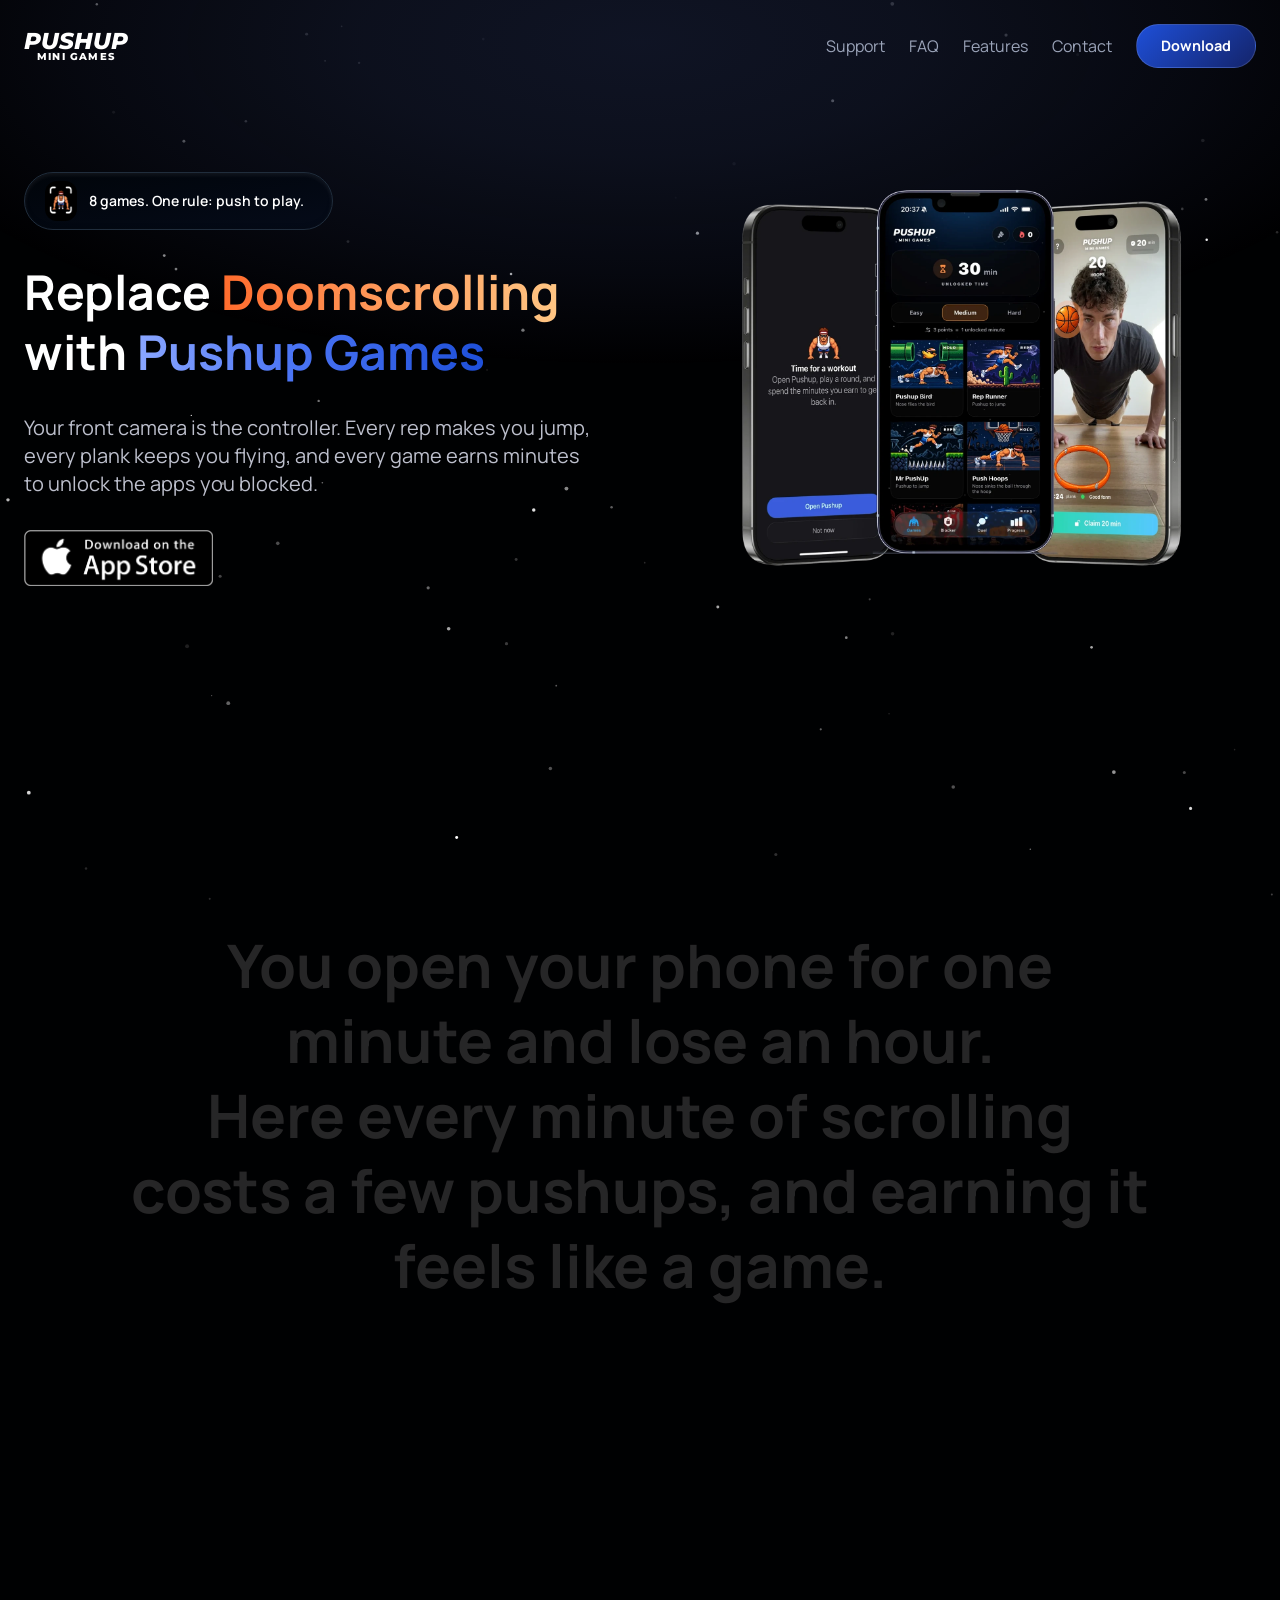
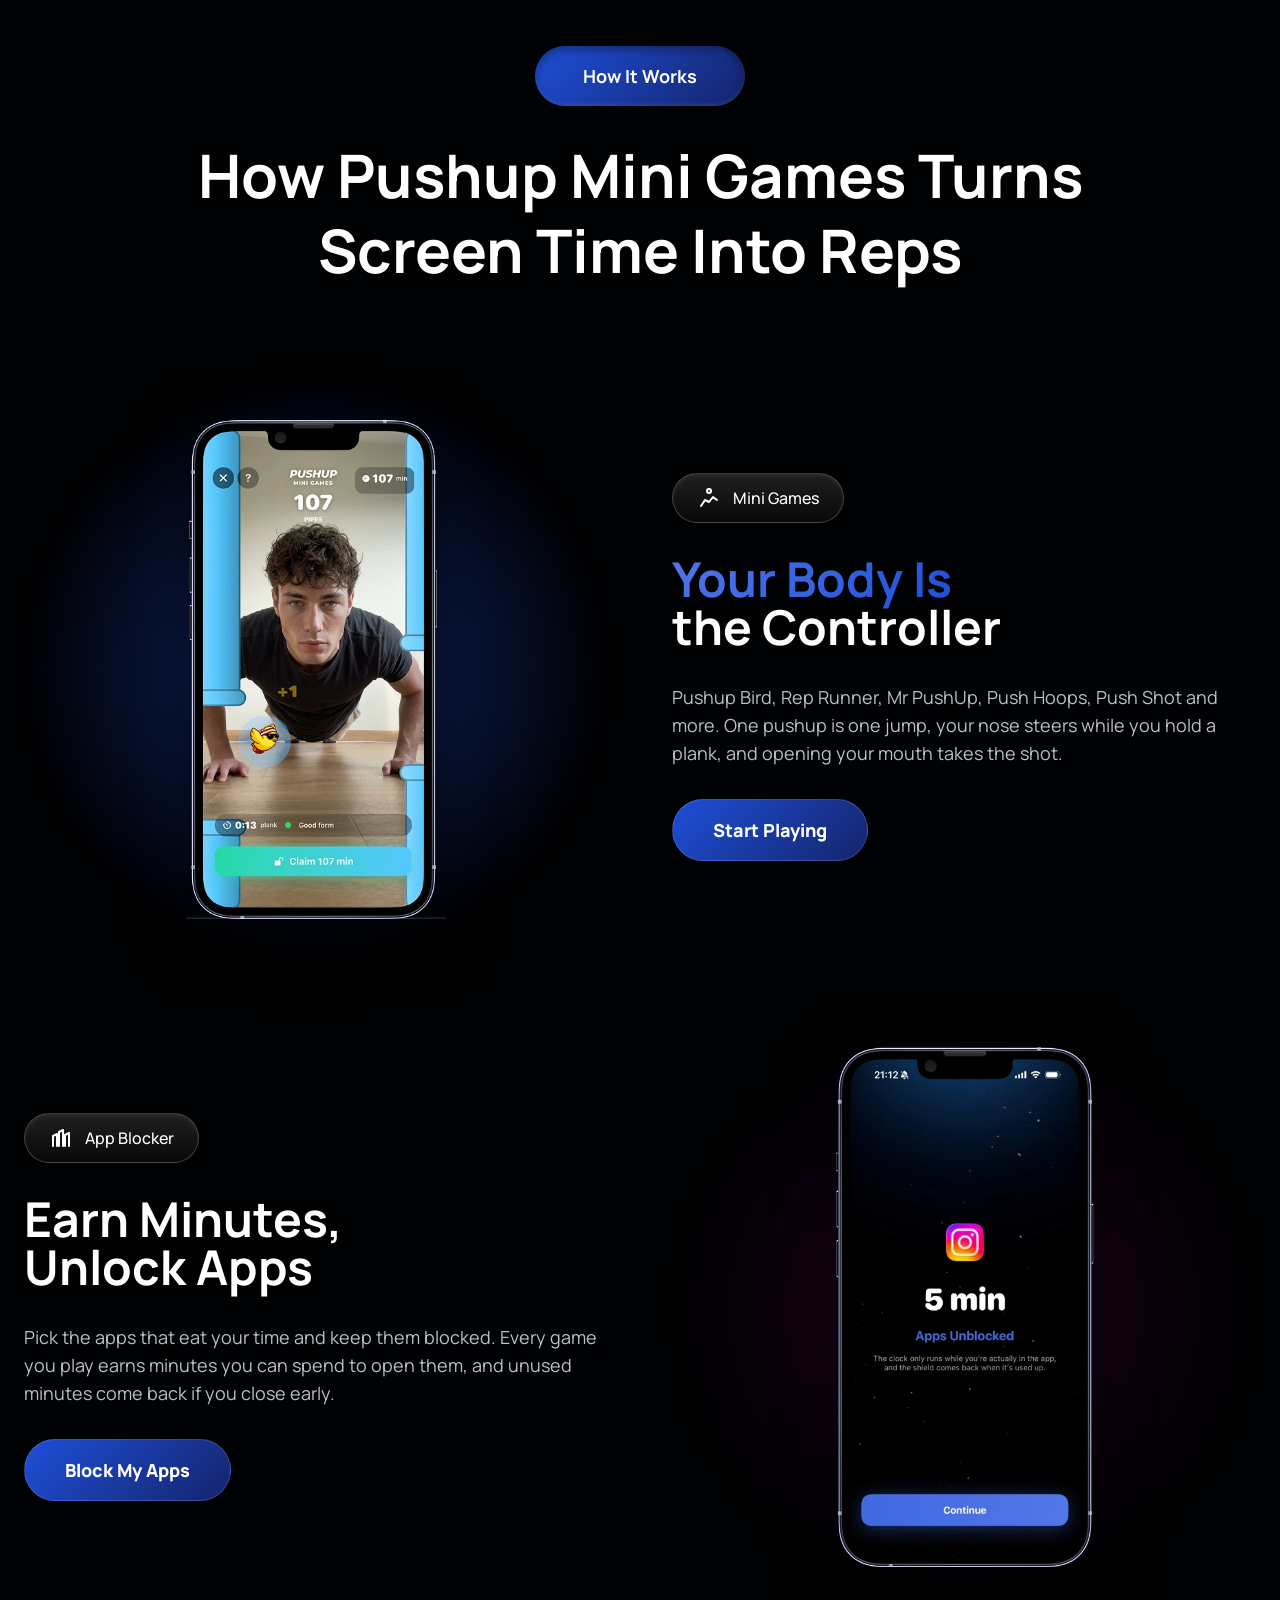
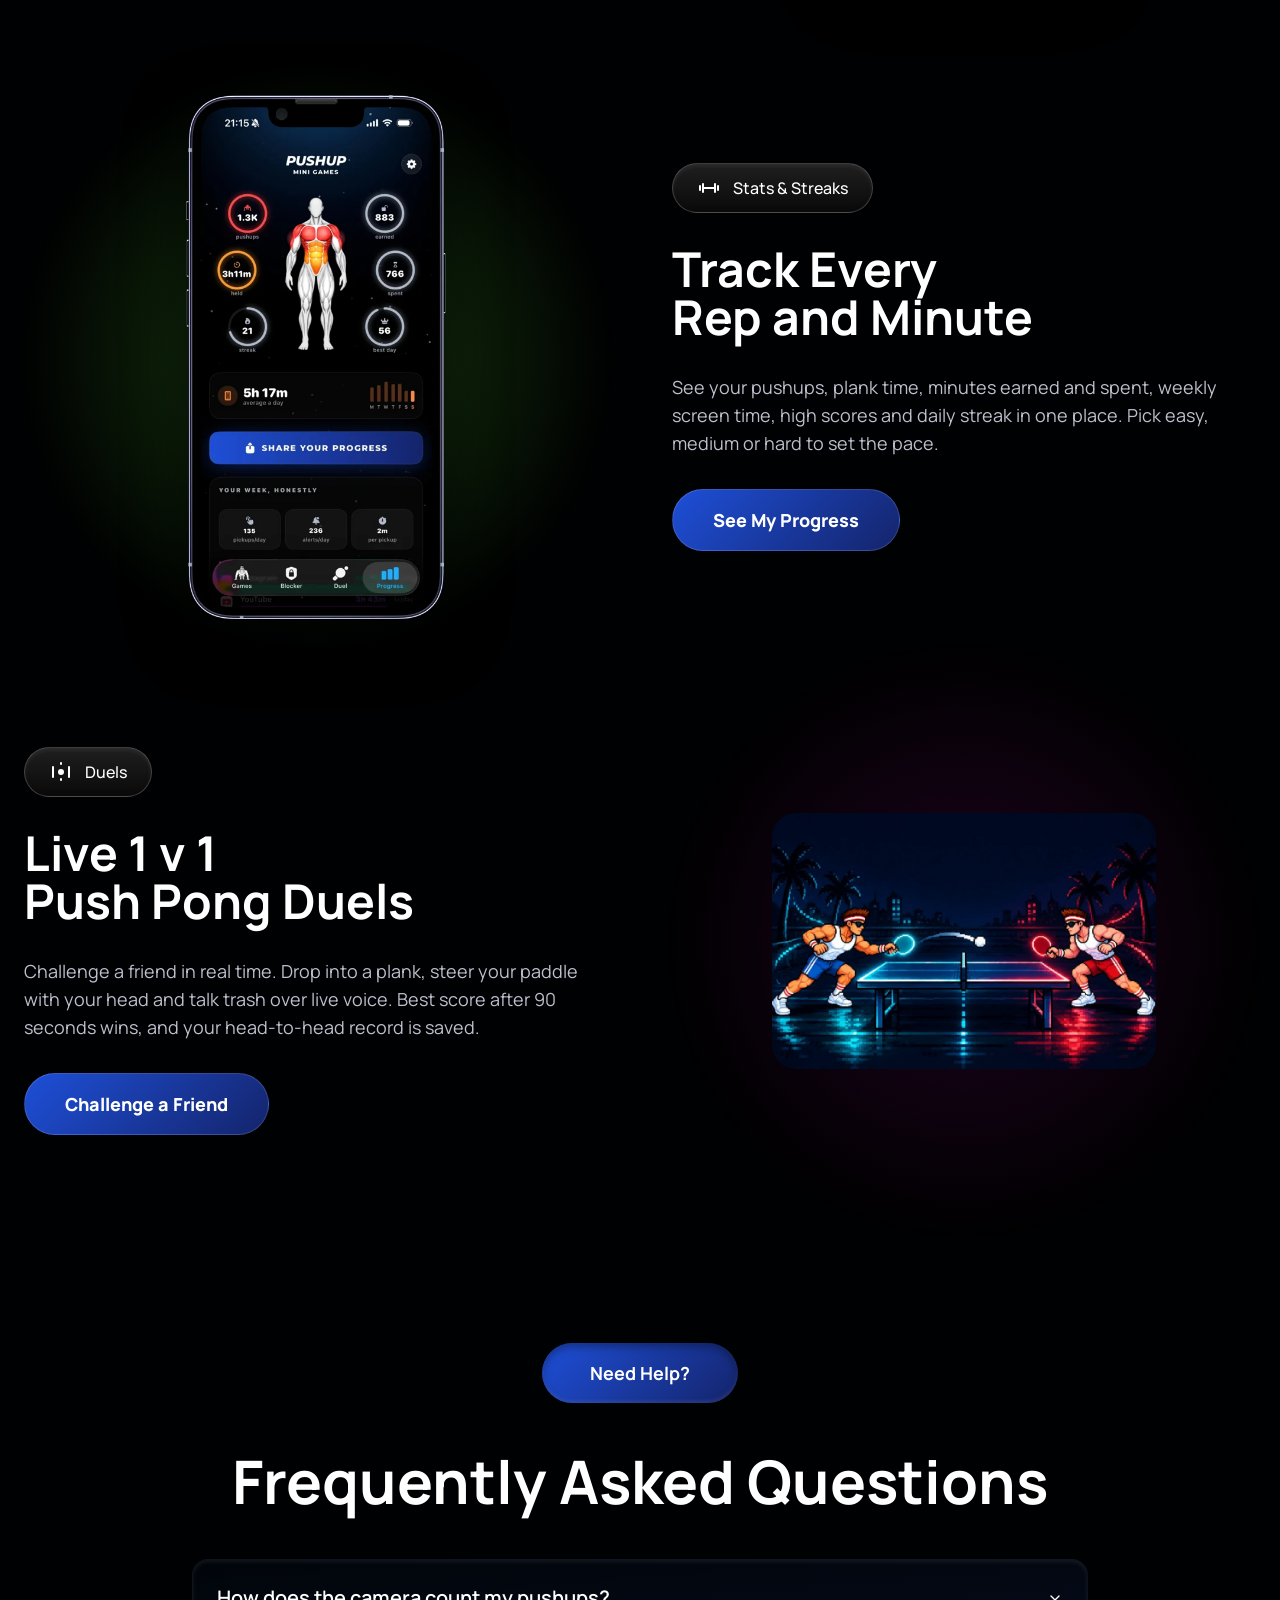
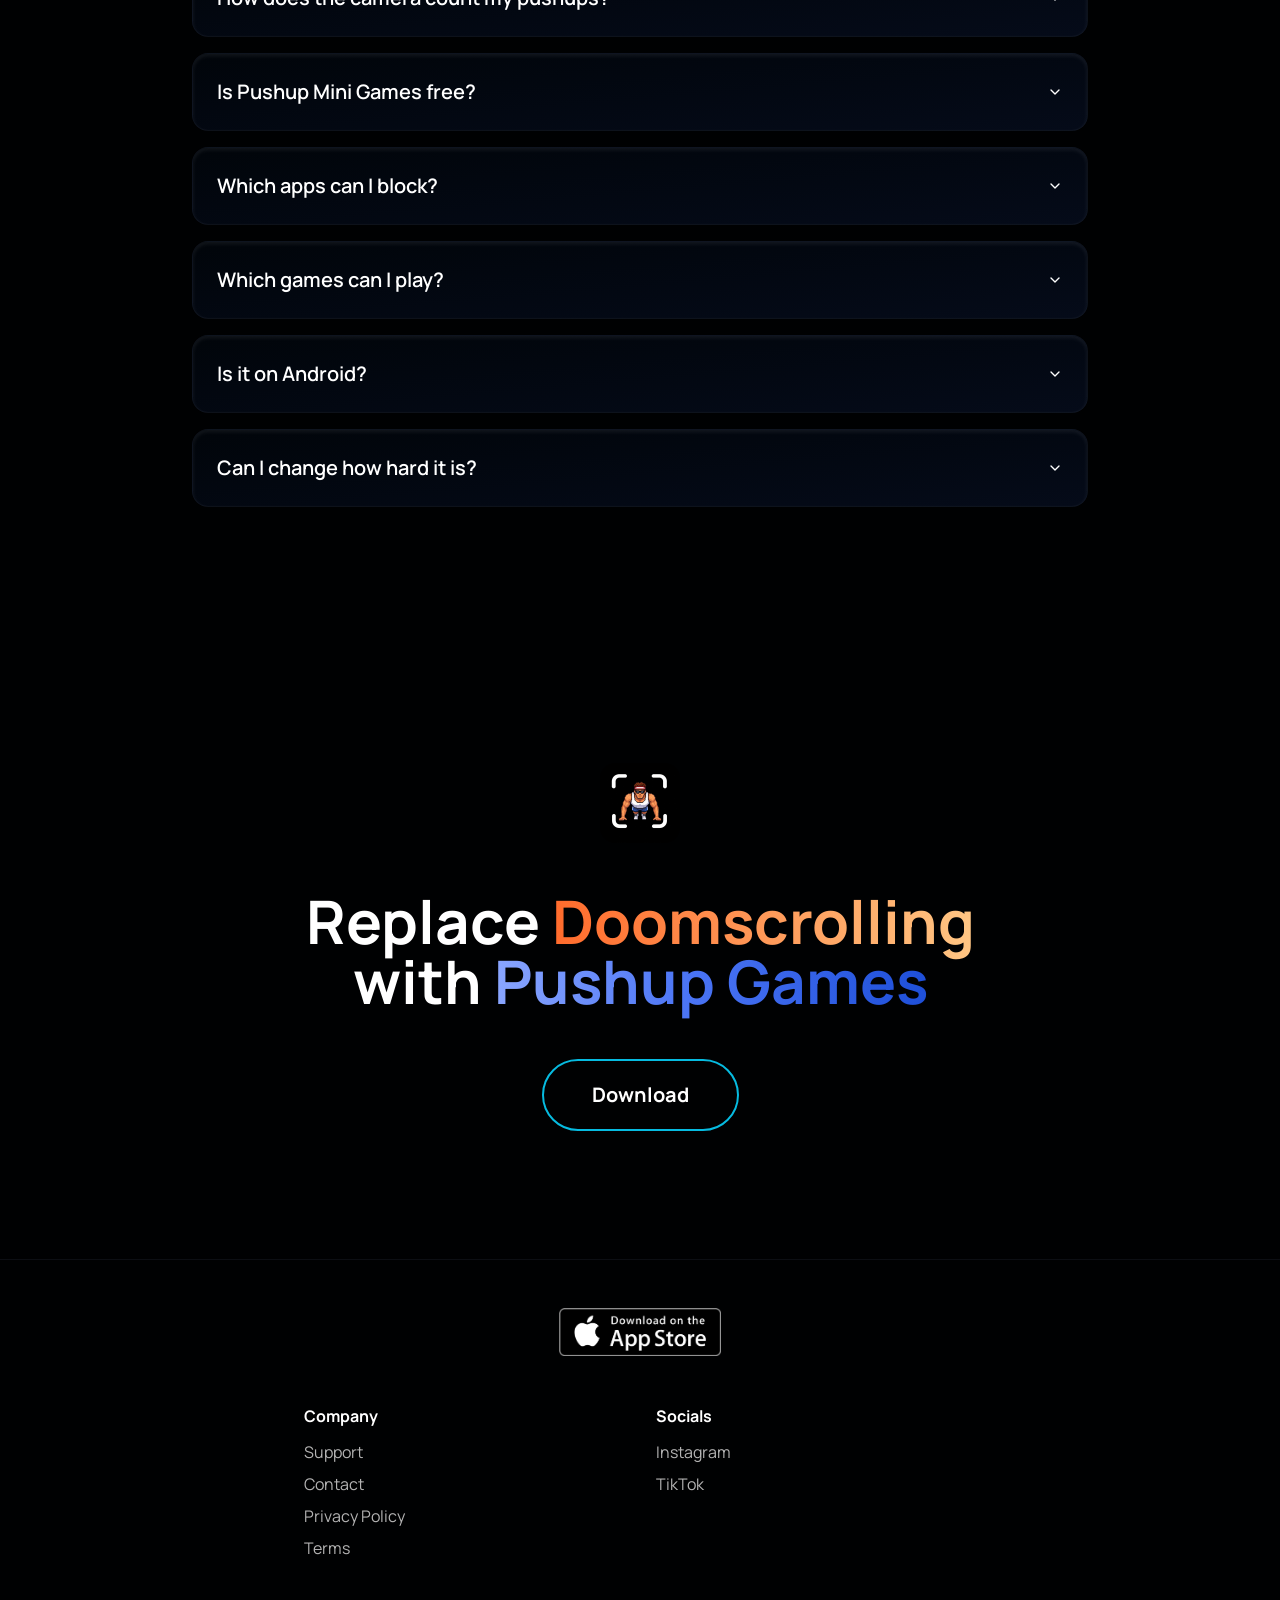
<file: index.html>
<html lang="en"><head>
    <meta charset="UTF-8">
    <meta name="viewport" content="width=device-width, initial-scale=1.0">

    <!-- Primary Meta Tags -->
    <title>Pushup Mini Games - Replace Doomscrolling with Pushup Games</title>
    <meta name="description" content="Play arcade mini games with your body. Pushups make you jump, planks keep you flying, every game earns minutes to unlock the apps you blocked, and you can duel friends live.">
    <meta name="robots" content="index, follow">
    <link rel="icon" href="image/app_icon.png" type="image/png">

    <!-- Open Graph / Facebook -->
    <meta property="og:type" content="website">
    <meta property="og:title" content="Pushup Mini Games - Arcade Games You Play With Pushups">
    <meta property="og:description" content="Play arcade mini games with your body. Pushups make you jump, planks keep you flying, and every game earns minutes to unlock the apps you blocked.">
    <meta property="og:site_name" content="Pushup Mini Games">
    <meta property="og:locale" content="en_US">

    <!-- Twitter -->
    <meta name="twitter:card" content="summary_large_image">
    <meta name="twitter:title" content="Pushup Mini Games - Arcade Games You Play With Pushups">
    <meta name="twitter:description" content="Play arcade mini games with your body. Pushups make you jump, planks keep you flying, and every game earns minutes to unlock the apps you blocked.">

    <!-- iOS Meta Tags -->
    <meta name="apple-mobile-web-app-capable" content="yes">
    <meta name="apple-mobile-web-app-status-bar-style" content="black-translucent">
    <meta name="apple-mobile-web-app-title" content="Pushup Mini Games">

    <!-- Theme Color -->
    <meta name="theme-color" content="#4169E1">

    <!-- Web App Manifest -->
    

    <!-- Structured Data -->
    

    <!-- FAQ Schema -->
    

    <link rel="preconnect" href="https://fonts.googleapis.com"><link rel="preconnect" href="https://fonts.gstatic.com" crossorigin><link href="https://fonts.googleapis.com/css2?family=Manrope:wght@400;500;600;700;800&family=Montserrat:ital,wght@0,800;1,800&display=swap" rel="stylesheet">
    
    
    <link rel="stylesheet" crossorigin="" href="css/index_dbzisb01.css">
  <link rel="stylesheet" href="css/brand.css"></head>

  <body>
    <div id="root"><a href="#main-content" class="focus:bg-background focus:text-foreground focus:ring-ring sr-only focus:not-sr-only focus:absolute focus:top-4 focus:left-4 focus:z-50 focus:rounded-md focus:px-4 focus:py-2 focus:shadow-lg focus:ring-2 focus:outline-hidden">Skip to main content</a><div class="bg-background font-manrope relative min-h-screen overflow-x-hidden"><header class="site-nav" role="banner"><a href="/" class="pmg-logo" aria-label="Pushup Mini Games home"><span class="pmg-logo-top">PUSHUP</span><span class="pmg-logo-bottom">MINI GAMES</span></a><nav class="site-nav-links" aria-label="Main navigation"><a href="mailto:pushupminigames@gmail.com">Support</a><a href="/faq">FAQ</a><a href="/#features-section">Features</a><a href="mailto:pushupminigames@gmail.com">Contact</a><a href="/#download" class="site-nav-cta">Download</a></nav><button class="site-nav-toggle" type="button" aria-label="Menu" aria-expanded="false"><span></span><span></span><span></span></button><div class="site-nav-menu" hidden></div></header><main id="main-content"><section id="download" class="relative z-10 px-6 py-6 lg:py-20" aria-label="Hero section"><div class="animate-fade-in pointer-events-none absolute top-[-275px] left-1/2 h-[450px] w-[900px] -translate-x-1/2 lg:top-[-375px] lg:h-[650px] lg:w-[1600px]" style="background: radial-gradient(rgb(17, 22, 40) 0%, rgba(17, 22, 40, 0.8) 25%, rgba(17, 22, 40, 0.4) 50%, transparent 70%); opacity: 0.9;"></div><div class="relative z-10 mx-auto max-w-7xl"><div class="flex flex-col gap-12 lg:flex-row lg:items-center lg:gap-8"><div class="flex-1 space-y-8"><div class="inline-flex items-center gap-2 rounded-full border border-[#202D3C] bg-linear-to-br from-[#01050A] to-[#050B19] px-3 py-1.5 sm:gap-3 sm:px-5 sm:py-2" style="box-shadow: rgba(255, 255, 255, 0.08) 0px 2px 4px 0px inset, rgba(0, 0, 0, 0.15) 0px -2px 4px 0px inset;"><picture><img alt="" class="h-8 w-8 rounded-lg sm:h-10 sm:w-10" src="image/app_icon.png"></picture><span class="pr-1 text-xs font-semibold text-white sm:pr-2 sm:text-sm">8 games. One rule: push to play.</span></div><h1 class="text-3xl leading-tight font-bold sm:text-4xl lg:text-5xl"><span class="whitespace-nowrap"><span class="text-foreground">Replace </span><span class="bg-linear-to-r from-[#FF6B2C] to-[#FFC684] bg-clip-text text-transparent">Doomscrolling</span></span><br><span class="whitespace-nowrap"><span class="text-foreground">with </span><span class="bg-clip-text text-transparent" style="background-image: linear-gradient(90deg, #8AA6FF 0%, #4A74F5 45%, #1E4FD8 100%);">Pushup Games</span></span></h1><p class="max-w-xl text-lg text-[#BCBFCC] lg:text-xl">Your front camera is the controller. Every rep makes you jump, every plank keeps you flying, and every game earns minutes to unlock the apps you blocked.</p><div class="flex flex-nowrap gap-3 sm:gap-4"><a href="#download" target="_blank" rel="noopener noreferrer" class="shrink-0"><img alt="Download on the App Store" class="h-11 transition-opacity hover:opacity-80 sm:h-14" src="image/download_appstore.png"></a></div></div><div class="flex flex-1 justify-center lg:items-center lg:justify-center"><picture><img alt="Pushup Mini Games on iPhone: blocked app shield, games list and Pushup Bird" class="h-auto w-full" style="max-width:min(88vw,460px)" fetchpriority="high" src="image/hero_phones.webp"></picture></div></div></div></section><section class="relative flex min-h-screen items-center justify-center px-6"><h2 class="max-w-5xl text-center text-4xl leading-tight font-bold md:text-5xl lg:text-6xl"><span class="transition-colors duration-200 text-foreground/15">You </span><span class="transition-colors duration-200 text-foreground/15">open </span><span class="transition-colors duration-200 text-foreground/15">your </span><span class="transition-colors duration-200 text-foreground/15">phone </span><span class="transition-colors duration-200 text-foreground/15">for </span><span class="transition-colors duration-200 text-foreground/15">one </span><span class="transition-colors duration-200 text-foreground/15">minute </span><span class="transition-colors duration-200 text-foreground/15">and </span><span class="transition-colors duration-200 text-foreground/15">lose </span><span class="transition-colors duration-200 text-foreground/15">an </span><span class="transition-colors duration-200 text-foreground/15">hour. </span><br><span class="transition-colors duration-200 text-foreground/15">Here </span><span class="transition-colors duration-200 text-foreground/15">every </span><span class="transition-colors duration-200 text-foreground/15">minute </span><span class="transition-colors duration-200 text-foreground/15">of </span><span class="transition-colors duration-200 text-foreground/15">scrolling </span><span class="transition-colors duration-200 text-foreground/15">costs </span><span class="transition-colors duration-200 text-foreground/15">a </span><span class="transition-colors duration-200 text-foreground/15">few </span><span class="transition-colors duration-200 text-foreground/15">pushups, </span><span class="transition-colors duration-200 text-foreground/15">and </span><span class="transition-colors duration-200 text-foreground/15">earning </span><span class="transition-colors duration-200 text-foreground/15">it </span><span class="transition-colors duration-200 text-foreground/15">feels </span><span class="transition-colors duration-200 text-foreground/15">like </span><span class="transition-colors duration-200 text-foreground/15">a </span><span class="transition-colors duration-200 text-foreground/15">game. </span></h2></section><section id="features-section" class="relative z-10 space-y-32 overflow-visible py-20" aria-labelledby="features-heading"><div class="space-y-8 px-6 text-center"><div class="flex justify-center"><span class="inline-block rounded-full px-12 py-4 text-lg font-bold text-white" style="background: linear-gradient(135deg, #1E4FD8 0%, #14246B 100%); box-shadow: rgba(0, 0, 0, 0.35) 0px 4px 8px inset, rgba(255, 255, 255, 0.1) 0px -2px 4px inset;">How It Works</span></div><h2 class="text-foreground mx-auto max-w-5xl text-4xl leading-tight font-bold md:text-5xl lg:text-6xl">How Pushup Mini Games Turns Screen Time Into Reps</h2></div><div class="relative mx-auto flex max-w-7xl flex-col px-6 lg:flex-row lg:items-center lg:gap-16 "><div class="relative mb-8 flex flex-1 justify-center lg:mb-0"><div class="pointer-events-none absolute top-1/2 left-1/2 -z-10 h-[600px] w-[600px] -translate-x-1/2 -translate-y-1/2" style="background: radial-gradient(circle, rgba(30, 79, 216, 0.5) 0%, rgba(30, 79, 216, 0) 70%);"></div><picture><img alt="Pushup Bird: your nose flies the bird through the pipes" class="relative z-10 h-auto w-[75%] min-[400px]:w-[80%] min-[500px]:w-[85%] sm:w-full sm:max-w-xs lg:max-w-sm" loading="lazy" src="image/shot_pushup_bird.webp" style="width:min(62vw,260px);max-width:260px;filter:drop-shadow(0 18px 30px rgba(0,0,0,.55))"></picture></div><div class="flex flex-1 flex-col items-center space-y-8 text-center lg:items-start lg:text-left"><div class="inline-flex items-center gap-3 rounded-full border border-white/20 px-6 py-3" style="background: linear-gradient(rgba(255, 255, 255, 0.12) 0%, rgba(255, 255, 255, 0.04) 100%); box-shadow: rgba(255, 255, 255, 0.08) 0px 2px 4px 0px inset, rgba(0, 0, 0, 0.15) 0px -2px 4px 0px inset;"><img alt="" class="h-6 w-6" src="image/icon_detection.svg"><span class="text-foreground font-medium">Mini Games</span></div><h3 class="max-w-2xl text-3xl font-bold md:text-4xl lg:text-5xl"><span class="bg-clip-text text-transparent" style="background-image: linear-gradient(135deg, #5277E8 0%, #1E4FD8 100%);">Your Body Is</span><br><span class="text-white">the Controller</span></h3><p class="max-w-xl text-lg" style="color: rgb(188, 191, 204);">Pushup Bird, Rep Runner, Mr PushUp, Push Hoops, Push Shot and more. One pushup is one jump, your nose steers while you hold a plank, and opening your mouth takes the shot.</p><a href="#download" class="inline-block rounded-full" style="background: linear-gradient(135deg, #1E4FD8 0%, #14246B 100%); border: 1px solid rgba(255, 255, 255, 0.14);"><div class="rounded-full px-10 py-4 text-lg font-extrabold text-white transition-opacity hover:opacity-80">Start Playing</div></a></div></div><div class="relative mx-auto flex max-w-7xl flex-col px-6 lg:flex-row lg:items-center lg:gap-16 lg:flex-row-reverse"><div class="relative mb-8 flex flex-1 justify-center lg:mb-0"><div class="pointer-events-none absolute top-1/2 left-1/2 -z-10 h-[600px] w-[600px] -translate-x-1/2 -translate-y-1/2" style="background: radial-gradient(circle, rgba(61, 7, 60, 0.5) 0%, rgba(61, 7, 60, 0) 70%);"></div><picture><img alt="Apps unblocked for 5 minutes" class="relative z-10 h-auto w-[75%] min-[400px]:w-[80%] min-[500px]:w-[85%] sm:w-full sm:max-w-xs lg:max-w-sm" loading="lazy" src="image/shot_unblocked.webp" style="width:min(62vw,260px);max-width:260px;filter:drop-shadow(0 18px 30px rgba(0,0,0,.55))"></picture></div><div class="flex flex-1 flex-col items-center space-y-8 text-center lg:items-start lg:text-left"><div class="inline-flex items-center gap-3 rounded-full border border-white/20 px-6 py-3" style="background: linear-gradient(rgba(255, 255, 255, 0.12) 0%, rgba(255, 255, 255, 0.04) 100%); box-shadow: rgba(255, 255, 255, 0.08) 0px 2px 4px 0px inset, rgba(0, 0, 0, 0.15) 0px -2px 4px 0px inset;"><img alt="" class="h-6 w-6" src="image/icon_journey.svg"><span class="text-foreground font-medium">App Blocker</span></div><h3 class="max-w-2xl text-3xl font-bold md:text-4xl lg:text-5xl"><span class="text-white">Earn Minutes,</span><br><span class="text-white">Unlock Apps</span></h3><p class="max-w-xl text-lg" style="color: rgb(188, 191, 204);">Pick the apps that eat your time and keep them blocked. Every game you play earns minutes you can spend to open them, and unused minutes come back if you close early.</p><a href="#download" class="inline-block rounded-full" style="background: linear-gradient(135deg, #1E4FD8 0%, #14246B 100%); border: 1px solid rgba(255, 255, 255, 0.14);"><div class="rounded-full px-10 py-4 text-lg font-extrabold text-white transition-opacity hover:opacity-80">Block My Apps</div></a></div></div><div class="relative mx-auto flex max-w-7xl flex-col px-6 lg:flex-row lg:items-center lg:gap-16 "><div class="relative mb-8 flex flex-1 justify-center lg:mb-0"><div class="pointer-events-none absolute top-1/2 left-1/2 -z-10 h-[600px] w-[600px] -translate-x-1/2 -translate-y-1/2" style="background: radial-gradient(circle, rgba(49, 125, 31, 0.5) 0%, rgba(49, 125, 31, 0) 70%);"></div><picture><img alt="Progress tab with pushups, plank time, minutes and streak" class="relative z-10 h-auto w-[75%] min-[400px]:w-[80%] min-[500px]:w-[85%] sm:w-full sm:max-w-xs lg:max-w-sm" loading="lazy" src="image/shot_progress.webp" style="width:min(62vw,260px);max-width:260px;filter:drop-shadow(0 18px 30px rgba(0,0,0,.55))"></picture></div><div class="flex flex-1 flex-col items-center space-y-8 text-center lg:items-start lg:text-left"><div class="inline-flex items-center gap-3 rounded-full border border-white/20 px-6 py-3" style="background: linear-gradient(rgba(255, 255, 255, 0.12) 0%, rgba(255, 255, 255, 0.04) 100%); box-shadow: rgba(255, 255, 255, 0.08) 0px 2px 4px 0px inset, rgba(0, 0, 0, 0.15) 0px -2px 4px 0px inset;"><img alt="" class="h-6 w-6" src="image/icon_workouts.svg"><span class="text-foreground font-medium">Stats &amp; Streaks</span></div><h3 class="max-w-2xl text-3xl font-bold md:text-4xl lg:text-5xl"><span class="text-white">Track Every</span><br><span class="text-white">Rep and Minute</span></h3><p class="max-w-xl text-lg" style="color: rgb(188, 191, 204);">See your pushups, plank time, minutes earned and spent, weekly screen time, high scores and daily streak in one place. Pick easy, medium or hard to set the pace.</p><a href="#download" class="inline-block rounded-full" style="background: linear-gradient(135deg, #1E4FD8 0%, #14246B 100%); border: 1px solid rgba(255, 255, 255, 0.14);"><div class="rounded-full px-10 py-4 text-lg font-extrabold text-white transition-opacity hover:opacity-80">See My Progress</div></a></div></div><div class="relative mx-auto flex max-w-7xl flex-col px-6 lg:flex-row lg:items-center lg:gap-16 lg:flex-row-reverse"><div class="relative mb-8 flex flex-1 justify-center lg:mb-0"><div class="pointer-events-none absolute top-1/2 left-1/2 -z-10 h-[600px] w-[600px] -translate-x-1/2 -translate-y-1/2" style="background: radial-gradient(circle, rgba(61, 7, 60, 0.5) 0%, rgba(61, 7, 60, 0) 70%);"></div><picture class="flex w-full justify-center"><img alt="Push Pong duel" class="relative z-10 h-auto w-[75%] min-[400px]:w-[80%] min-[500px]:w-[85%] sm:w-full sm:max-w-xs lg:max-w-sm" loading="lazy" src="image/game_duel.jpg" style="border-radius:24px"></picture></div><div class="flex flex-1 flex-col items-center space-y-8 text-center lg:items-start lg:text-left"><div class="inline-flex items-center gap-3 rounded-full border border-white/20 px-6 py-3" style="background: linear-gradient(rgba(255, 255, 255, 0.12) 0%, rgba(255, 255, 255, 0.04) 100%); box-shadow: rgba(255, 255, 255, 0.08) 0px 2px 4px 0px inset, rgba(0, 0, 0, 0.15) 0px -2px 4px 0px inset;"><img alt="" class="h-6 w-6" src="image/icon_duel.svg"><span class="text-foreground font-medium">Duels</span></div><h3 class="max-w-2xl text-3xl font-bold md:text-4xl lg:text-5xl"><span class="text-white">Live 1 v 1</span><br><span class="text-white">Push Pong Duels</span></h3><p class="max-w-xl text-lg" style="color: rgb(188, 191, 204);">Challenge a friend in real time. Drop into a plank, steer your paddle with your head and talk trash over live voice. Best score after 90 seconds wins, and your head-to-head record is saved.</p><a href="#download" class="inline-block rounded-full" style="background: linear-gradient(135deg, #1E4FD8 0%, #14246B 100%); border: 1px solid rgba(255, 255, 255, 0.14);"><div class="rounded-full px-10 py-4 text-lg font-extrabold text-white transition-opacity hover:opacity-80">Challenge a Friend</div></a></div></div></section><section class="relative z-10 px-6 py-32" aria-labelledby="faq-heading"><div class="mx-auto max-w-4xl space-y-12"><div class="flex justify-center"><span class="inline-block rounded-full px-12 py-4 text-lg font-bold text-white" style="background: linear-gradient(135deg, #1E4FD8 0%, #14246B 100%); box-shadow: rgba(0, 0, 0, 0.35) 0px 4px 8px inset, rgba(255, 255, 255, 0.1) 0px -2px 4px inset;">Need Help?</span></div><h2 id="faq-heading" class="text-foreground text-center text-4xl font-bold md:text-5xl lg:text-6xl">Frequently Asked Questions</h2><div class="w-full space-y-4" data-orientation="vertical"><div data-state="closed" data-orientation="vertical" class="border-border/30 rounded-2xl border bg-linear-to-br from-[#01050A] to-[#050B19] px-6 py-2" style="box-shadow: rgba(255, 255, 255, 0.08) 0px 2px 4px 0px inset;"><h3 data-orientation="vertical" data-state="closed" class="flex"><button type="button" aria-expanded="false" data-state="closed" data-orientation="vertical" id="radix-_r_3_" class="flex flex-1 items-center justify-between py-4 transition-all [&amp;[data-state=open]&gt;svg]:rotate-180 text-foreground text-left text-lg font-semibold hover:no-underline md:text-xl" data-radix-collection-item="">How does the camera count my pushups?<svg xmlns="http://www.w3.org/2000/svg" width="24" height="24" viewBox="0 0 24 24" fill="none" stroke="currentColor" stroke-width="2" stroke-linecap="round" stroke-linejoin="round" class="lucide lucide-chevron-down h-4 w-4 shrink-0 transition-transform duration-200" aria-hidden="true"><path d="m6 9 6 6 6-6"></path></svg></button></h3><div data-state="closed" id="radix-_r_4_" hidden="" role="region" aria-labelledby="radix-_r_3_" data-orientation="vertical" class="data-[state=closed]:animate-accordion-up data-[state=open]:animate-accordion-down overflow-hidden text-sm transition-all" style="--radix-accordion-content-height: var(--radix-collapsible-content-height); --radix-accordion-content-width: var(--radix-collapsible-content-width);"></div></div><div data-state="closed" data-orientation="vertical" class="border-border/30 rounded-2xl border bg-linear-to-br from-[#01050A] to-[#050B19] px-6 py-2" style="box-shadow: rgba(255, 255, 255, 0.08) 0px 2px 4px 0px inset;"><h3 data-orientation="vertical" data-state="closed" class="flex"><button type="button" aria-expanded="false" data-state="closed" data-orientation="vertical" id="radix-_r_5_" class="flex flex-1 items-center justify-between py-4 transition-all [&amp;[data-state=open]&gt;svg]:rotate-180 text-foreground text-left text-lg font-semibold hover:no-underline md:text-xl" data-radix-collection-item="">Is Pushup Mini Games free?<svg xmlns="http://www.w3.org/2000/svg" width="24" height="24" viewBox="0 0 24 24" fill="none" stroke="currentColor" stroke-width="2" stroke-linecap="round" stroke-linejoin="round" class="lucide lucide-chevron-down h-4 w-4 shrink-0 transition-transform duration-200" aria-hidden="true"><path d="m6 9 6 6 6-6"></path></svg></button></h3><div data-state="closed" id="radix-_r_6_" hidden="" role="region" aria-labelledby="radix-_r_5_" data-orientation="vertical" class="data-[state=closed]:animate-accordion-up data-[state=open]:animate-accordion-down overflow-hidden text-sm transition-all" style="--radix-accordion-content-height: var(--radix-collapsible-content-height); --radix-accordion-content-width: var(--radix-collapsible-content-width);"></div></div><div data-state="closed" data-orientation="vertical" class="border-border/30 rounded-2xl border bg-linear-to-br from-[#01050A] to-[#050B19] px-6 py-2" style="box-shadow: rgba(255, 255, 255, 0.08) 0px 2px 4px 0px inset;"><h3 data-orientation="vertical" data-state="closed" class="flex"><button type="button" aria-expanded="false" data-state="closed" data-orientation="vertical" id="radix-_r_7_" class="flex flex-1 items-center justify-between py-4 transition-all [&amp;[data-state=open]&gt;svg]:rotate-180 text-foreground text-left text-lg font-semibold hover:no-underline md:text-xl" data-radix-collection-item="">Which apps can I block?<svg xmlns="http://www.w3.org/2000/svg" width="24" height="24" viewBox="0 0 24 24" fill="none" stroke="currentColor" stroke-width="2" stroke-linecap="round" stroke-linejoin="round" class="lucide lucide-chevron-down h-4 w-4 shrink-0 transition-transform duration-200" aria-hidden="true"><path d="m6 9 6 6 6-6"></path></svg></button></h3><div data-state="closed" id="radix-_r_8_" hidden="" role="region" aria-labelledby="radix-_r_7_" data-orientation="vertical" class="data-[state=closed]:animate-accordion-up data-[state=open]:animate-accordion-down overflow-hidden text-sm transition-all" style="--radix-accordion-content-height: var(--radix-collapsible-content-height); --radix-accordion-content-width: var(--radix-collapsible-content-width);"></div></div><div data-state="closed" data-orientation="vertical" class="border-border/30 rounded-2xl border bg-linear-to-br from-[#01050A] to-[#050B19] px-6 py-2" style="box-shadow: rgba(255, 255, 255, 0.08) 0px 2px 4px 0px inset;"><h3 data-orientation="vertical" data-state="closed" class="flex"><button type="button" aria-expanded="false" data-state="closed" data-orientation="vertical" id="radix-_r_9_" class="flex flex-1 items-center justify-between py-4 transition-all [&amp;[data-state=open]&gt;svg]:rotate-180 text-foreground text-left text-lg font-semibold hover:no-underline md:text-xl" data-radix-collection-item="">Which games can I play?<svg xmlns="http://www.w3.org/2000/svg" width="24" height="24" viewBox="0 0 24 24" fill="none" stroke="currentColor" stroke-width="2" stroke-linecap="round" stroke-linejoin="round" class="lucide lucide-chevron-down h-4 w-4 shrink-0 transition-transform duration-200" aria-hidden="true"><path d="m6 9 6 6 6-6"></path></svg></button></h3><div data-state="closed" id="radix-_r_a_" hidden="" role="region" aria-labelledby="radix-_r_9_" data-orientation="vertical" class="data-[state=closed]:animate-accordion-up data-[state=open]:animate-accordion-down overflow-hidden text-sm transition-all" style="--radix-accordion-content-height: var(--radix-collapsible-content-height); --radix-accordion-content-width: var(--radix-collapsible-content-width);"></div></div><div data-state="closed" data-orientation="vertical" class="border-border/30 rounded-2xl border bg-linear-to-br from-[#01050A] to-[#050B19] px-6 py-2" style="box-shadow: rgba(255, 255, 255, 0.08) 0px 2px 4px 0px inset;"><h3 data-orientation="vertical" data-state="closed" class="flex"><button type="button" aria-expanded="false" data-state="closed" data-orientation="vertical" id="radix-_r_b_" class="flex flex-1 items-center justify-between py-4 transition-all [&amp;[data-state=open]&gt;svg]:rotate-180 text-foreground text-left text-lg font-semibold hover:no-underline md:text-xl" data-radix-collection-item="">Is it on Android?<svg xmlns="http://www.w3.org/2000/svg" width="24" height="24" viewBox="0 0 24 24" fill="none" stroke="currentColor" stroke-width="2" stroke-linecap="round" stroke-linejoin="round" class="lucide lucide-chevron-down h-4 w-4 shrink-0 transition-transform duration-200" aria-hidden="true"><path d="m6 9 6 6 6-6"></path></svg></button></h3><div data-state="closed" id="radix-_r_c_" hidden="" role="region" aria-labelledby="radix-_r_b_" data-orientation="vertical" class="data-[state=closed]:animate-accordion-up data-[state=open]:animate-accordion-down overflow-hidden text-sm transition-all" style="--radix-accordion-content-height: var(--radix-collapsible-content-height); --radix-accordion-content-width: var(--radix-collapsible-content-width);"></div></div><div data-state="closed" data-orientation="vertical" class="border-border/30 rounded-2xl border bg-linear-to-br from-[#01050A] to-[#050B19] px-6 py-2" style="box-shadow: rgba(255, 255, 255, 0.08) 0px 2px 4px 0px inset;"><h3 data-orientation="vertical" data-state="closed" class="flex"><button type="button" aria-expanded="false" data-state="closed" data-orientation="vertical" id="radix-_r_d_" class="flex flex-1 items-center justify-between py-4 transition-all [&amp;[data-state=open]&gt;svg]:rotate-180 text-foreground text-left text-lg font-semibold hover:no-underline md:text-xl" data-radix-collection-item="">Can I change how hard it is?<svg xmlns="http://www.w3.org/2000/svg" width="24" height="24" viewBox="0 0 24 24" fill="none" stroke="currentColor" stroke-width="2" stroke-linecap="round" stroke-linejoin="round" class="lucide lucide-chevron-down h-4 w-4 shrink-0 transition-transform duration-200" aria-hidden="true"><path d="m6 9 6 6 6-6"></path></svg></button></h3><div data-state="closed" id="radix-_r_e_" hidden="" role="region" aria-labelledby="radix-_r_d_" data-orientation="vertical" class="data-[state=closed]:animate-accordion-up data-[state=open]:animate-accordion-down overflow-hidden text-sm transition-all" style="--radix-accordion-content-height: var(--radix-collapsible-content-height); --radix-accordion-content-width: var(--radix-collapsible-content-width);"></div></div></div></div></section><section class="relative z-10 px-6 py-32" aria-label="Call to action"><div class="mx-auto max-w-4xl space-y-12 text-center"><div class="flex justify-center"><picture><img width="320" height="319" alt="Pushup Mini Games" class="h-20 w-20 rounded-2xl" loading="lazy" src="image/app_icon.png"></picture></div><h2 class="text-foreground text-4xl font-bold md:text-5xl lg:text-6xl">Replace <span class="bg-clip-text text-transparent" style="background-image: linear-gradient(90deg, #FF6B2C, #FFC684);">Doomscrolling</span><br>with <span class="bg-clip-text text-transparent" style="background-image: linear-gradient(90deg, #8AA6FF 0%, #4A74F5 45%, #1E4FD8 100%);">Pushup Games</span></h2><a href="#download" target="_blank" rel="noopener noreferrer" class="border-primary text-foreground hover:bg-primary/10 inline-block rounded-full border-2 px-12 py-5 text-xl font-bold transition-colors">Download</a></div></section></main><footer class="border-border/30 relative z-10 border-t px-6 py-12" role="contentinfo"><div class="mx-auto max-w-7xl space-y-12"><div class="flex flex-wrap justify-center gap-4"><a href="#download" target="_blank" rel="noopener noreferrer"><img alt="Download on the App Store" class="h-12 transition-opacity hover:opacity-80" loading="lazy" src="image/download_appstore.png"></a></div><div class="mx-auto grid max-w-2xl grid-cols-1 gap-8 text-center md:grid-cols-2 md:text-left"><div><h3 class="text-foreground mb-3 font-bold">Company</h3><div class="flex flex-col gap-2"><a href="mailto:pushupminigames@gmail.com" class="text-muted-foreground hover:text-foreground transition-colors">Support</a><a href="mailto:pushupminigames@gmail.com" class="text-muted-foreground hover:text-foreground transition-colors">Contact</a><a class="text-muted-foreground hover:text-foreground transition-colors" href="/privacy" data-discover="true">Privacy Policy</a><a class="text-muted-foreground hover:text-foreground transition-colors" href="#" data-discover="true">Terms</a></div></div><div><h3 class="text-foreground mb-3 font-bold">Socials</h3><div class="flex flex-col gap-2"><a href="#" target="_blank" rel="noopener noreferrer" class="text-muted-foreground hover:text-foreground transition-colors">Instagram</a><a href="#" target="_blank" rel="noopener noreferrer" class="text-muted-foreground hover:text-foreground transition-colors">TikTok</a></div></div></div></div></footer></div></div>
  

<span id="PING_CONTENT_PUSH_NOTIFICATION" style="display: none;"></span><script src="js/stars.js"></script>
<script src="js/nav.js"></script>
<script src="js/faq_data.js"></script>
<script src="js/site.js"></script>
</body></html>
</file>
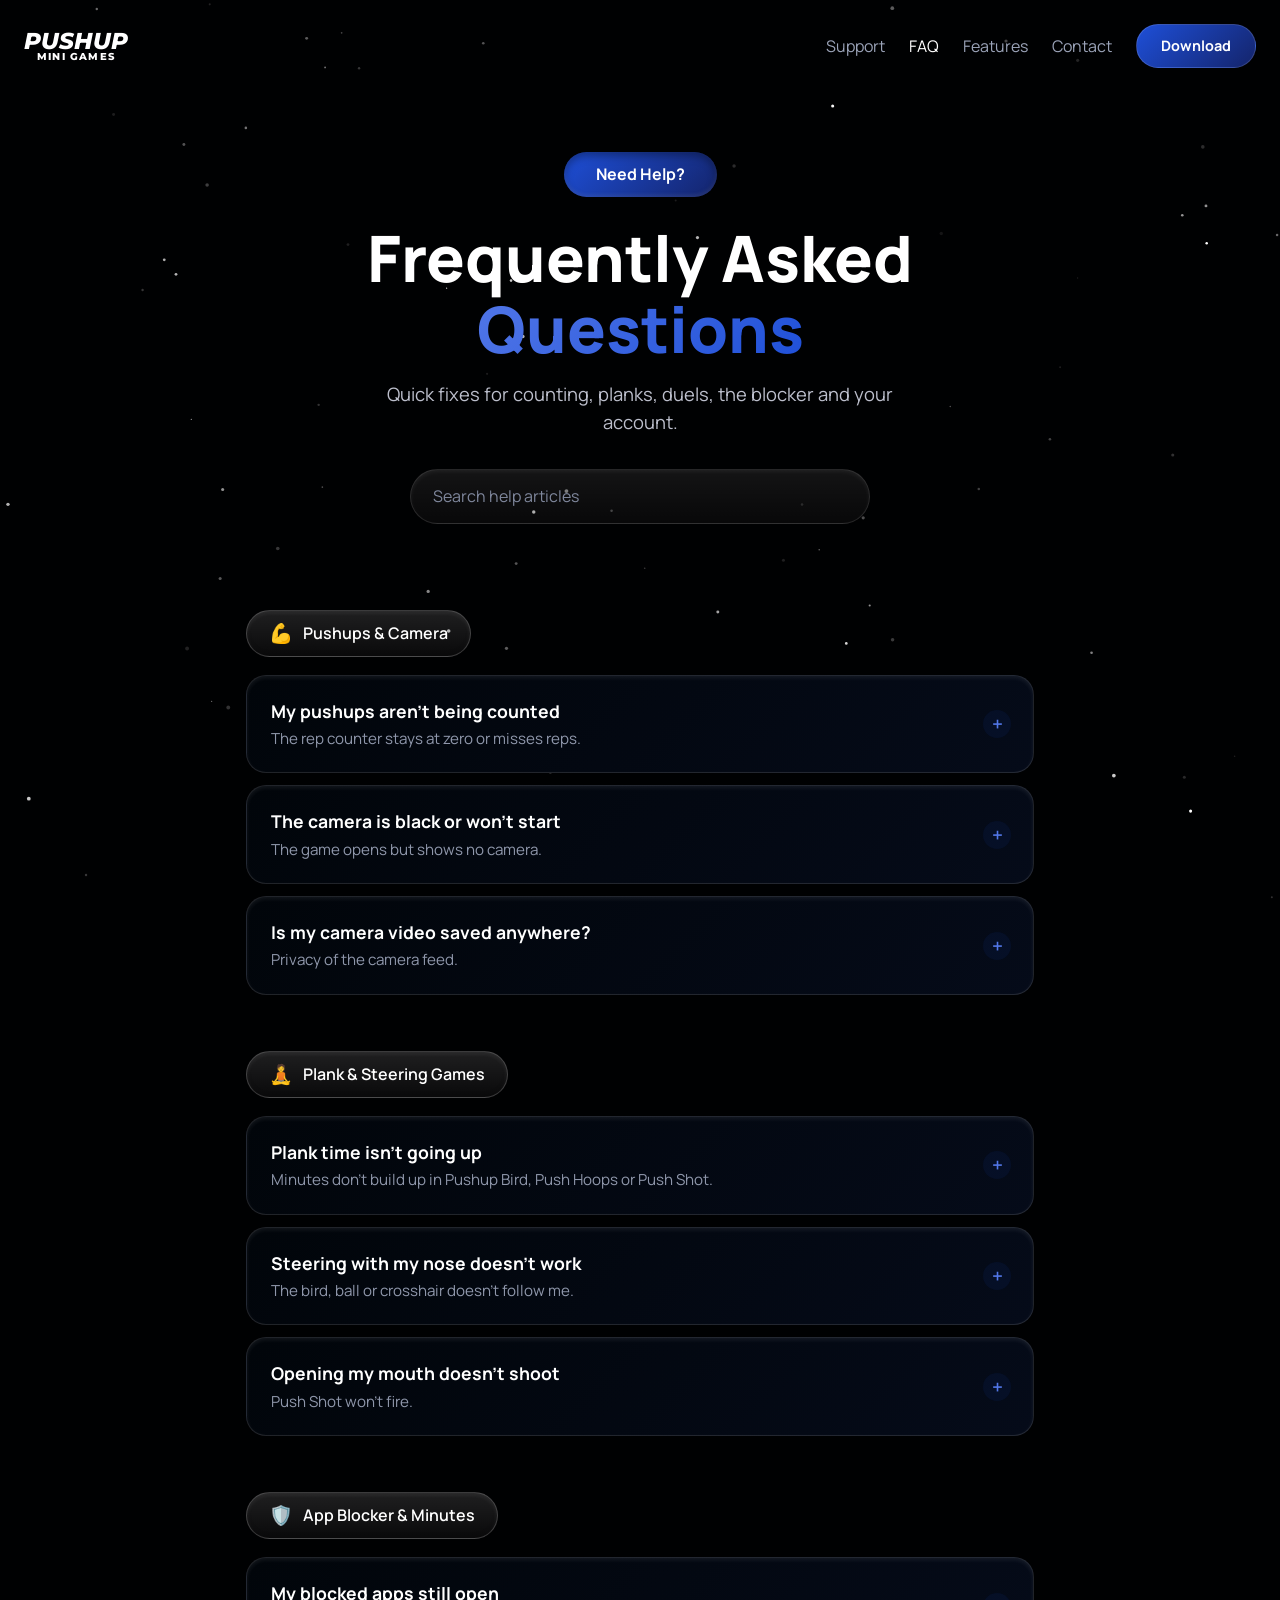
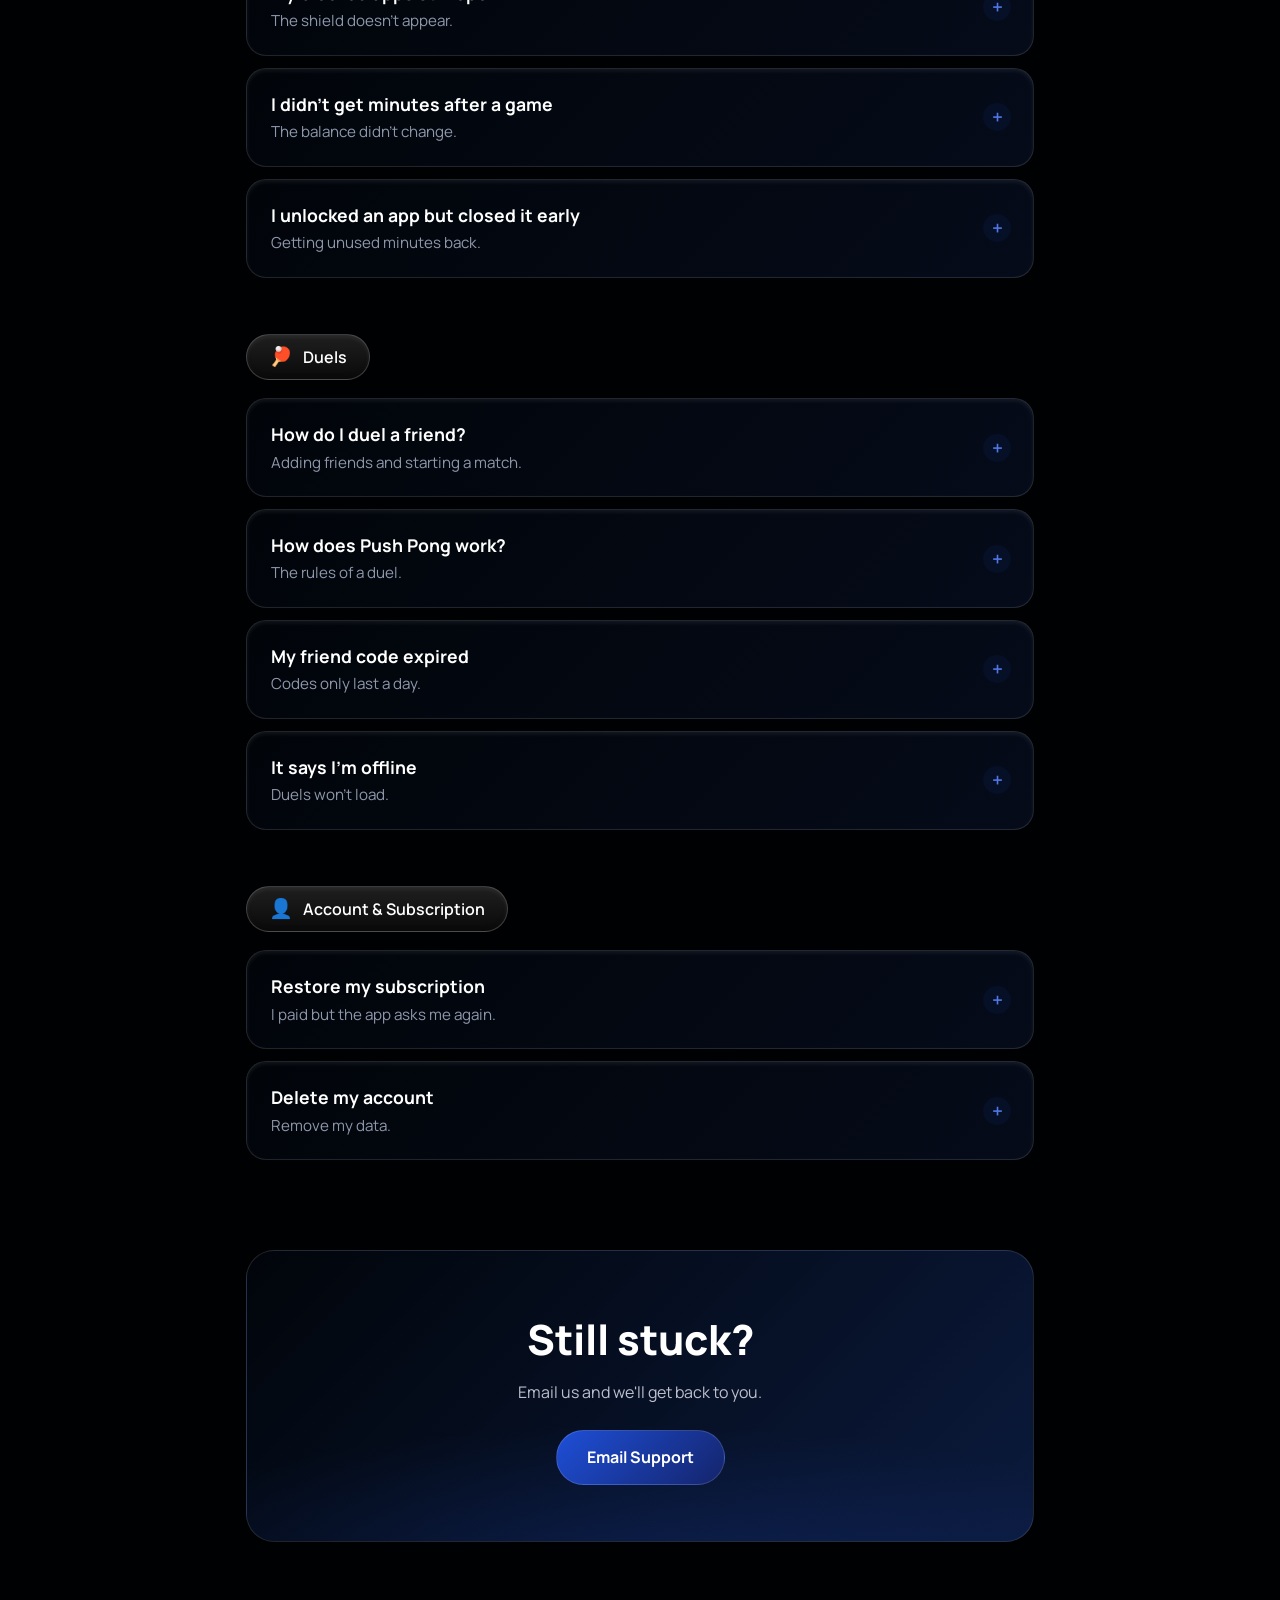
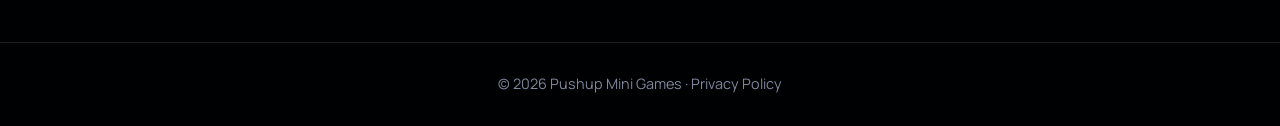
<file: faq.html>
<!doctype html>
<html lang="en">
<head>
  <meta charset="UTF-8">
  <meta name="viewport" content="width=device-width, initial-scale=1.0">
  <title>FAQ - Pushup Mini Games</title>
  <meta name="description" content="Fixes for the most common Pushup Mini Games problems: rep counting, planks, the app blocker, minutes and your account.">
  <meta name="theme-color" content="#4169E1">
  <link rel="icon" href="image/app_icon.png" type="image/png">
  <link rel="preconnect" href="https://fonts.googleapis.com">
  <link rel="preconnect" href="https://fonts.gstatic.com" crossorigin>
  <link href="https://fonts.googleapis.com/css2?family=Manrope:wght@400;500;600;700;800&family=Montserrat:ital,wght@0,800;1,800&display=swap" rel="stylesheet">
  <link rel="stylesheet" href="css/brand.css">
  <link rel="stylesheet" href="css/faq.css">
</head>
<body>
  <header class="site-nav" role="banner"><a href="/" class="pmg-logo" aria-label="Pushup Mini Games home"><span class="pmg-logo-top">PUSHUP</span><span class="pmg-logo-bottom">MINI GAMES</span></a><nav class="site-nav-links" aria-label="Main navigation"><a href="mailto:pushupminigames@gmail.com">Support</a><a href="/faq" class="active">FAQ</a><a href="/#features-section">Features</a><a href="mailto:pushupminigames@gmail.com">Contact</a><a href="/#download" class="site-nav-cta">Download</a></nav><button class="site-nav-toggle" type="button" aria-label="Menu" aria-expanded="false"><span></span><span></span><span></span></button><div class="site-nav-menu" hidden></div></header>

  <main>
    <section class="intro">
      <span class="eyebrow">Need Help?</span>
      <h1>Frequently Asked <span class="grad">Questions</span></h1>
      <p>Quick fixes for counting, planks, duels, the blocker and your account.</p>
      <input id="search" type="search" placeholder="Search help articles" aria-label="Search help articles">
    </section>

    <section class="group">
      <h2><span class="ico" aria-hidden="true">💪</span>Pushups &amp; Camera</h2>
      <details>
        <summary><span><strong>My pushups aren't being counted</strong><small>The rep counter stays at zero or misses reps.</small></span></summary>
        <div class="body">
          <p>A rep only counts after a full cycle: go down until your elbows are clearly bent, then push all the way back up with straight arms. Half reps are ignored.</p>
          <ul>
            <li>Place the phone on the floor a little in front of you, leaning back, so the front camera sees your shoulders, elbows and wrists from the side or at an angle.</li>
            <li>Use good light and avoid a bright window behind you.</li>
            <li>Wear clothes that contrast with the floor and background.</li>
            <li>If you see a "too close" message, move the phone further away.</li>
          </ul>
        </div>
      </details>
      <details>
        <summary><span><strong>The camera is black or won't start</strong><small>The game opens but shows no camera.</small></span></summary>
        <div class="body">
          <p>Open <em>Settings &gt; Pushup Mini Games</em> and turn on <strong>Camera</strong>. Then close the app fully and open it again. If another app is using the camera (a video call, for example), close it first.</p>
        </div>
      </details>
      <details>
        <summary><span><strong>Is my camera video saved anywhere?</strong><small>Privacy of the camera feed.</small></span></summary>
        <div class="body">
          <p>No. Pose and face tracking run on your iPhone using Apple's Vision framework. Video is never recorded or uploaded. Only your results (score, reps, plank time) are saved to your account.</p>
        </div>
      </details>
    </section>

    <section class="group">
      <h2><span class="ico" aria-hidden="true">🧘</span>Plank &amp; Steering Games</h2>
      <details>
        <summary><span><strong>Plank time isn't going up</strong><small>Minutes don't build up in Pushup Bird, Push Hoops or Push Shot.</small></span></summary>
        <div class="body">
          <p>Plank time only counts while you are in a real plank: shoulders, hips and ankles in a line, hands under your shoulders. If your hips sag or rise, or the camera can't see your body, the timer pauses.</p>
        </div>
      </details>
      <details>
        <summary><span><strong>Steering with my nose doesn't work</strong><small>The bird, ball or crosshair doesn't follow me.</small></span></summary>
        <div class="body">
          <p>Keep your face in view of the front camera and move your head up and down slowly. Glasses with strong reflections, a cap, or dim light can make face tracking lose you.</p>
        </div>
      </details>
      <details>
        <summary><span><strong>Opening my mouth doesn't shoot</strong><small>Push Shot won't fire.</small></span></summary>
        <div class="body">
          <p>Open your mouth wide for a moment, then close it. A small opening is not enough, so a normal talking movement won't fire by accident.</p>
        </div>
      </details>
    </section>

    <section class="group">
      <h2><span class="ico" aria-hidden="true">🛡️</span>App Blocker &amp; Minutes</h2>
      <details>
        <summary><span><strong>My blocked apps still open</strong><small>The shield doesn't appear.</small></span></summary>
        <div class="body">
          <p>The blocker uses Apple's Screen Time. Check that:</p>
          <ul>
            <li>You allowed Screen Time access when the app asked. If not, open <em>Settings &gt; Screen Time</em> and make sure it is on, then reopen Pushup Mini Games.</li>
            <li>The apps are selected on the Blocker tab.</li>
            <li>You don't have an active unlock window running. Blocking starts again when it ends.</li>
          </ul>
        </div>
      </details>
      <details>
        <summary><span><strong>I didn't get minutes after a game</strong><small>The balance didn't change.</small></span></summary>
        <div class="body">
          <p>Minutes are added when a game ends and your result reaches the server, so you need an internet connection. Each difficulty needs a set number of pushups or plank seconds per minute, so a very short round may not earn a whole minute.</p>
        </div>
      </details>
      <details>
        <summary><span><strong>I unlocked an app but closed it early</strong><small>Getting unused minutes back.</small></span></summary>
        <div class="body">
          <p>End the unlock from the Blocker tab. Any whole minutes you didn't use go back to your balance.</p>
        </div>
      </details>
    </section>

    <section class="group">
      <h2><span class="ico" aria-hidden="true">🏓</span>Duels</h2>
      <details>
        <summary><span><strong>How do I duel a friend?</strong><small>Adding friends and starting a match.</small></span></summary>
        <div class="body">
          <p>Open the Duels tab and tap <strong>Get your friend code</strong>. Send the 6-character code to a friend; once they enter it, you're friends. Then tap <strong>Duel</strong> next to their name. They get an invite and have a few seconds to accept.</p>
        </div>
      </details>
      <details>
        <summary><span><strong>How does Push Pong work?</strong><small>The rules of a duel.</small></span></summary>
        <div class="body">
          <p>It's a live 1 v 1 match on two phones. Hold a plank and move your head to steer your paddle. You can talk to each other over live voice while you play. The best score after 90 seconds wins, and your head-to-head record with each friend is saved.</p>
        </div>
      </details>
      <details>
        <summary><span><strong>My friend code expired</strong><small>Codes only last a day.</small></span></summary>
        <div class="body">
          <p>Friend codes expire after 24 hours so old codes can't be reused. Just make a new one on the Duels tab and send it again. Friends you already added stay added.</p>
        </div>
      </details>
      <details>
        <summary><span><strong>It says I'm offline</strong><small>Duels won't load.</small></span></summary>
        <div class="body">
          <p>Duels are played live, so both of you need an internet connection and need to be signed in. Games and the app blocker still work offline.</p>
        </div>
      </details>
    </section>

    <section class="group">
      <h2><span class="ico" aria-hidden="true">👤</span>Account &amp; Subscription</h2>
      <details>
        <summary><span><strong>Restore my subscription</strong><small>I paid but the app asks me again.</small></span></summary>
        <div class="body">
          <p>Sign in with the same account you used before, then tap <strong>Restore Purchases</strong> on the subscription screen. Subscriptions are tied to your Apple ID. To cancel, go to <em>Settings &gt; your name &gt; Subscriptions</em>.</p>
        </div>
      </details>
      <details>
        <summary><span><strong>Delete my account</strong><small>Remove my data.</small></span></summary>
        <div class="body">
          <p>Open the profile tab, go to settings and choose <strong>Delete account</strong>. This removes your profile, stats and balance. Deleting the account does not cancel an App Store subscription, so cancel that separately.</p>
        </div>
      </details>
    </section>

    <p id="empty" class="empty" hidden>No articles match your search.</p>

    <section class="contact">
      <h2>Still stuck?</h2>
      <p>Email us and we'll get back to you.</p>
      <a href="mailto:pushupminigames@gmail.com" class="cta big">Email Support</a>
    </section>
  </main>

  <footer>&copy; <span id="year"></span> Pushup Mini Games &middot; <a href="/privacy">Privacy Policy</a></footer>

  <script src="js/stars.js"></script>
  <script src="js/nav.js"></script>
  <script>
    document.getElementById('year').textContent = new Date().getFullYear();
    const search = document.getElementById('search');
    search.addEventListener('input', () => {
      const q = search.value.trim().toLowerCase();
      let any = false;
      document.querySelectorAll('.group').forEach((g) => {
        let shown = 0;
        g.querySelectorAll('details').forEach((d) => {
          const hit = !q || d.textContent.toLowerCase().includes(q);
          d.hidden = !hit;
          if (hit) shown++;
        });
        g.hidden = shown === 0;
        if (shown) any = true;
      });
      document.getElementById('empty').hidden = any;
    });
  </script>
</body>
</html>
</file>
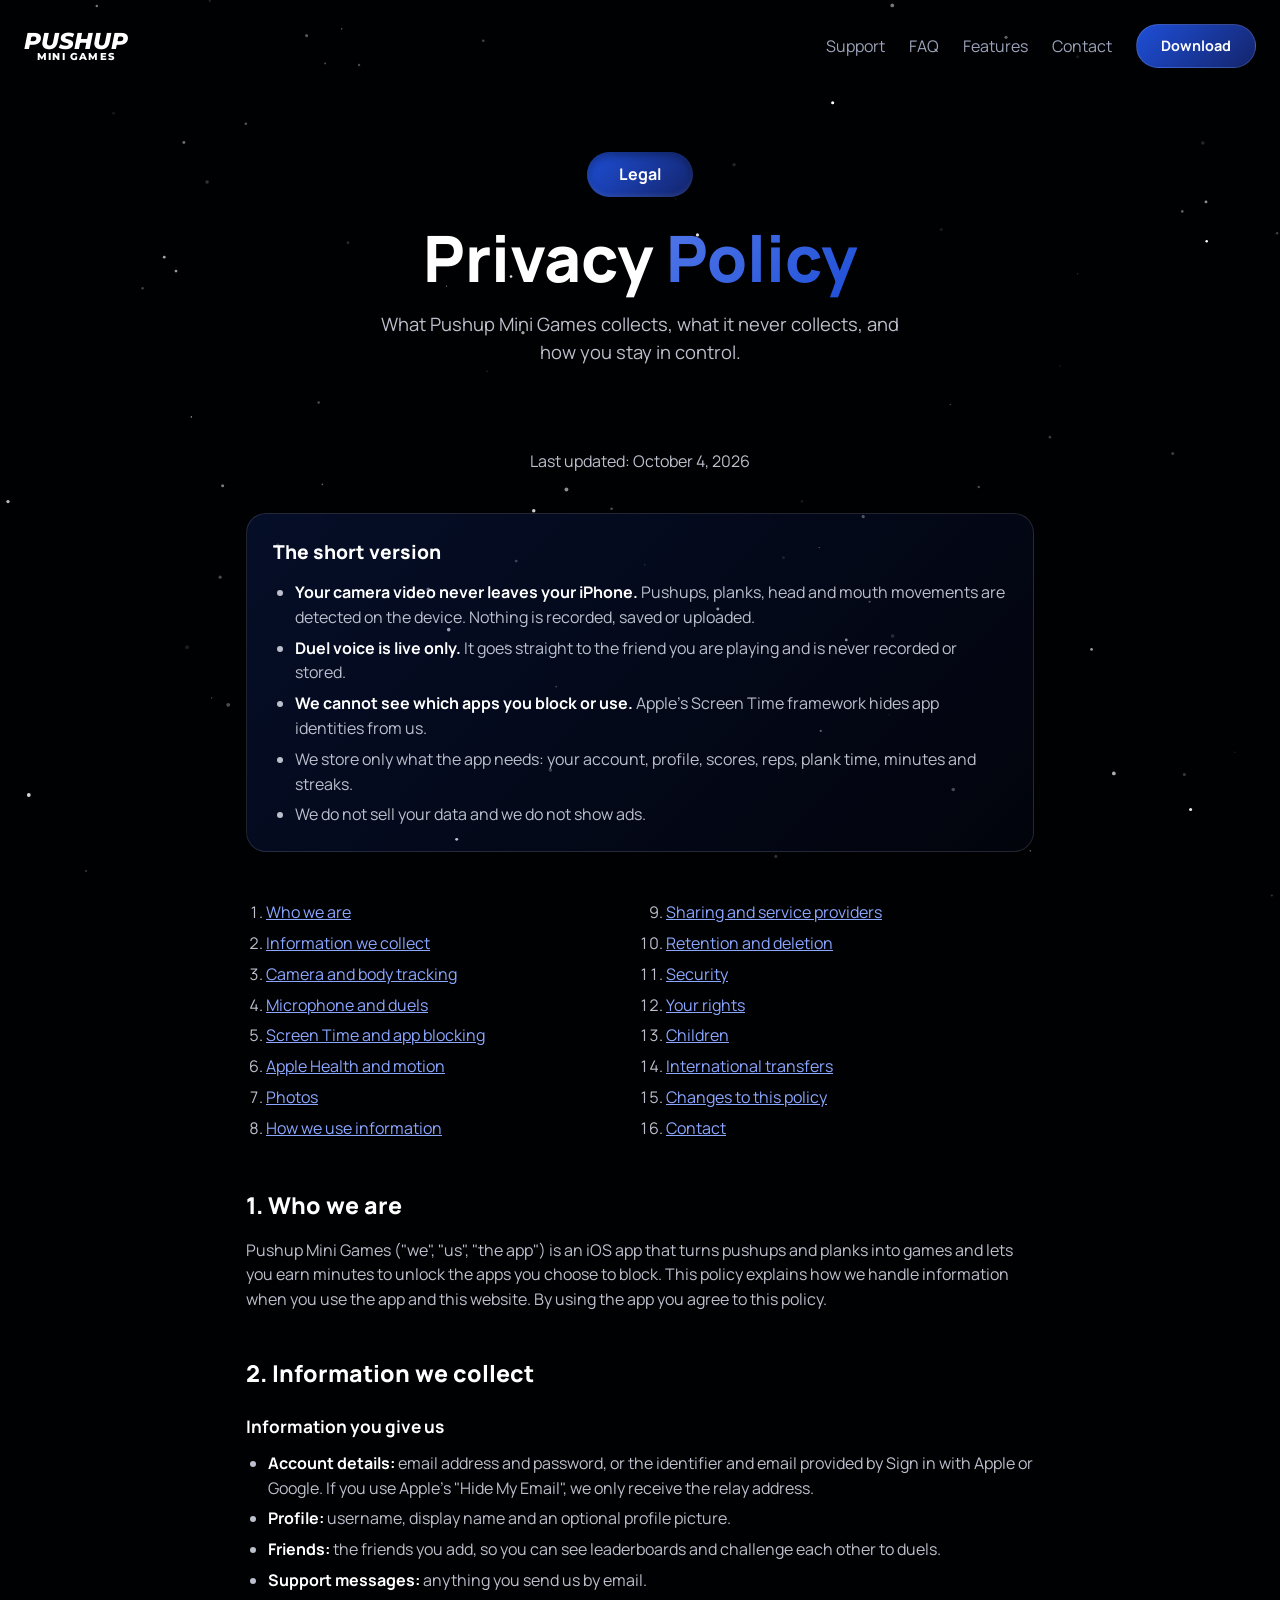
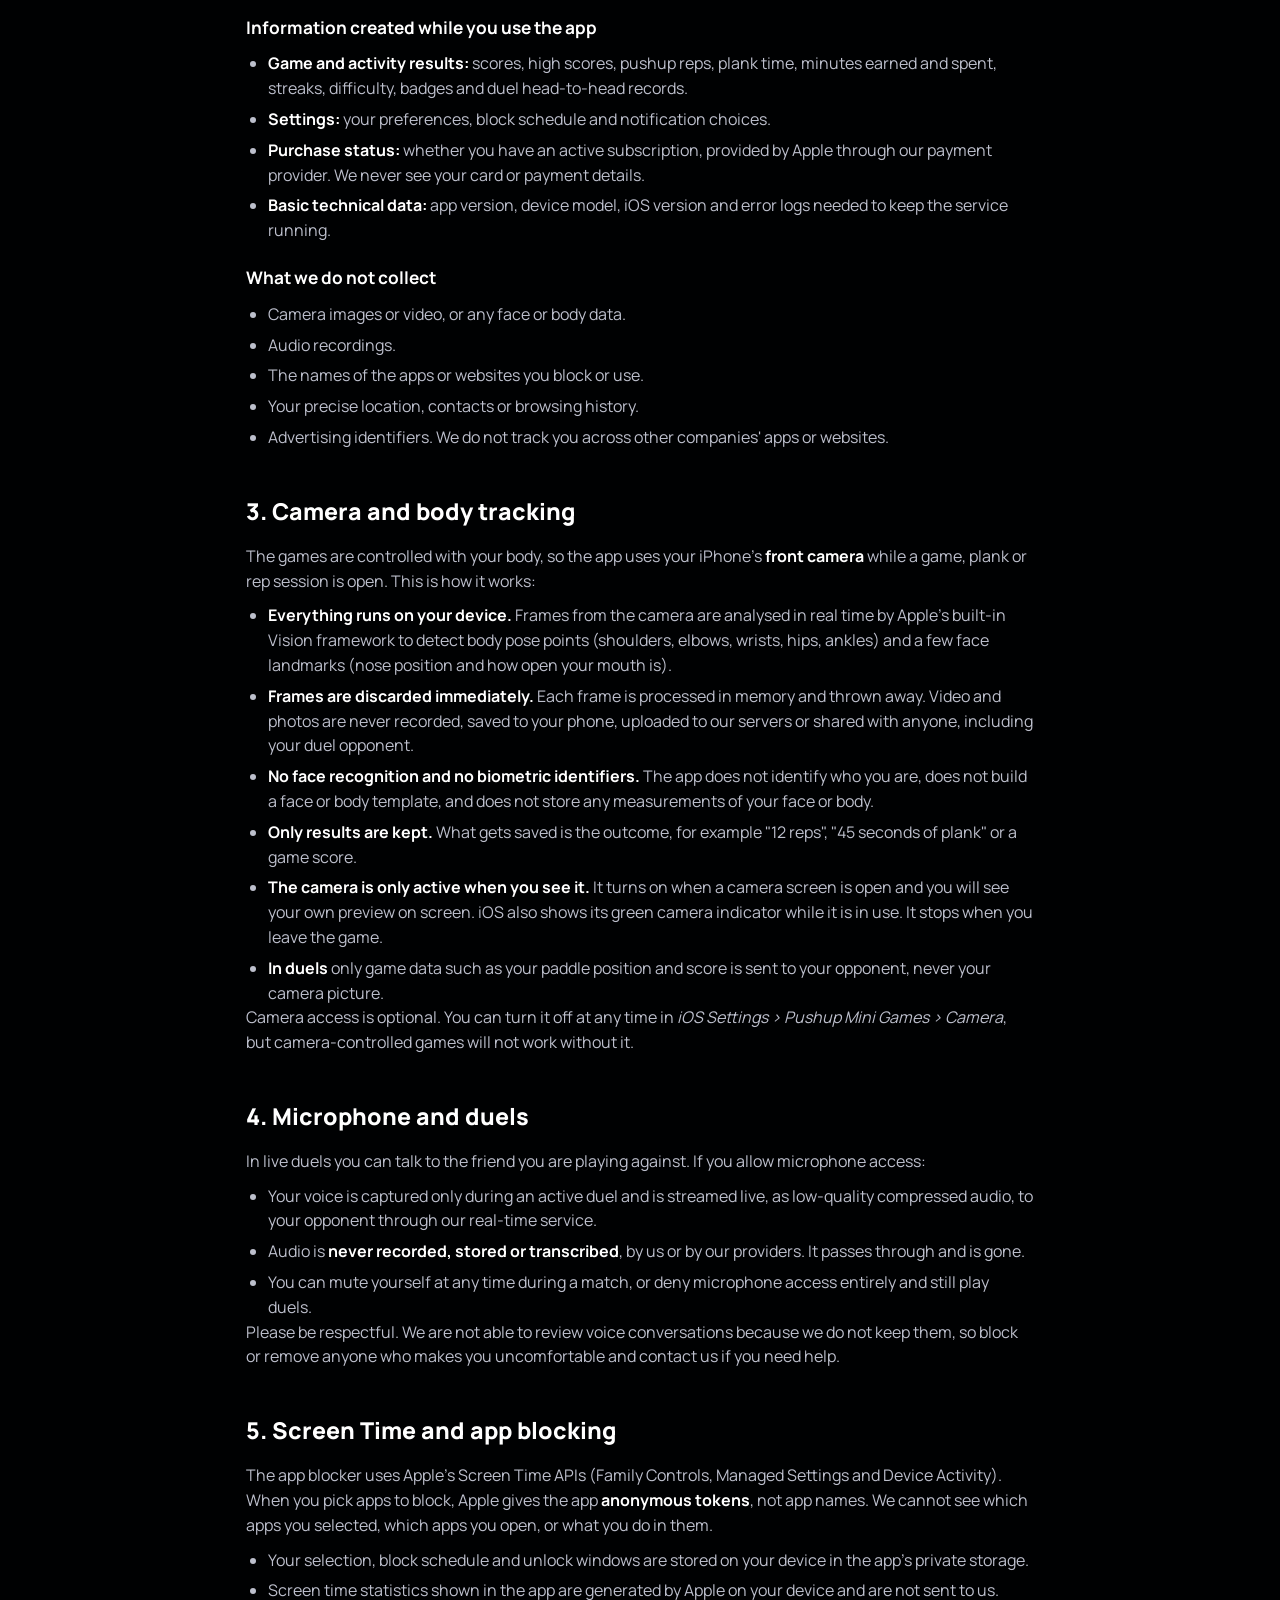
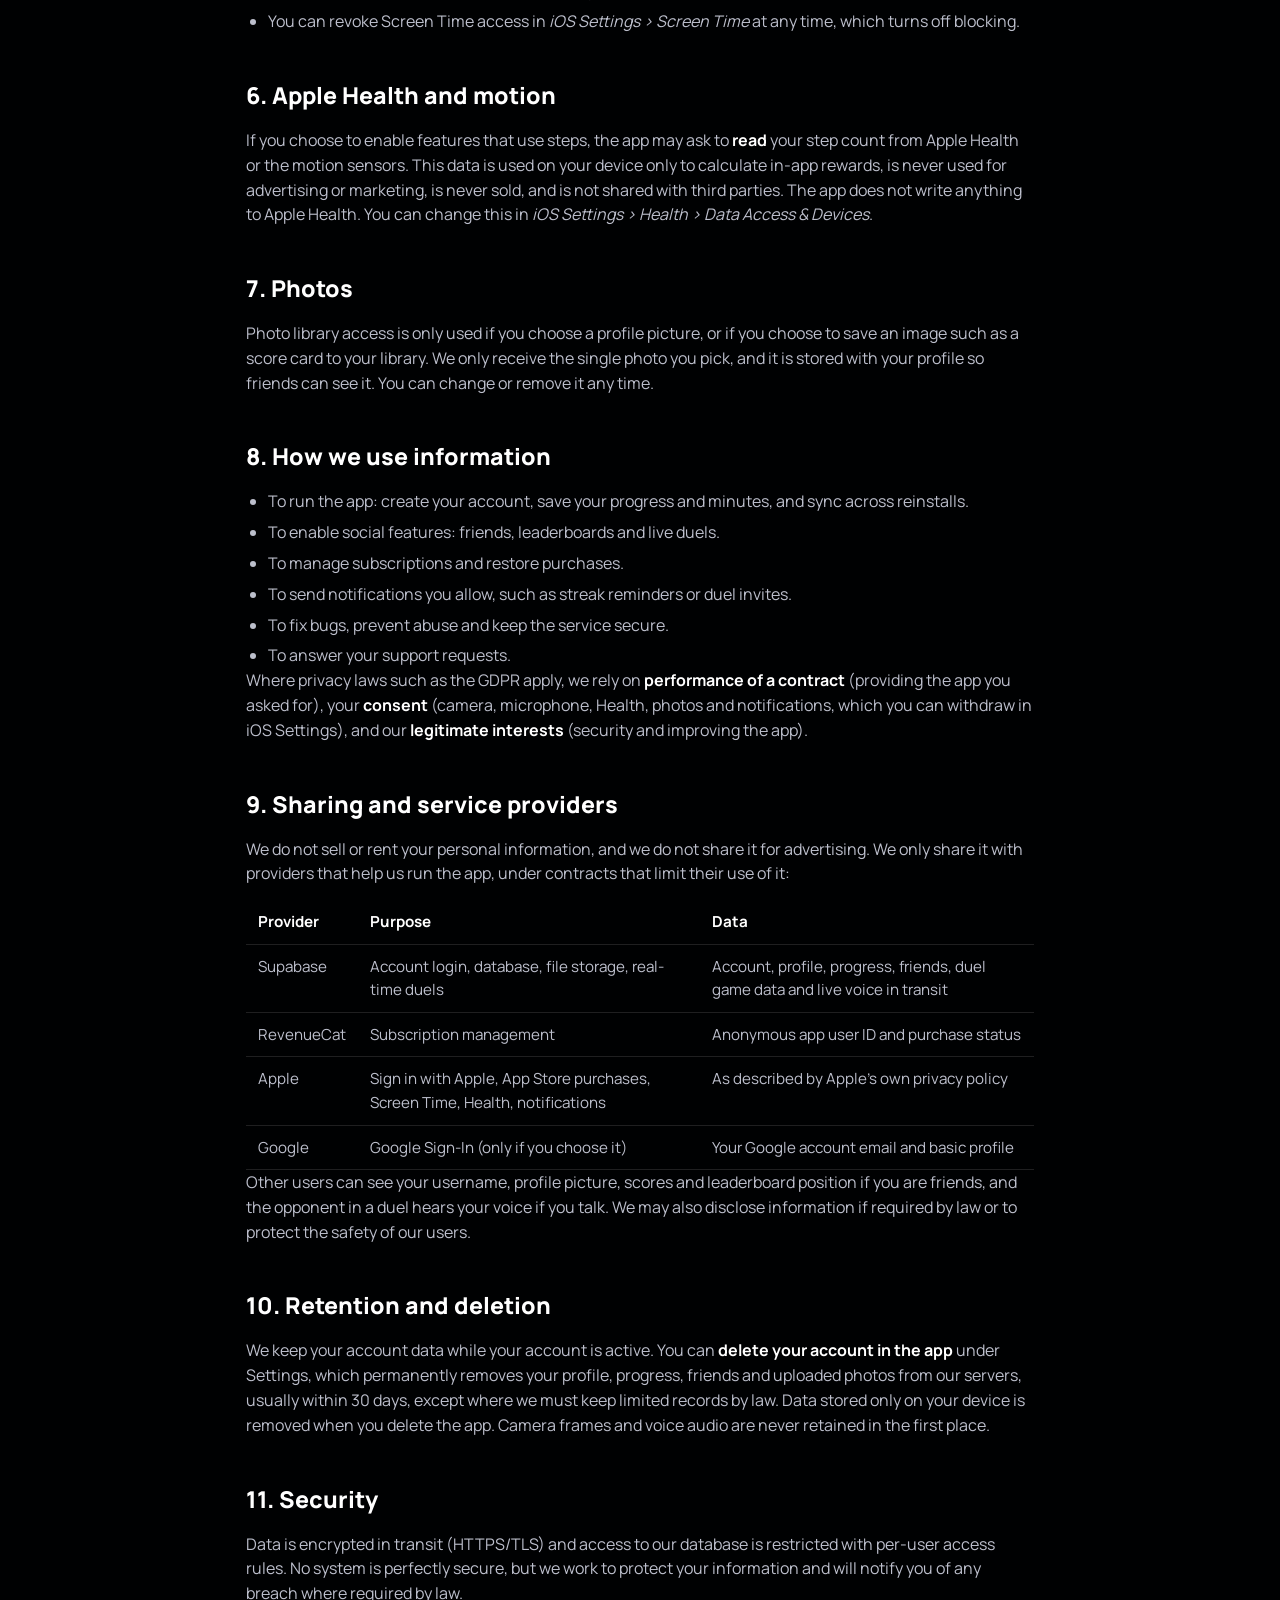
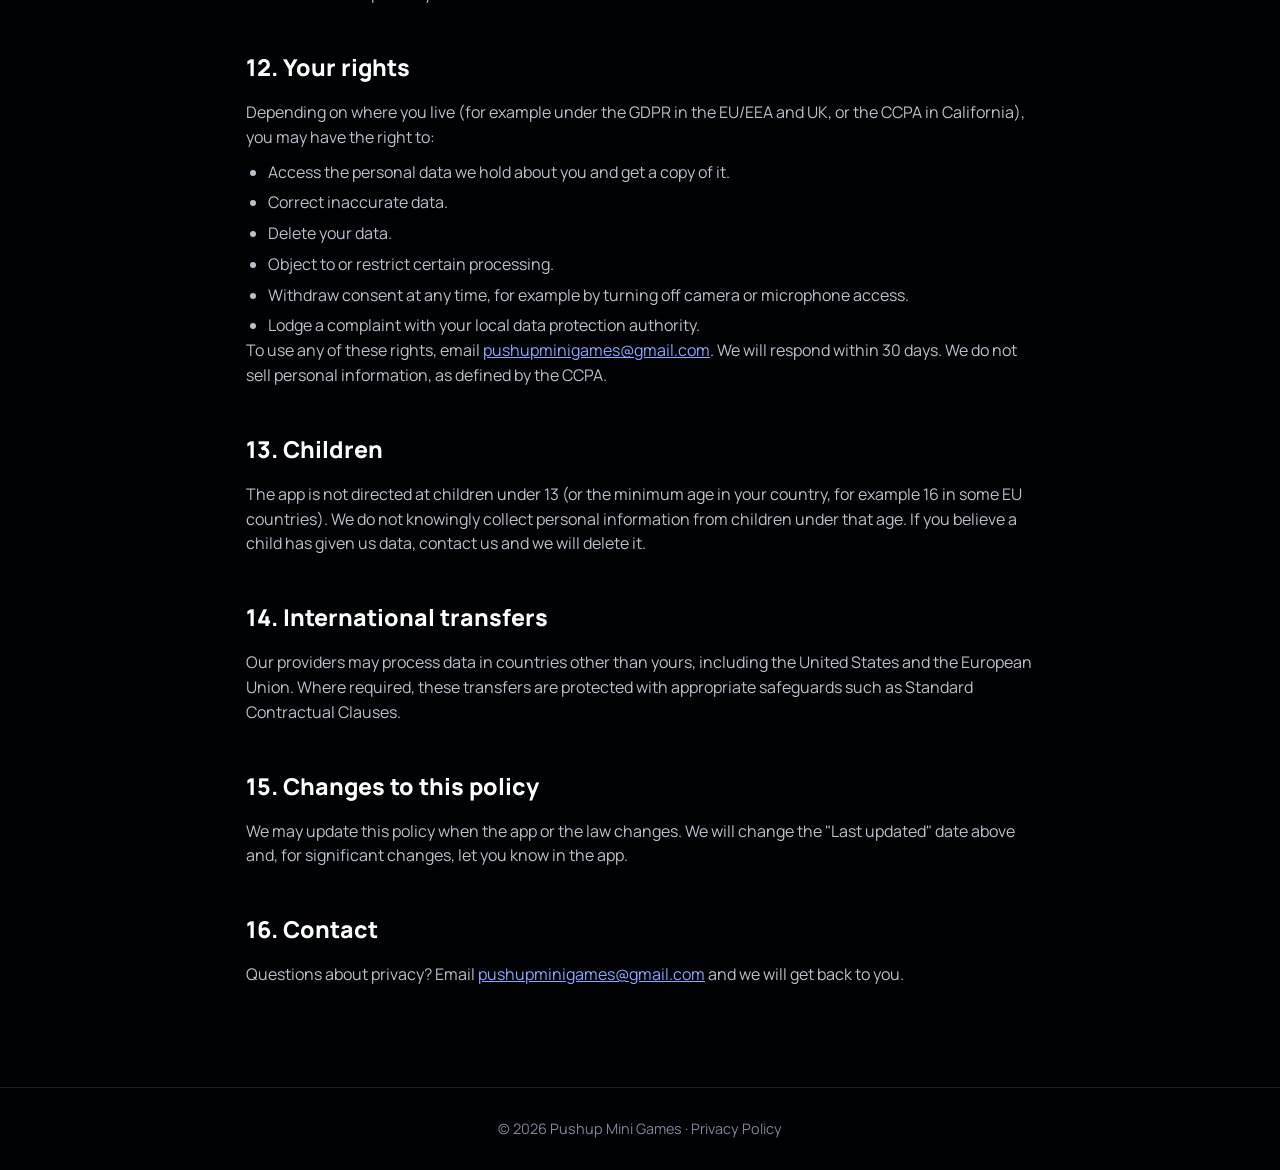
<file: privacy.html>
<!doctype html>
<html lang="en">
<head>
  <meta charset="UTF-8">
  <meta name="viewport" content="width=device-width, initial-scale=1.0">
  <title>Privacy Policy - Pushup Mini Games</title>
  <meta name="description" content="How Pushup Mini Games handles your data: the camera, microphone, Screen Time, Health data, your account and your rights.">
  <meta name="theme-color" content="#4169E1">
  <link rel="icon" href="image/app_icon.png" type="image/png">
  <link rel="preconnect" href="https://fonts.googleapis.com">
  <link rel="preconnect" href="https://fonts.gstatic.com" crossorigin>
  <link href="https://fonts.googleapis.com/css2?family=Manrope:wght@400;500;600;700;800&family=Montserrat:ital,wght@0,800;1,800&display=swap" rel="stylesheet">
  <link rel="stylesheet" href="css/brand.css">
  <link rel="stylesheet" href="css/faq.css">
  <style>
    .policy { margin-top: 20px; }
    .policy .updated { text-align: center; color: var(--muted); margin-bottom: 40px; }
    .policy .summary {
      border: 1px solid var(--line); border-radius: 20px; padding: 24px 26px; margin-bottom: 48px;
      background: linear-gradient(135deg, rgba(30,79,216,.18), rgba(20,36,107,.10));
    }
    .policy .summary h2 { margin: 0 0 12px; font-size: 1.2rem; }
    .policy section { margin-top: 44px; }
    .policy h2 { font-size: 1.45rem; font-weight: 800; margin-bottom: 14px; }
    .policy h3 { font-size: 1.08rem; font-weight: 700; margin: 22px 0 8px; }
    .policy p, .policy li { color: var(--muted); }
    .policy p + p { margin-top: 12px; }
    .policy ul { padding-left: 22px; margin-top: 10px; }
    .policy li + li { margin-top: 6px; }
    .policy strong { color: var(--text); }
    .policy a.link { color: #8AA6FF; text-decoration: underline; }
    .policy table { width: 100%; border-collapse: collapse; margin-top: 14px; font-size: .95rem; }
    .policy th, .policy td { text-align: left; padding: 10px 12px; border-bottom: 1px solid var(--line); vertical-align: top; }
    .policy th { color: var(--text); font-weight: 700; }
    .policy td { color: var(--muted); }
    .table-wrap { overflow-x: auto; }
    .toc { columns: 2; column-gap: 32px; padding-left: 20px; }
    @media (max-width: 600px) { .toc { columns: 1; } }
  </style>
</head>
<body>
  <header class="site-nav" role="banner"><a href="/" class="pmg-logo" aria-label="Pushup Mini Games home"><span class="pmg-logo-top">PUSHUP</span><span class="pmg-logo-bottom">MINI GAMES</span></a><nav class="site-nav-links" aria-label="Main navigation"><a href="mailto:pushupminigames@gmail.com">Support</a><a href="/faq">FAQ</a><a href="/#features-section">Features</a><a href="mailto:pushupminigames@gmail.com">Contact</a><a href="/#download" class="site-nav-cta">Download</a></nav><button class="site-nav-toggle" type="button" aria-label="Menu" aria-expanded="false"><span></span><span></span><span></span></button><div class="site-nav-menu" hidden></div></header>

  <main>
    <section class="intro">
      <span class="eyebrow">Legal</span>
      <h1>Privacy <span class="grad">Policy</span></h1>
      <p>What Pushup Mini Games collects, what it never collects, and how you stay in control.</p>
    </section>

    <div class="policy">
      <p class="updated">Last updated: October 4, 2026</p>

      <div class="summary">
        <h2>The short version</h2>
        <ul>
          <li><strong>Your camera video never leaves your iPhone.</strong> Pushups, planks, head and mouth movements are detected on the device. Nothing is recorded, saved or uploaded.</li>
          <li><strong>Duel voice is live only.</strong> It goes straight to the friend you are playing and is never recorded or stored.</li>
          <li><strong>We cannot see which apps you block or use.</strong> Apple's Screen Time framework hides app identities from us.</li>
          <li>We store only what the app needs: your account, profile, scores, reps, plank time, minutes and streaks.</li>
          <li>We do not sell your data and we do not show ads.</li>
        </ul>
      </div>

      <ol class="toc">
        <li><a class="link" href="#who">Who we are</a></li>
        <li><a class="link" href="#collect">Information we collect</a></li>
        <li><a class="link" href="#camera">Camera and body tracking</a></li>
        <li><a class="link" href="#mic">Microphone and duels</a></li>
        <li><a class="link" href="#screentime">Screen Time and app blocking</a></li>
        <li><a class="link" href="#health">Apple Health and motion</a></li>
        <li><a class="link" href="#photos">Photos</a></li>
        <li><a class="link" href="#use">How we use information</a></li>
        <li><a class="link" href="#share">Sharing and service providers</a></li>
        <li><a class="link" href="#retention">Retention and deletion</a></li>
        <li><a class="link" href="#security">Security</a></li>
        <li><a class="link" href="#rights">Your rights</a></li>
        <li><a class="link" href="#children">Children</a></li>
        <li><a class="link" href="#transfers">International transfers</a></li>
        <li><a class="link" href="#changes">Changes to this policy</a></li>
        <li><a class="link" href="#contact">Contact</a></li>
      </ol>

      <section id="who">
        <h2>1. Who we are</h2>
        <p>Pushup Mini Games ("we", "us", "the app") is an iOS app that turns pushups and planks into games and lets you earn minutes to unlock the apps you choose to block. This policy explains how we handle information when you use the app and this website. By using the app you agree to this policy.</p>
      </section>

      <section id="collect">
        <h2>2. Information we collect</h2>
        <h3>Information you give us</h3>
        <ul>
          <li><strong>Account details:</strong> email address and password, or the identifier and email provided by Sign in with Apple or Google. If you use Apple's "Hide My Email", we only receive the relay address.</li>
          <li><strong>Profile:</strong> username, display name and an optional profile picture.</li>
          <li><strong>Friends:</strong> the friends you add, so you can see leaderboards and challenge each other to duels.</li>
          <li><strong>Support messages:</strong> anything you send us by email.</li>
        </ul>
        <h3>Information created while you use the app</h3>
        <ul>
          <li><strong>Game and activity results:</strong> scores, high scores, pushup reps, plank time, minutes earned and spent, streaks, difficulty, badges and duel head-to-head records.</li>
          <li><strong>Settings:</strong> your preferences, block schedule and notification choices.</li>
          <li><strong>Purchase status:</strong> whether you have an active subscription, provided by Apple through our payment provider. We never see your card or payment details.</li>
          <li><strong>Basic technical data:</strong> app version, device model, iOS version and error logs needed to keep the service running.</li>
        </ul>
        <h3>What we do not collect</h3>
        <ul>
          <li>Camera images or video, or any face or body data.</li>
          <li>Audio recordings.</li>
          <li>The names of the apps or websites you block or use.</li>
          <li>Your precise location, contacts or browsing history.</li>
          <li>Advertising identifiers. We do not track you across other companies' apps or websites.</li>
        </ul>
      </section>

      <section id="camera">
        <h2>3. Camera and body tracking</h2>
        <p>The games are controlled with your body, so the app uses your iPhone's <strong>front camera</strong> while a game, plank or rep session is open. This is how it works:</p>
        <ul>
          <li><strong>Everything runs on your device.</strong> Frames from the camera are analysed in real time by Apple's built-in Vision framework to detect body pose points (shoulders, elbows, wrists, hips, ankles) and a few face landmarks (nose position and how open your mouth is).</li>
          <li><strong>Frames are discarded immediately.</strong> Each frame is processed in memory and thrown away. Video and photos are never recorded, saved to your phone, uploaded to our servers or shared with anyone, including your duel opponent.</li>
          <li><strong>No face recognition and no biometric identifiers.</strong> The app does not identify who you are, does not build a face or body template, and does not store any measurements of your face or body.</li>
          <li><strong>Only results are kept.</strong> What gets saved is the outcome, for example "12 reps", "45 seconds of plank" or a game score.</li>
          <li><strong>The camera is only active when you see it.</strong> It turns on when a camera screen is open and you will see your own preview on screen. iOS also shows its green camera indicator while it is in use. It stops when you leave the game.</li>
          <li><strong>In duels</strong> only game data such as your paddle position and score is sent to your opponent, never your camera picture.</li>
        </ul>
        <p>Camera access is optional. You can turn it off at any time in <em>iOS Settings &gt; Pushup Mini Games &gt; Camera</em>, but camera-controlled games will not work without it.</p>
      </section>

      <section id="mic">
        <h2>4. Microphone and duels</h2>
        <p>In live duels you can talk to the friend you are playing against. If you allow microphone access:</p>
        <ul>
          <li>Your voice is captured only during an active duel and is streamed live, as low-quality compressed audio, to your opponent through our real-time service.</li>
          <li>Audio is <strong>never recorded, stored or transcribed</strong>, by us or by our providers. It passes through and is gone.</li>
          <li>You can mute yourself at any time during a match, or deny microphone access entirely and still play duels.</li>
        </ul>
        <p>Please be respectful. We are not able to review voice conversations because we do not keep them, so block or remove anyone who makes you uncomfortable and contact us if you need help.</p>
      </section>

      <section id="screentime">
        <h2>5. Screen Time and app blocking</h2>
        <p>The app blocker uses Apple's Screen Time APIs (Family Controls, Managed Settings and Device Activity). When you pick apps to block, Apple gives the app <strong>anonymous tokens</strong>, not app names. We cannot see which apps you selected, which apps you open, or what you do in them.</p>
        <ul>
          <li>Your selection, block schedule and unlock windows are stored on your device in the app's private storage.</li>
          <li>Screen time statistics shown in the app are generated by Apple on your device and are not sent to us.</li>
          <li>You can revoke Screen Time access in <em>iOS Settings &gt; Screen Time</em> at any time, which turns off blocking.</li>
        </ul>
      </section>

      <section id="health">
        <h2>6. Apple Health and motion</h2>
        <p>If you choose to enable features that use steps, the app may ask to <strong>read</strong> your step count from Apple Health or the motion sensors. This data is used on your device only to calculate in-app rewards, is never used for advertising or marketing, is never sold, and is not shared with third parties. The app does not write anything to Apple Health. You can change this in <em>iOS Settings &gt; Health &gt; Data Access &amp; Devices</em>.</p>
      </section>

      <section id="photos">
        <h2>7. Photos</h2>
        <p>Photo library access is only used if you choose a profile picture, or if you choose to save an image such as a score card to your library. We only receive the single photo you pick, and it is stored with your profile so friends can see it. You can change or remove it any time.</p>
      </section>

      <section id="use">
        <h2>8. How we use information</h2>
        <ul>
          <li>To run the app: create your account, save your progress and minutes, and sync across reinstalls.</li>
          <li>To enable social features: friends, leaderboards and live duels.</li>
          <li>To manage subscriptions and restore purchases.</li>
          <li>To send notifications you allow, such as streak reminders or duel invites.</li>
          <li>To fix bugs, prevent abuse and keep the service secure.</li>
          <li>To answer your support requests.</li>
        </ul>
        <p>Where privacy laws such as the GDPR apply, we rely on <strong>performance of a contract</strong> (providing the app you asked for), your <strong>consent</strong> (camera, microphone, Health, photos and notifications, which you can withdraw in iOS Settings), and our <strong>legitimate interests</strong> (security and improving the app).</p>
      </section>

      <section id="share">
        <h2>9. Sharing and service providers</h2>
        <p>We do not sell or rent your personal information, and we do not share it for advertising. We only share it with providers that help us run the app, under contracts that limit their use of it:</p>
        <div class="table-wrap">
          <table>
            <thead><tr><th>Provider</th><th>Purpose</th><th>Data</th></tr></thead>
            <tbody>
              <tr><td>Supabase</td><td>Account login, database, file storage, real-time duels</td><td>Account, profile, progress, friends, duel game data and live voice in transit</td></tr>
              <tr><td>RevenueCat</td><td>Subscription management</td><td>Anonymous app user ID and purchase status</td></tr>
              <tr><td>Apple</td><td>Sign in with Apple, App Store purchases, Screen Time, Health, notifications</td><td>As described by Apple's own privacy policy</td></tr>
              <tr><td>Google</td><td>Google Sign-In (only if you choose it)</td><td>Your Google account email and basic profile</td></tr>
            </tbody>
          </table>
        </div>
        <p>Other users can see your username, profile picture, scores and leaderboard position if you are friends, and the opponent in a duel hears your voice if you talk. We may also disclose information if required by law or to protect the safety of our users.</p>
      </section>

      <section id="retention">
        <h2>10. Retention and deletion</h2>
        <p>We keep your account data while your account is active. You can <strong>delete your account in the app</strong> under Settings, which permanently removes your profile, progress, friends and uploaded photos from our servers, usually within 30 days, except where we must keep limited records by law. Data stored only on your device is removed when you delete the app. Camera frames and voice audio are never retained in the first place.</p>
      </section>

      <section id="security">
        <h2>11. Security</h2>
        <p>Data is encrypted in transit (HTTPS/TLS) and access to our database is restricted with per-user access rules. No system is perfectly secure, but we work to protect your information and will notify you of any breach where required by law.</p>
      </section>

      <section id="rights">
        <h2>12. Your rights</h2>
        <p>Depending on where you live (for example under the GDPR in the EU/EEA and UK, or the CCPA in California), you may have the right to:</p>
        <ul>
          <li>Access the personal data we hold about you and get a copy of it.</li>
          <li>Correct inaccurate data.</li>
          <li>Delete your data.</li>
          <li>Object to or restrict certain processing.</li>
          <li>Withdraw consent at any time, for example by turning off camera or microphone access.</li>
          <li>Lodge a complaint with your local data protection authority.</li>
        </ul>
        <p>To use any of these rights, email <a class="link" href="mailto:pushupminigames@gmail.com">pushupminigames@gmail.com</a>. We will respond within 30 days. We do not sell personal information, as defined by the CCPA.</p>
      </section>

      <section id="children">
        <h2>13. Children</h2>
        <p>The app is not directed at children under 13 (or the minimum age in your country, for example 16 in some EU countries). We do not knowingly collect personal information from children under that age. If you believe a child has given us data, contact us and we will delete it.</p>
      </section>

      <section id="transfers">
        <h2>14. International transfers</h2>
        <p>Our providers may process data in countries other than yours, including the United States and the European Union. Where required, these transfers are protected with appropriate safeguards such as Standard Contractual Clauses.</p>
      </section>

      <section id="changes">
        <h2>15. Changes to this policy</h2>
        <p>We may update this policy when the app or the law changes. We will change the "Last updated" date above and, for significant changes, let you know in the app.</p>
      </section>

      <section id="contact">
        <h2>16. Contact</h2>
        <p>Questions about privacy? Email <a class="link" href="mailto:pushupminigames@gmail.com">pushupminigames@gmail.com</a> and we will get back to you.</p>
      </section>
    </div>
  </main>

  <footer>&copy; <span id="year"></span> Pushup Mini Games &middot; <a href="/privacy">Privacy Policy</a></footer>

  <script src="js/stars.js"></script>
  <script src="js/nav.js"></script>
  <script>document.getElementById('year').textContent = new Date().getFullYear();</script>
</body>
</html>
</file>
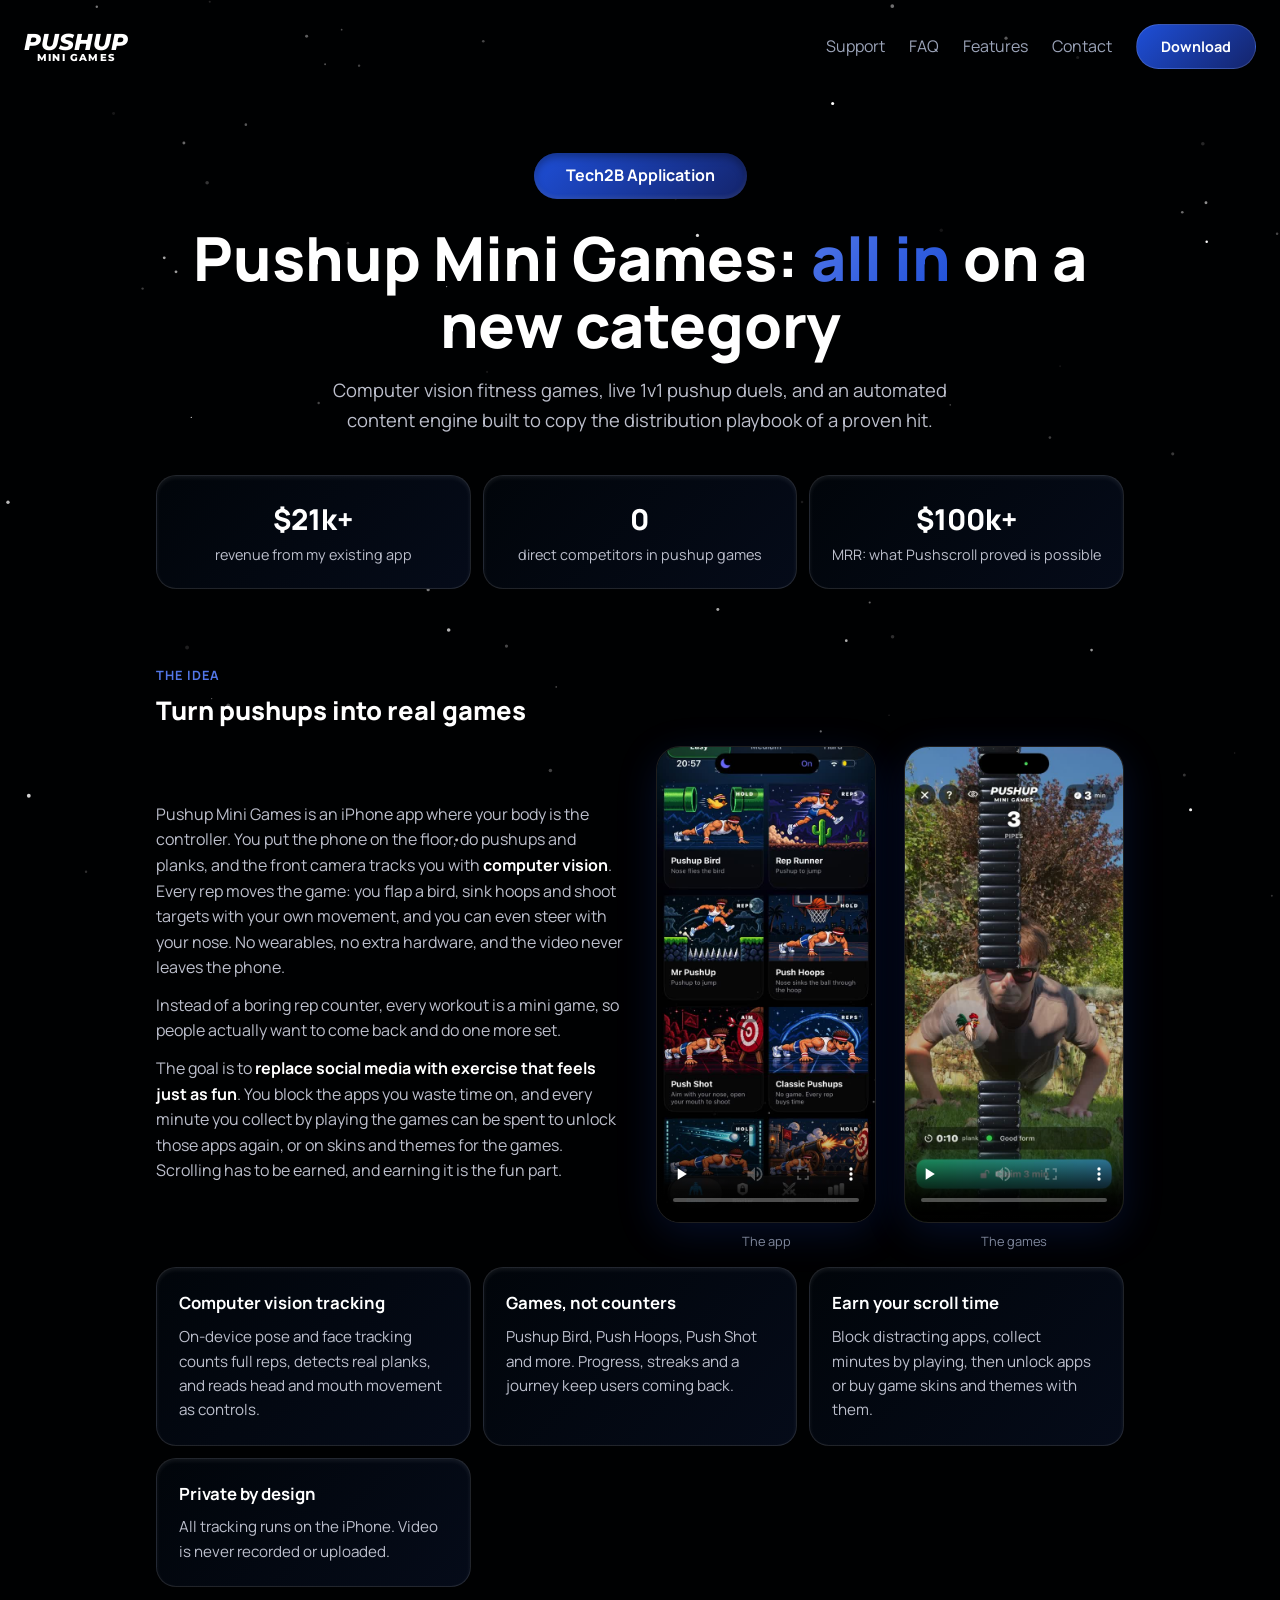
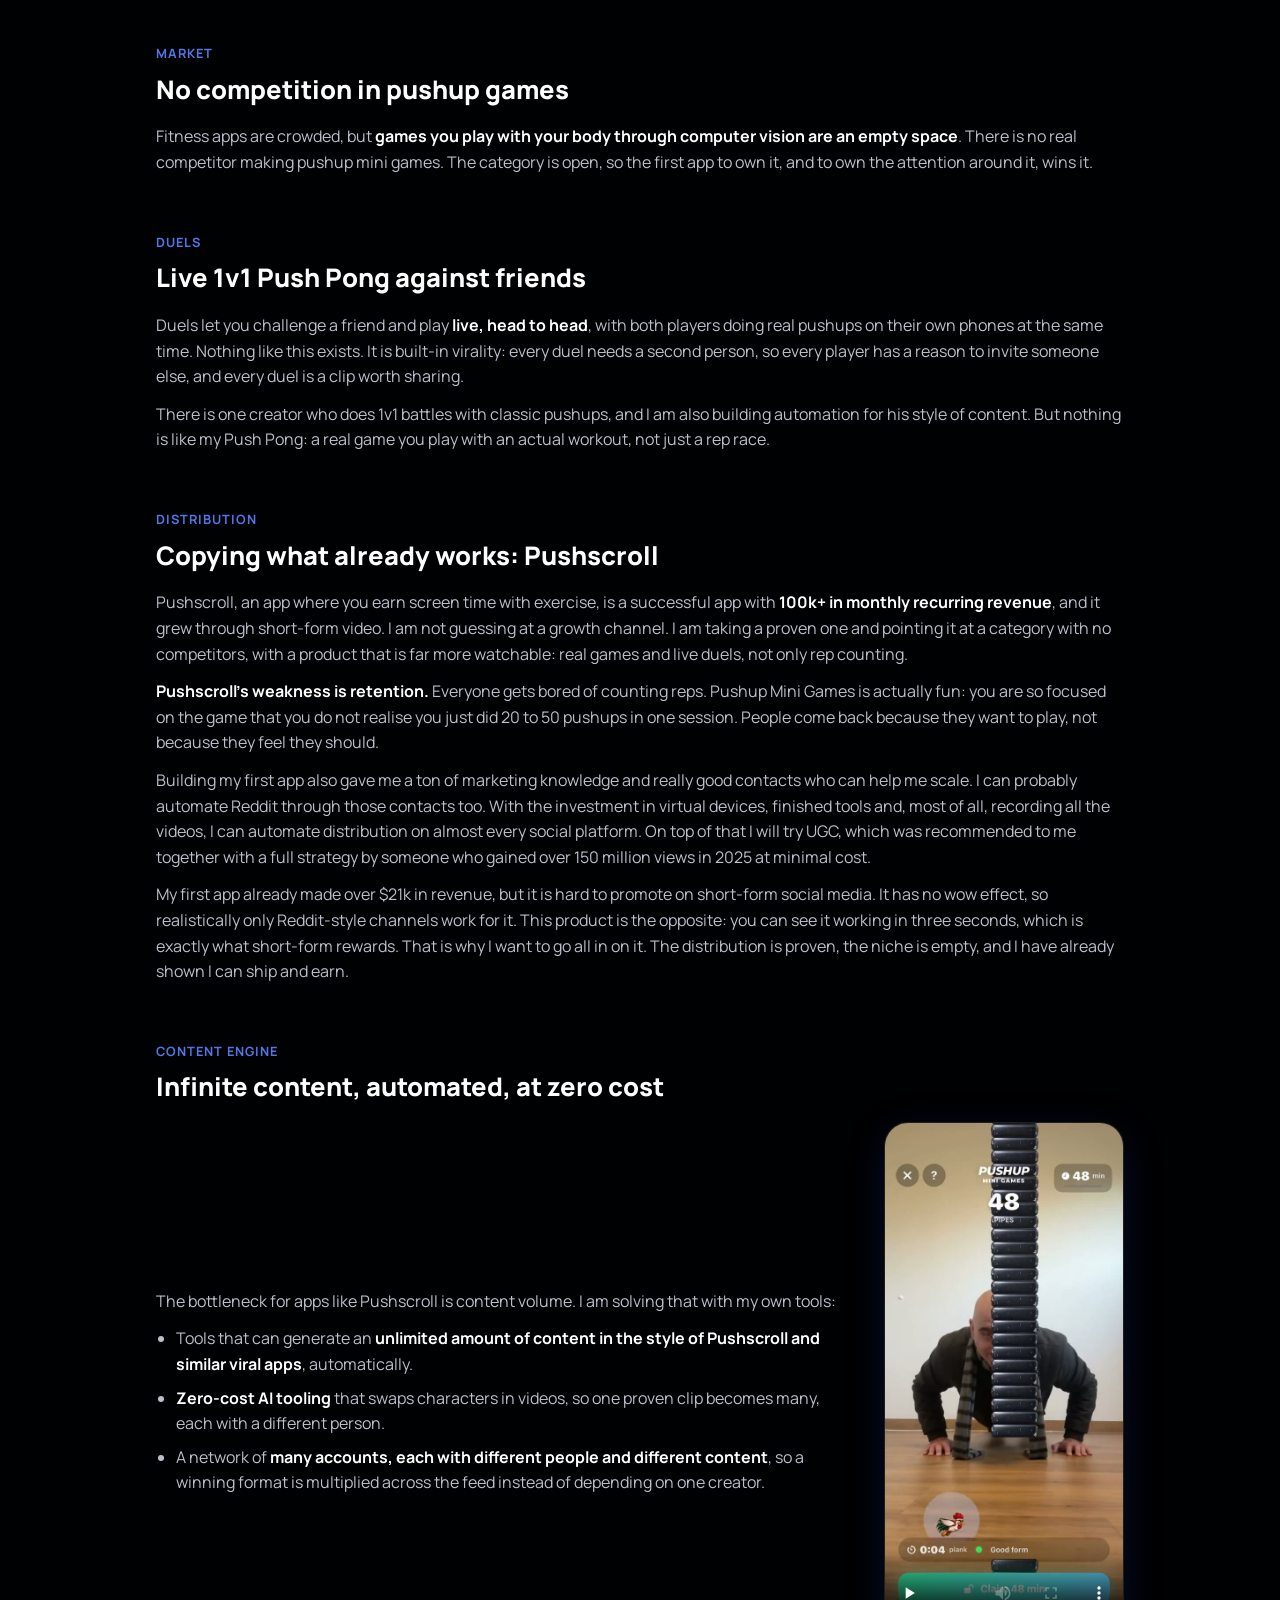
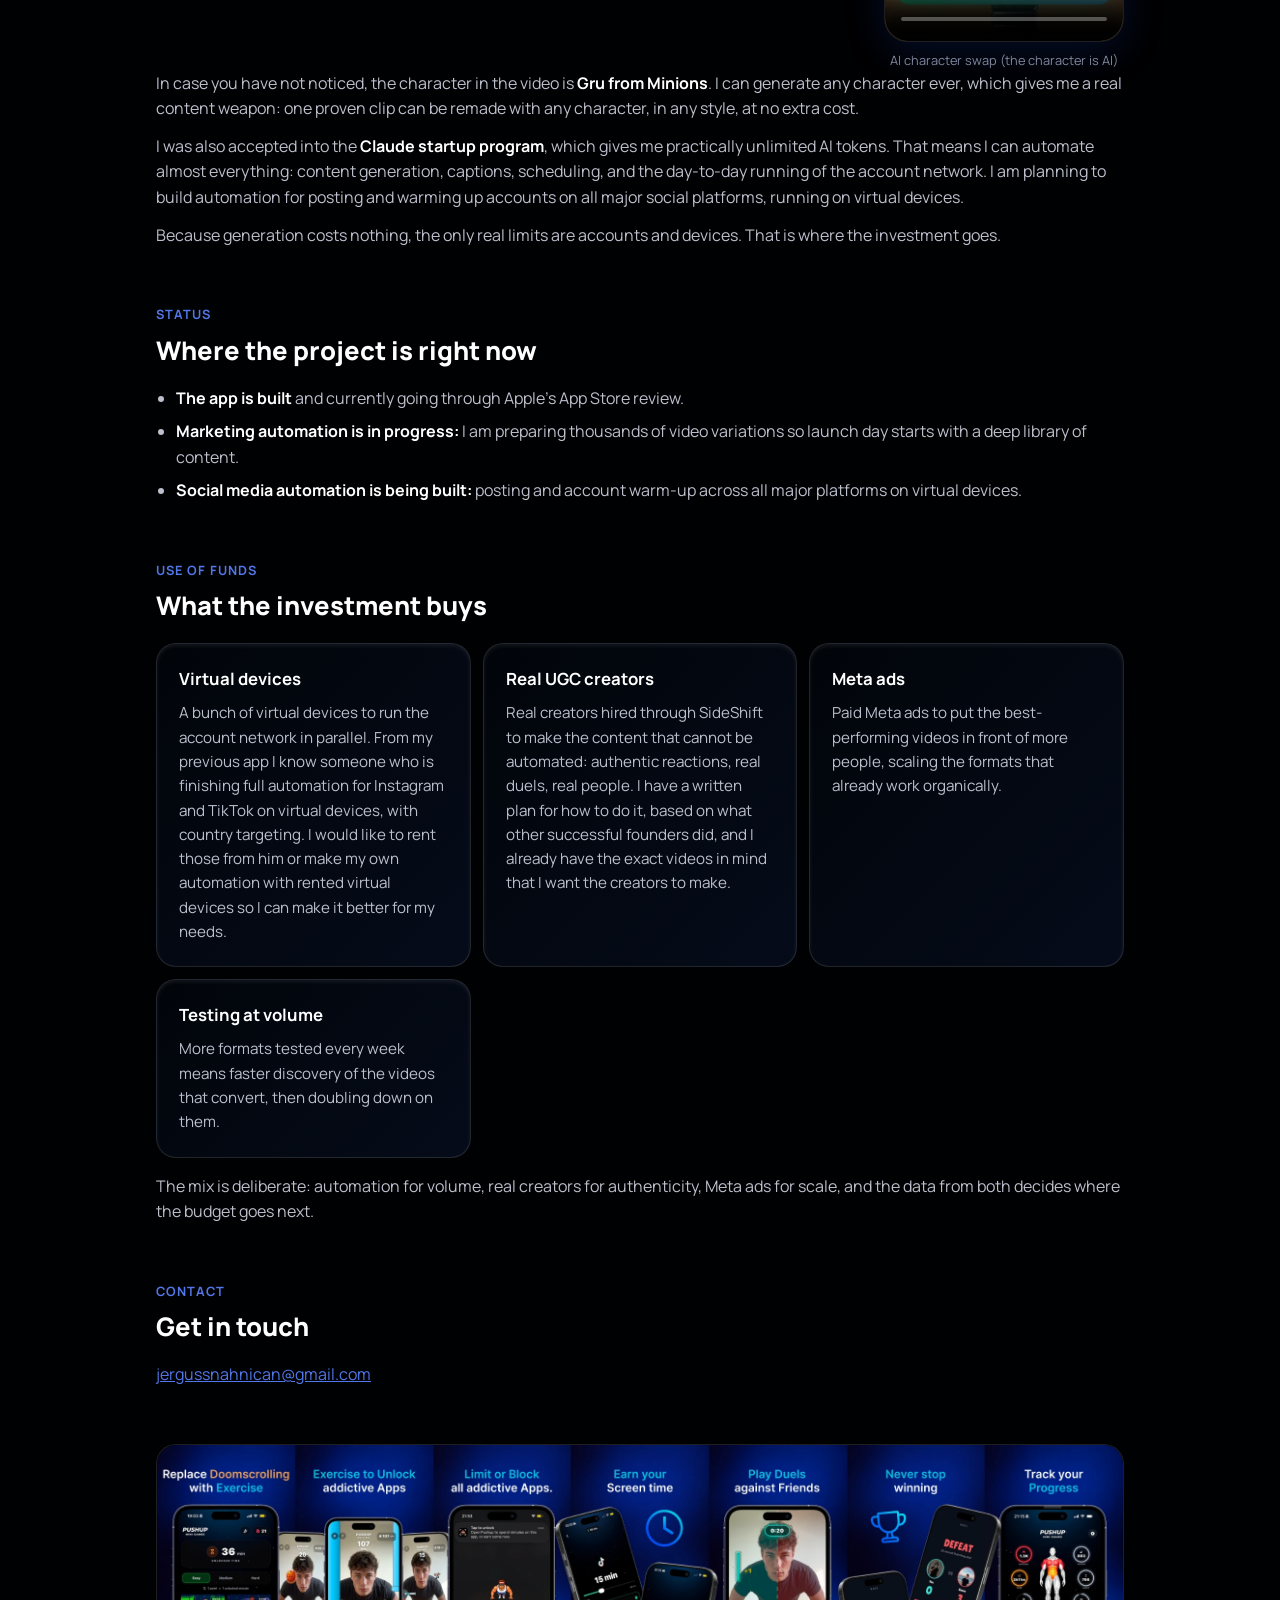
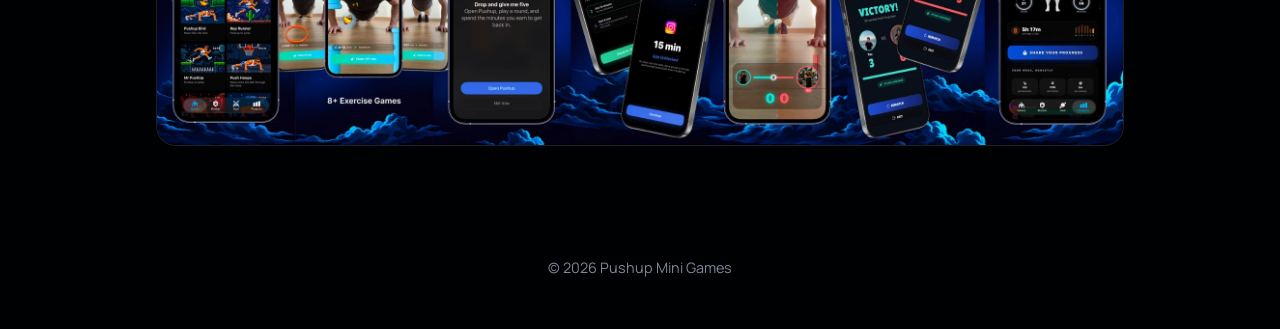
<file: tech2b.html>
<!doctype html>
<html lang="en">

<head>
  <meta charset="UTF-8">
  <meta name="viewport" content="width=device-width, initial-scale=1.0">
  <title>Tech2B Application - Pushup Mini Games</title>
  <meta name="description"
    content="Pushup Mini Games: computer vision fitness games, live pushup duels and an automated content engine. Full idea, plan and video showcases.">
  <meta name="theme-color" content="#4169E1">
  <link rel="icon" href="image/app_icon.png" type="image/png">
  <link rel="preconnect" href="https://fonts.googleapis.com">
  <link rel="preconnect" href="https://fonts.gstatic.com" crossorigin>
  <link
    href="https://fonts.googleapis.com/css2?family=Manrope:wght@400;500;600;700;800&family=Montserrat:ital,wght@0,800;1,800&display=swap"
    rel="stylesheet">
  <link rel="stylesheet" href="css/brand.css">
  <link rel="stylesheet" href="css/tech2b.css">
</head>

<body>
  <header class="site-nav" role="banner"><a href="/" class="pmg-logo" aria-label="Pushup Mini Games home"><span
        class="pmg-logo-top">PUSHUP</span><span class="pmg-logo-bottom">MINI GAMES</span></a>
    <nav class="site-nav-links" aria-label="Main navigation"><a href="mailto:pushupminigames@gmail.com">Support</a><a
        href="/faq">FAQ</a><a href="/#features-section">Features</a><a
        href="mailto:pushupminigames@gmail.com">Contact</a><a href="/#download" class="site-nav-cta">Download</a></nav>
    <button class="site-nav-toggle" type="button" aria-label="Menu"
      aria-expanded="false"><span></span><span></span><span></span></button>
    <div class="site-nav-menu" hidden></div>
  </header>

  <main>
    <section class="intro">
      <span class="eyebrow">Tech2B Application</span>
      <h1>Pushup Mini Games: <span class="grad">all in</span> on a new category</h1>
      <p>Computer vision fitness games, live 1v1 pushup duels, and an automated content engine built to copy the
        distribution playbook of a proven hit.</p>
      <div class="stats">
        <div class="stat"><b>$21k+</b><span>revenue from my existing app</span></div>
        <div class="stat"><b>0</b><span>direct competitors in pushup games</span></div>
        <div class="stat"><b>$100k+</b><span>MRR: what Pushscroll proved is possible</span></div>
      </div>
    </section>

    <section class="block">
      <h2><small>The idea</small>Turn pushups into real games</h2>
      <div class="split two">
        <div>
          <p>Pushup Mini Games is an iPhone app where your body is the controller. You put the phone on the floor, do
            pushups and planks, and the front camera tracks you with <strong>computer vision</strong>. Every rep moves
            the game: you flap a bird, sink hoops and shoot targets with your own movement, and you can even steer with
            your nose. No wearables, no extra hardware, and the video never leaves the phone.</p>
          <p>Instead of a boring rep counter, every workout is a mini game, so people actually want to come back and do
            one more set.</p>
          <p>The goal is to <strong>replace social media with exercise that feels just as fun</strong>. You block the
            apps you waste time on, and every minute you collect by playing the games can be spent to unlock those apps
            again, or on skins and themes for the games. Scrolling has to be earned, and earning it is the fun part.</p>
        </div>
        <figure class="vid"><video src="video/app.mp4" poster="video/app.jpg" controls playsinline
            preload="none"></video>
          <figcaption>The app</figcaption>
        </figure>
        <figure class="vid"><video src="video/games.mp4" poster="video/games.jpg" controls playsinline
            preload="none"></video>
          <figcaption>The games</figcaption>
        </figure>
      </div>
      <div class="cards">
        <div class="card">
          <h3>Computer vision tracking</h3>
          <p>On-device pose and face tracking counts full reps, detects real planks, and reads head and mouth movement
            as controls.</p>
        </div>
        <div class="card">
          <h3>Games, not counters</h3>
          <p>Pushup Bird, Push Hoops, Push Shot and more. Progress, streaks and a journey keep users coming back.</p>
        </div>
        <div class="card">
          <h3>Earn your scroll time</h3>
          <p>Block distracting apps, collect minutes by playing, then unlock apps or buy game skins and themes with
            them.</p>
        </div>
        <div class="card">
          <h3>Private by design</h3>
          <p>All tracking runs on the iPhone. Video is never recorded or uploaded.</p>
        </div>
      </div>
    </section>

    <section class="block">
      <h2><small>Market</small>No competition in pushup games</h2>
      <p>Fitness apps are crowded, but <strong>games you play with your body through computer vision are an empty
          space</strong>. There is no real competitor making pushup mini games. The category is open, so the first app
        to own it, and to own the attention around it, wins it.</p>
    </section>

    <section class="block">
      <h2><small>Duels</small>Live 1v1 Push Pong against friends</h2>
      <p>Duels let you challenge a friend and play <strong>live, head to head</strong>, with both players doing real
        pushups on their own phones at the same time. Nothing like this exists. It is built-in virality: every duel
        needs a second person, so every player has a reason to invite someone else, and every duel is a clip worth
        sharing.</p>
      <p>There is one creator who does 1v1 battles with classic pushups, and I am also building automation for his style
        of content. But nothing is like my Push Pong: a real game you play with an actual workout, not just a rep race.
      </p>
    </section>

    <section class="block">
      <h2><small>Distribution</small>Copying what already works: Pushscroll</h2>
      <p>Pushscroll, an app where you earn screen time with exercise, is a successful app with <strong>100k+ in monthly
          recurring revenue</strong>, and it grew through short-form video. I am not guessing at a growth channel. I am
        taking a proven one and pointing it at a category with no competitors, with a product that is far more
        watchable: real games and live duels, not only rep counting.</p>
      <p><strong>Pushscroll's weakness is retention.</strong> Everyone gets bored of counting reps. Pushup Mini Games is
        actually fun: you are so focused on the game that you do not realise you just did 20 to 50 pushups in one
        session. People come back because they want to play, not because they feel they should.</p>
      <p>Building my first app also gave me a ton of marketing knowledge and really good contacts who can help me scale.
        I can probably automate Reddit through those contacts too. With the investment in virtual devices, finished
        tools and, most of all, recording all the videos, I can automate distribution on almost every social platform.
        On top of that I will try UGC, which was recommended to me together with a full strategy by someone who gained
        over 150 million views in 2025 at minimal cost.</p>
      <p>My first app already made over $21k in revenue, but it is hard to promote on short-form social media. It has no
        wow effect, so realistically only Reddit-style channels work for it. This product is the opposite: you can see
        it working in three seconds, which is exactly what short-form rewards. That is why I want to go all in on it.
        The distribution is proven, the niche is empty, and I have already shown I can ship and earn.</p>
    </section>

    <section class="block">
      <h2><small>Content engine</small>Infinite content, automated, at zero cost</h2>
      <div class="split">
        <div>
          <p>The bottleneck for apps like Pushscroll is content volume. I am solving that with my own tools:</p>
          <ul class="plain">
            <li>Tools that can generate an <strong>unlimited amount of content in the style of Pushscroll and similar
                viral apps</strong>, automatically.</li>
            <li><strong>Zero-cost AI tooling</strong> that swaps characters in videos, so one proven clip becomes many,
              each with a different person.</li>
            <li>A network of <strong>many accounts, each with different people and different content</strong>, so a
              winning format is multiplied across the feed instead of depending on one creator.</li>
          </ul>
        </div>
        <figure class="vid"><video src="video/character-swap.mp4" poster="video/character-swap.jpg" controls playsinline
            preload="none"></video>
          <figcaption>AI character swap (the character is AI)</figcaption>
        </figure>
      </div>
      <p>In case you have not noticed, the character in the video is <strong>Gru from Minions</strong>. I can generate
        any character ever, which gives me a real content weapon: one proven clip can be remade with any character,
        in any style, at no extra cost.</p>
      <p>I was also accepted into the <strong>Claude startup program</strong>, which gives me practically unlimited AI
        tokens. That means I can automate almost everything: content generation, captions, scheduling, and the
        day-to-day running of the account network. I am planning to build automation for posting and warming up
        accounts on all major social platforms, running on virtual devices.</p>
      <p>Because generation costs nothing, the only real limits are accounts and devices. That is where the investment
        goes.</p>
    </section>

    <section class="block">
      <h2><small>Status</small>Where the project is right now</h2>
      <ul class="plain">
        <li><strong>The app is built</strong> and currently going through Apple's App Store review.</li>
        <li><strong>Marketing automation is in progress:</strong> I am preparing thousands of video variations so
          launch day starts with a deep library of content.</li>
        <li><strong>Social media automation is being built:</strong> posting and account warm-up across all major
          platforms on virtual devices.</li>
      </ul>
    </section>

    <section class="block">
      <h2><small>Use of funds</small>What the investment buys</h2>
      <div class="cards">
        <div class="card">
          <h3>Virtual devices</h3>
          <p>A bunch of virtual devices to run the account network in parallel. From my previous app I know someone who
            is finishing full automation for Instagram and TikTok on virtual devices, with country targeting. I would
            like to rent those from him or make my own automation with rented virtual devices so I can make it better
            for my needs.</p>
        </div>
        <div class="card">
          <h3>Real UGC creators</h3>
          <p>Real creators hired through SideShift to make the content that cannot be automated: authentic reactions,
            real duels, real people. I have a written plan for how to do it, based on what other successful founders
            did, and I already have the exact videos in mind that I want the creators to make.</p>
        </div>
        <div class="card">
          <h3>Meta ads</h3>
          <p>Paid Meta ads to put the best-performing videos in front of more people, scaling the formats that
            already work organically.</p>
        </div>
        <div class="card">
          <h3>Testing at volume</h3>
          <p>More formats tested every week means faster discovery of the videos that convert, then doubling down on
            them.</p>
        </div>
      </div>
      <p style="margin-top:16px">The mix is deliberate: automation for volume, real creators for authenticity, Meta ads for
        scale, and the data from both decides where the budget goes next.</p>
    </section>

    <section class="block">
      <h2><small>Contact</small>Get in touch</h2>
      <p><a href="mailto:jergussnahnican@gmail.com" style="color:#5277E8">jergussnahnican@gmail.com</a></p>
    </section>

    <section class="block">
      <div class="showcase"><img src="image/showcase.webp" width="2000" height="622"
          alt="App Store screenshots: replace doomscrolling with exercise, unlock apps, block addictive apps, earn screen time, play duels against friends, track progress"
          loading="lazy"></div>
    </section>
  </main>

  <footer>&copy; <span id="year"></span> Pushup Mini Games</footer>
  <script src="js/stars.js"></script>
  <script src="js/nav.js"></script>
  <script>document.getElementById('year').textContent = new Date().getFullYear();</script>
</body>

</html>
</file>
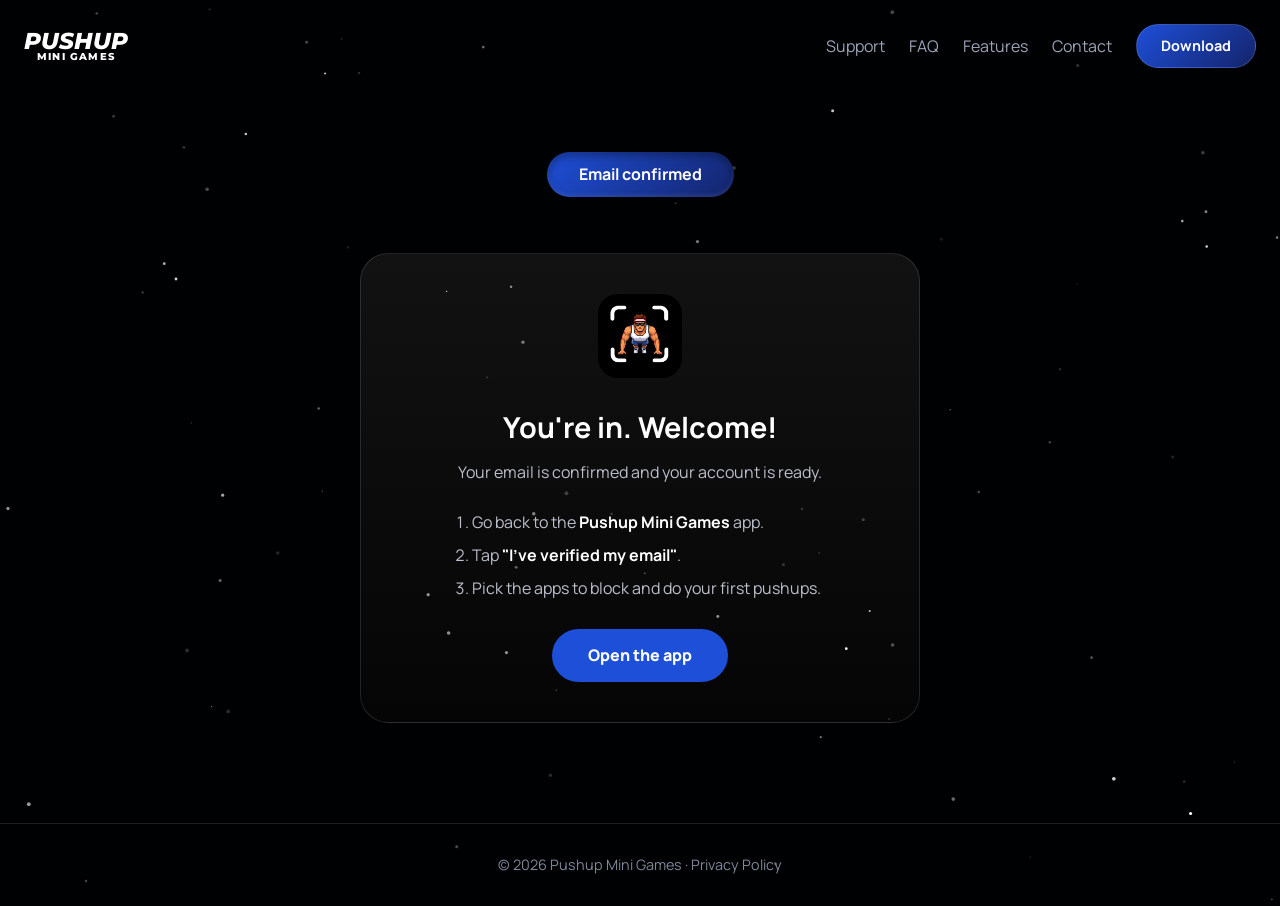
<file: welcome.html>
<!doctype html>
<html lang="en">
<head>
  <meta charset="UTF-8">
  <meta name="viewport" content="width=device-width, initial-scale=1.0">
  <title>Welcome - Pushup Mini Games</title>
  <meta name="robots" content="noindex">
  <meta name="theme-color" content="#4169E1">
  <link rel="icon" href="image/app_icon.png" type="image/png">
  <link href="https://fonts.googleapis.com/css2?family=Manrope:wght@400;500;600;700;800&family=Montserrat:ital,wght@0,800;1,800&display=swap" rel="stylesheet">
  <link rel="stylesheet" href="css/brand.css">
  <link rel="stylesheet" href="css/faq.css">
  <style>
    .card { max-width: 560px; margin: 0 auto; text-align: center; border: 1px solid var(--line); border-radius: 28px; padding: 40px 28px; background: linear-gradient(rgba(255,255,255,.07), rgba(255,255,255,.02)); }
    .card img { width: 84px; height: 84px; border-radius: 20px; }
    .card h2 { font-size: 1.8rem; margin: 20px 0 10px; }
    .card p { color: var(--muted); }
    .steps { text-align: left; margin: 26px auto 0; max-width: 380px; padding-left: 22px; color: var(--muted); }
    .steps li + li { margin-top: 8px; }
    .steps strong { color: var(--text); }
    .btn { display: inline-block; margin-top: 28px; padding: 14px 36px; border-radius: 999px; font-weight: 800; background: #1E4FD8; }
    [hidden] { display: none !important; }
  </style>
</head>
<body>
  <header class="site-nav" role="banner"><a href="/" class="pmg-logo" aria-label="Pushup Mini Games home"><span class="pmg-logo-top">PUSHUP</span><span class="pmg-logo-bottom">MINI GAMES</span></a><nav class="site-nav-links" aria-label="Main navigation"><a href="mailto:pushupminigames@gmail.com">Support</a><a href="/faq">FAQ</a><a href="/#features-section">Features</a><a href="mailto:pushupminigames@gmail.com">Contact</a><a href="/#download" class="site-nav-cta">Download</a></nav><button class="site-nav-toggle" type="button" aria-label="Menu" aria-expanded="false"><span></span><span></span><span></span></button><div class="site-nav-menu" hidden></div></header>
  <main>
    <section class="intro"><span class="eyebrow">Email confirmed</span></section>
    <div class="card" id="ok">
      <img src="image/app_icon.png" alt="Pushup Mini Games">
      <h2>You're in. Welcome!</h2>
      <p>Your email is confirmed and your account is ready.</p>
      <ol class="steps">
        <li>Go back to the <strong>Pushup Mini Games</strong> app.</li>
        <li>Tap <strong>"I've verified my email"</strong>.</li>
        <li>Pick the apps to block and do your first pushups.</li>
      </ol>
      <a class="btn" href="pushup://">Open the app</a>
    </div>
    <div class="card" id="bad" hidden>
      <h2>This link expired</h2>
      <p>Confirmation links work once and expire after a while. Open the app and sign in, or request a new confirmation email.</p>
      <p style="margin-top:14px">Still stuck? <a href="mailto:pushupminigames@gmail.com" style="text-decoration:underline">pushupminigames@gmail.com</a></p>
    </div>
  </main>
  <footer>&copy; <span id="year"></span> Pushup Mini Games &middot; <a href="/privacy">Privacy Policy</a></footer>
  <script src="js/stars.js"></script>
  <script src="js/nav.js"></script>
  <script>
    document.getElementById('year').textContent = new Date().getFullYear();
    // Supabase appends #error=... on a bad or used link and #access_token=... on success.
    if (/error=|error_code=/.test(location.hash + location.search)) {
      document.getElementById('ok').hidden = true;
      document.getElementById('bad').hidden = false;
    }
    // Drop tokens from the address bar and history.
    if (location.hash) history.replaceState(null, '', location.pathname);
  </script>
</body>
</html>
</file>
<file: css/index_dbzisb01.css>
@font-face{font-family:ManropeLocal;font-style:normal;font-weight:400;font-display:swap;src:url(/fonts/manrope-latin-ext.woff2)format("woff2");unicode-range:U+100-2BA,U+2BD-2C5,U+2C7-2CC,U+2CE-2D7,U+2DD-2FF,U+304,U+308,U+329,U+1D00-1DBF,U+1E00-1E9F,U+1EF2-1EFF,U+2020,U+20A0-20AB,U+20AD-20C0,U+2113,U+2C60-2C7F,U+A720-A7FF}@font-face{font-family:ManropeLocal;font-style:normal;font-weight:400;font-display:swap;src:url(/fonts/manrope-latin.woff2)format("woff2");unicode-range:U+??,U+131,U+152-153,U+2BB-2BC,U+2C6,U+2DA,U+2DC,U+304,U+308,U+329,U+2000-206F,U+20AC,U+2122,U+2191,U+2193,U+2212,U+2215,U+FEFF,U+FFFD}@font-face{font-family:ManropeLocal;font-style:normal;font-weight:500;font-display:swap;src:url(/fonts/manrope-latin-ext.woff2)format("woff2");unicode-range:U+100-2BA,U+2BD-2C5,U+2C7-2CC,U+2CE-2D7,U+2DD-2FF,U+304,U+308,U+329,U+1D00-1DBF,U+1E00-1E9F,U+1EF2-1EFF,U+2020,U+20A0-20AB,U+20AD-20C0,U+2113,U+2C60-2C7F,U+A720-A7FF}@font-face{font-family:ManropeLocal;font-style:normal;font-weight:500;font-display:swap;src:url(/fonts/manrope-latin.woff2)format("woff2");unicode-range:U+??,U+131,U+152-153,U+2BB-2BC,U+2C6,U+2DA,U+2DC,U+304,U+308,U+329,U+2000-206F,U+20AC,U+2122,U+2191,U+2193,U+2212,U+2215,U+FEFF,U+FFFD}@font-face{font-family:ManropeLocal;font-style:normal;font-weight:600;font-display:swap;src:url(/fonts/manrope-latin-ext.woff2)format("woff2");unicode-range:U+100-2BA,U+2BD-2C5,U+2C7-2CC,U+2CE-2D7,U+2DD-2FF,U+304,U+308,U+329,U+1D00-1DBF,U+1E00-1E9F,U+1EF2-1EFF,U+2020,U+20A0-20AB,U+20AD-20C0,U+2113,U+2C60-2C7F,U+A720-A7FF}@font-face{font-family:ManropeLocal;font-style:normal;font-weight:600;font-display:swap;src:url(/fonts/manrope-latin.woff2)format("woff2");unicode-range:U+??,U+131,U+152-153,U+2BB-2BC,U+2C6,U+2DA,U+2DC,U+304,U+308,U+329,U+2000-206F,U+20AC,U+2122,U+2191,U+2193,U+2212,U+2215,U+FEFF,U+FFFD}@font-face{font-family:ManropeLocal;font-style:normal;font-weight:700;font-display:swap;src:url(/fonts/manrope-latin-ext.woff2)format("woff2");unicode-range:U+100-2BA,U+2BD-2C5,U+2C7-2CC,U+2CE-2D7,U+2DD-2FF,U+304,U+308,U+329,U+1D00-1DBF,U+1E00-1E9F,U+1EF2-1EFF,U+2020,U+20A0-20AB,U+20AD-20C0,U+2113,U+2C60-2C7F,U+A720-A7FF}@font-face{font-family:ManropeLocal;font-style:normal;font-weight:700;font-display:swap;src:url(/fonts/manrope-latin.woff2)format("woff2");unicode-range:U+??,U+131,U+152-153,U+2BB-2BC,U+2C6,U+2DA,U+2DC,U+304,U+308,U+329,U+2000-206F,U+20AC,U+2122,U+2191,U+2193,U+2212,U+2215,U+FEFF,U+FFFD}@font-face{font-family:ManropeLocal;font-style:normal;font-weight:800;font-display:swap;src:url(/fonts/manrope-latin-ext.woff2)format("woff2");unicode-range:U+100-2BA,U+2BD-2C5,U+2C7-2CC,U+2CE-2D7,U+2DD-2FF,U+304,U+308,U+329,U+1D00-1DBF,U+1E00-1E9F,U+1EF2-1EFF,U+2020,U+20A0-20AB,U+20AD-20C0,U+2113,U+2C60-2C7F,U+A720-A7FF}@font-face{font-family:ManropeLocal;font-style:normal;font-weight:800;font-display:swap;src:url(/fonts/manrope-latin.woff2)format("woff2");unicode-range:U+??,U+131,U+152-153,U+2BB-2BC,U+2C6,U+2DA,U+2DC,U+304,U+308,U+329,U+2000-206F,U+20AC,U+2122,U+2191,U+2193,U+2212,U+2215,U+FEFF,U+FFFD}@layer properties{@supports (((-webkit-hyphens:none)) and (not (margin-trim:inline))) or ((-moz-orient:inline) and (not (color:rgb(from red r g b)))){*,:before,:after,::backdrop{--tw-translate-x:0;--tw-translate-y:0;--tw-translate-z:0;--tw-scale-x:1;--tw-scale-y:1;--tw-scale-z:1;--tw-rotate-x:initial;--tw-rotate-y:initial;--tw-rotate-z:initial;--tw-skew-x:initial;--tw-skew-y:initial;--tw-scroll-snap-strictness:proximity;--tw-space-y-reverse:0;--tw-space-x-reverse:0;--tw-border-style:solid;--tw-gradient-position:initial;--tw-gradient-from:#0000;--tw-gradient-via:#0000;--tw-gradient-to:#0000;--tw-gradient-stops:initial;--tw-gradient-via-stops:initial;--tw-gradient-from-position:0%;--tw-gradient-via-position:50%;--tw-gradient-to-position:100%;--tw-leading:initial;--tw-font-weight:initial;--tw-tracking:initial;--tw-ordinal:initial;--tw-slashed-zero:initial;--tw-numeric-figure:initial;--tw-numeric-spacing:initial;--tw-numeric-fraction:initial;--tw-shadow:0 0 #0000;--tw-shadow-color:initial;--tw-shadow-alpha:100%;--tw-inset-shadow:0 0 #0000;--tw-inset-shadow-color:initial;--tw-inset-shadow-alpha:100%;--tw-ring-color:initial;--tw-ring-shadow:0 0 #0000;--tw-inset-ring-color:initial;--tw-inset-ring-shadow:0 0 #0000;--tw-ring-inset:initial;--tw-ring-offset-width:0px;--tw-ring-offset-color:#fff;--tw-ring-offset-shadow:0 0 #0000;--tw-outline-style:solid;--tw-blur:initial;--tw-brightness:initial;--tw-contrast:initial;--tw-grayscale:initial;--tw-hue-rotate:initial;--tw-invert:initial;--tw-opacity:initial;--tw-saturate:initial;--tw-sepia:initial;--tw-drop-shadow:initial;--tw-drop-shadow-color:initial;--tw-drop-shadow-alpha:100%;--tw-drop-shadow-size:initial;--tw-backdrop-blur:initial;--tw-backdrop-brightness:initial;--tw-backdrop-contrast:initial;--tw-backdrop-grayscale:initial;--tw-backdrop-hue-rotate:initial;--tw-backdrop-invert:initial;--tw-backdrop-opacity:initial;--tw-backdrop-saturate:initial;--tw-backdrop-sepia:initial;--tw-duration:initial;--tw-ease:initial}}}@layer theme{:root,:host{--font-sans:Manrope, sans-serif;--font-mono:ui-monospace, SFMono-Regular, Menlo, Monaco, Consolas, "Liberation Mono", "Courier New", monospace;--color-red-400:oklch(70.4% .191 22.216);--color-red-500:oklch(63.7% .237 25.331);--color-yellow-500:oklch(79.5% .184 86.047);--color-green-300:oklch(87.1% .15 154.449);--color-green-500:oklch(72.3% .219 149.579);--color-blue-300:oklch(80.9% .105 251.813);--color-blue-400:oklch(70.7% .165 254.624);--color-blue-500:oklch(62.3% .214 259.815);--color-blue-600:oklch(54.6% .245 262.881);--color-blue-700:oklch(48.8% .243 264.376);--color-gray-200:oklch(92.8% .006 264.531);--color-black:#000;--color-white:#fff;--spacing:.25rem;--container-xs:20rem;--container-sm:24rem;--container-md:28rem;--container-lg:32rem;--container-xl:36rem;--container-2xl:42rem;--container-3xl:48rem;--container-4xl:56rem;--container-5xl:64rem;--container-6xl:72rem;--container-7xl:80rem;--text-xs:.75rem;--text-xs--line-height:calc(1 / .75);--text-sm:.875rem;--text-sm--line-height:calc(1.25 / .875);--text-base:1rem;--text-base--line-height:calc(1.5 / 1);--text-lg:1.125rem;--text-lg--line-height:calc(1.75 / 1.125);--text-xl:1.25rem;--text-xl--line-height:calc(1.75 / 1.25);--text-2xl:1.5rem;--text-2xl--line-height:calc(2 / 1.5);--text-3xl:1.875rem;--text-3xl--line-height:calc(2.25 / 1.875);--text-4xl:2.25rem;--text-4xl--line-height:calc(2.5 / 2.25);--text-5xl:3rem;--text-5xl--line-height:1;--text-6xl:3.75rem;--text-6xl--line-height:1;--text-7xl:4.5rem;--text-7xl--line-height:1;--text-8xl:6rem;--text-8xl--line-height:1;--font-weight-light:300;--font-weight-medium:500;--font-weight-semibold:600;--font-weight-bold:700;--font-weight-extrabold:800;--tracking-tight:-.025em;--tracking-wide:.025em;--tracking-widest:.1em;--leading-tight:1.25;--leading-snug:1.375;--leading-relaxed:1.625;--radius-sm:calc(var(--radius) - 4px);--radius-md:calc(var(--radius) - 2px);--radius-lg:var(--radius);--radius-xl:.75rem;--radius-2xl:1rem;--radius-3xl:1.5rem;--ease-out:cubic-bezier(0, 0, .2, 1);--ease-in-out:cubic-bezier(.4, 0, .2, 1);--animate-spin:spin 1s linear infinite;--blur-xs:4px;--blur-xl:24px;--blur-2xl:40px;--default-transition-duration:.15s;--default-transition-timing-function:cubic-bezier(.4, 0, .2, 1);--default-font-family:var(--font-sans);--default-mono-font-family:var(--font-mono);--font-manrope:Manrope, sans-serif;--color-border:hsl(var(--border));--color-input:hsl(var(--input));--color-ring:hsl(var(--ring));--color-background:hsl(var(--background));--color-foreground:hsl(var(--foreground));--color-primary:hsl(var(--primary));--color-primary-foreground:hsl(var(--primary-foreground));--color-secondary:hsl(var(--secondary));--color-secondary-foreground:hsl(var(--secondary-foreground));--color-destructive:hsl(var(--destructive));--color-destructive-foreground:hsl(var(--destructive-foreground));--color-muted-foreground:hsl(var(--muted-foreground));--color-accent:hsl(var(--accent));--color-accent-foreground:hsl(var(--accent-foreground));--color-card:hsl(var(--card));--color-card-foreground:hsl(var(--card-foreground));--color-duel-bg:#030814;--color-duel-card:#0b1626;--color-duel-border:#202d3c;--color-duel-cloud:#edeff7;--color-duel-smoke:#d3d6e0;--color-duel-graphite:#6e7180;--color-duel-phantom:#1e1e24;--color-duel-cyan:#5277e8;--color-duel-blue-shadow:#0075e3;--color-duel-orange-start:#e04e1f;--color-duel-orange-shadow:#7c2e21;--color-duel-white-shadow:#40424c;--color-duel-gold:#ffc800;--color-duel-molten:#e05b09;--background-image-duel-blue:linear-gradient(to top, #02f, #0df);--background-image-duel-orange:linear-gradient(to top right, #e04e1f, #f3dd3b);--background-image-duel-white:linear-gradient(to bottom, #fff, #d7d7d7);--background-image-duel-title:linear-gradient(180deg, #ffd23f 0%, #ff7a1a 100%);--animate-accordion-down:accordion-down .2s ease-out;--animate-accordion-up:accordion-up .2s ease-out;--animate-duel-count:duel-count .85s ease-out both;--animate-duel-wiggle:duel-wiggle 3.2s ease-in-out infinite;--animate-shimmer:shimmer 1.4s ease-in-out infinite}}@layer base{*,:after,:before,::backdrop{box-sizing:border-box;border:0 solid;margin:0;padding:0}::file-selector-button{box-sizing:border-box;border:0 solid;margin:0;padding:0}html,:host{-webkit-text-size-adjust:100%;tab-size:4;line-height:1.5;font-family:var(--default-font-family,-apple-system, BlinkMacSystemFont, "Segoe UI", Roboto, "Helvetica Neue", "Noto Sans", Arial, sans-serif, "Apple Color Emoji", "Segoe UI Emoji", "Segoe UI Symbol", "Noto Color Emoji");font-feature-settings:var(--default-font-feature-settings,normal);font-variation-settings:var(--default-font-variation-settings,normal);-webkit-tap-highlight-color:transparent}hr{height:0;color:inherit;border-top-width:1px}abbr:where([title]){-webkit-text-decoration:underline dotted;text-decoration:underline dotted}h1,h2,h3,h4,h5,h6{font-size:inherit;font-weight:inherit}a{color:inherit;-webkit-text-decoration:inherit;-webkit-text-decoration:inherit;-webkit-text-decoration:inherit;-webkit-text-decoration:inherit;text-decoration:inherit}b,strong{font-weight:bolder}code,kbd,samp,pre{font-family:var(--default-mono-font-family,ui-monospace, SFMono-Regular, Menlo, Monaco, Consolas, "Liberation Mono", "Courier New", monospace);font-feature-settings:var(--default-mono-font-feature-settings,normal);font-variation-settings:var(--default-mono-font-variation-settings,normal);font-size:1em}small{font-size:80%}sub,sup{vertical-align:baseline;font-size:75%;line-height:0;position:relative}sub{bottom:-.25em}sup{top:-.5em}table{text-indent:0;border-color:inherit;border-collapse:collapse}:-moz-focusring:where(:not(iframe)){outline:auto}progress{vertical-align:baseline}summary{display:list-item}ol,ul,menu{list-style:none}img,svg,video,canvas,audio,iframe,embed,object{vertical-align:middle;display:block}img,video{max-width:100%;height:auto}button,input,select,optgroup,textarea{font:inherit;font-feature-settings:inherit;font-variation-settings:inherit;letter-spacing:inherit;color:inherit;opacity:1;background-color:#0000;border-radius:0}::file-selector-button{font:inherit;font-feature-settings:inherit;font-variation-settings:inherit;letter-spacing:inherit;color:inherit;opacity:1;background-color:#0000;border-radius:0}:where(select:is([multiple],[size])) optgroup{font-weight:bolder}:where(select:is([multiple],[size])) optgroup option{padding-inline-start:20px}::file-selector-button{margin-inline-end:4px}::placeholder{opacity:1}@supports (not ((-webkit-appearance:-apple-pay-button))) or (contain-intrinsic-size:1px){::placeholder{color:currentColor}@supports (color:color-mix(in lab, red, red)){::placeholder{color:color-mix(in oklab, currentcolor 50%, transparent)}}}textarea{resize:vertical}::-webkit-search-decoration{-webkit-appearance:none}::-webkit-date-and-time-value{min-height:1lh;text-align:inherit}::-webkit-datetime-edit{display:inline-flex}::-webkit-datetime-edit-fields-wrapper{padding:0}::-webkit-datetime-edit{padding-block:0}::-webkit-datetime-edit-year-field{padding-block:0}::-webkit-datetime-edit-month-field{padding-block:0}::-webkit-datetime-edit-day-field{padding-block:0}::-webkit-datetime-edit-hour-field{padding-block:0}::-webkit-datetime-edit-minute-field{padding-block:0}::-webkit-datetime-edit-second-field{padding-block:0}::-webkit-datetime-edit-millisecond-field{padding-block:0}::-webkit-datetime-edit-meridiem-field{padding-block:0}::-webkit-calendar-picker-indicator{line-height:1}:-moz-ui-invalid{box-shadow:none}button,input:where([type=button],[type=reset],[type=submit]){appearance:button}::file-selector-button{appearance:button}::-webkit-inner-spin-button{height:auto}::-webkit-outer-spin-button{height:auto}[hidden]:where(:not([hidden=until-found])){display:none!important}*,:after,:before,::backdrop{border-color:var(--color-gray-200,currentcolor)}::file-selector-button{border-color:var(--color-gray-200,currentcolor)}:root{--background:210 100% 0.4%;--foreground:0 0% 100%;--card:220 25% 15%;--card-foreground:0 0% 100%;--primary:190 95% 45%;--primary-foreground:220 30% 10%;--secondary:25 95% 60%;--secondary-foreground:220 30% 10%;--muted:220 20% 25%;--muted-foreground:0 0% 70%;--accent:190 95% 45%;--accent-foreground:220 30% 10%;--destructive:0 84.2% 60.2%;--destructive-foreground:0 0% 100%;--border:220 20% 20%;--input:220 20% 20%;--ring:190 95% 45%;--radius:.75rem}*{border-color:var(--color-border)}body{background-color:var(--color-background);color:var(--color-foreground)}@media (prefers-reduced-motion:reduce){*,:before,:after{scroll-behavior:auto!important;transition-duration:.01ms!important;animation-duration:.01ms!important;animation-iteration-count:1!important}}}@layer components;@layer utilities{.pointer-events-auto{pointer-events:auto}.pointer-events-none{pointer-events:none}.collapse{visibility:collapse}.invisible{visibility:hidden}.visible{visibility:visible}.sr-only{clip-path:inset(50%);white-space:nowrap;border-width:0;width:1px;height:1px;margin:-1px;padding:0;position:absolute;overflow:hidden}.absolute{position:absolute}.fixed{position:fixed}.relative{position:relative}.static{position:static}.inset-0{inset:0}.inset-x-0{inset-inline:0}.inset-x-3{inset-inline:calc(var(--spacing) * 3)}.inset-y-0{inset-block:0}.-top-3{top:calc(var(--spacing) * -3)}.top-0{top:0}.top-1{top:var(--spacing)}.top-1\/2{top:50%}.top-3{top:calc(var(--spacing) * 3)}.top-4{top:calc(var(--spacing) * 4)}.top-\[-275px\]{top:-275px}.top-\[3px\]{top:3px}.top-\[50\%\]{top:50%}.top-full{top:100%}.right-0{right:0}.right-3{right:calc(var(--spacing) * 3)}.right-4{right:calc(var(--spacing) * 4)}.bottom-0{bottom:0}.bottom-4{bottom:calc(var(--spacing) * 4)}.left-0{left:0}.left-1\/2{left:50%}.left-4{left:calc(var(--spacing) * 4)}.left-\[3px\]{left:3px}.left-\[50\%\]{left:50%}.-z-10{z-index:calc(10 * -1)}.z-0{z-index:0}.z-10{z-index:10}.z-20{z-index:20}.z-40{z-index:40}.z-50{z-index:50}.container{width:100%}@media (width>=40rem){.container{max-width:40rem}}@media (width>=48rem){.container{max-width:48rem}}@media (width>=64rem){.container{max-width:64rem}}@media (width>=80rem){.container{max-width:80rem}}@media (width>=96rem){.container{max-width:96rem}}.m-0{margin:0}.container{margin-inline:auto;padding-inline:2rem}@media (width>=40rem){.container{max-width:none}}@media (width>=1400px){.container{max-width:1400px}}.mx-2{margin-inline:calc(var(--spacing) * 2)}.mx-auto{margin-inline:auto}.my-0{margin-block:0}.my-0\!{margin-block:0!important}.my-4{margin-block:calc(var(--spacing) * 4)}.my-6{margin-block:calc(var(--spacing) * 6)}.prose{color:var(--tw-prose-body);max-width:65ch}.prose :where(p):not(:where([class~=not-prose],[class~=not-prose] *)){margin-top:1.25em;margin-bottom:1.25em}.prose :where([class~=lead]):not(:where([class~=not-prose],[class~=not-prose] *)){color:var(--tw-prose-lead);margin-top:1.2em;margin-bottom:1.2em;font-size:1.25em;line-height:1.6}.prose :where(a):not(:where([class~=not-prose],[class~=not-prose] *)){color:var(--tw-prose-links);font-weight:500;text-decoration:underline}.prose :where(strong):not(:where([class~=not-prose],[class~=not-prose] *)){color:var(--tw-prose-bold);font-weight:600}.prose :where(a strong):not(:where([class~=not-prose],[class~=not-prose] *)),.prose :where(blockquote strong):not(:where([class~=not-prose],[class~=not-prose] *)),.prose :where(thead th strong):not(:where([class~=not-prose],[class~=not-prose] *)){color:inherit}.prose :where(ol):not(:where([class~=not-prose],[class~=not-prose] *)){margin-top:1.25em;margin-bottom:1.25em;padding-inline-start:1.625em;list-style-type:decimal}.prose :where(ol[type=A]):not(:where([class~=not-prose],[class~=not-prose] *)){list-style-type:upper-alpha}.prose :where(ol[type=a]):not(:where([class~=not-prose],[class~=not-prose] *)){list-style-type:lower-alpha}.prose :where(ol[type=A s]):not(:where([class~=not-prose],[class~=not-prose] *)){list-style-type:upper-alpha}.prose :where(ol[type=a s]):not(:where([class~=not-prose],[class~=not-prose] *)){list-style-type:lower-alpha}.prose :where(ol[type=I]):not(:where([class~=not-prose],[class~=not-prose] *)){list-style-type:upper-roman}.prose :where(ol[type=i]):not(:where([class~=not-prose],[class~=not-prose] *)){list-style-type:lower-roman}.prose :where(ol[type=I s]):not(:where([class~=not-prose],[class~=not-prose] *)){list-style-type:upper-roman}.prose :where(ol[type=i s]):not(:where([class~=not-prose],[class~=not-prose] *)){list-style-type:lower-roman}.prose :where(ol[type="1"]):not(:where([class~=not-prose],[class~=not-prose] *)){list-style-type:decimal}.prose :where(ul):not(:where([class~=not-prose],[class~=not-prose] *)){margin-top:1.25em;margin-bottom:1.25em;padding-inline-start:1.625em;list-style-type:disc}.prose :where(ol>li):not(:where([class~=not-prose],[class~=not-prose] *))::marker{color:var(--tw-prose-counters);font-weight:400}.prose :where(ul>li):not(:where([class~=not-prose],[class~=not-prose] *))::marker{color:var(--tw-prose-bullets)}.prose :where(dt):not(:where([class~=not-prose],[class~=not-prose] *)){color:var(--tw-prose-headings);margin-top:1.25em;font-weight:600}.prose :where(hr):not(:where([class~=not-prose],[class~=not-prose] *)){border-color:var(--tw-prose-hr);border-top-width:1px;margin-top:3em;margin-bottom:3em}.prose :where(blockquote):not(:where([class~=not-prose],[class~=not-prose] *)){color:var(--tw-prose-quotes);border-inline-start-width:.25rem;border-inline-start-color:var(--tw-prose-quote-borders);quotes:"“""”""‘""’";margin-top:1.6em;margin-bottom:1.6em;padding-inline-start:1em;font-style:italic;font-weight:500}.prose :where(blockquote p:first-of-type):not(:where([class~=not-prose],[class~=not-prose] *)):before{content:open-quote}.prose :where(blockquote p:last-of-type):not(:where([class~=not-prose],[class~=not-prose] *)):after{content:close-quote}.prose :where(h1):not(:where([class~=not-prose],[class~=not-prose] *)){color:var(--tw-prose-headings);margin-top:0;margin-bottom:.888889em;font-size:2.25em;font-weight:800;line-height:1.11111}.prose :where(h1 strong):not(:where([class~=not-prose],[class~=not-prose] *)){color:inherit;font-weight:900}.prose :where(h2):not(:where([class~=not-prose],[class~=not-prose] *)){color:var(--tw-prose-headings);margin-top:2em;margin-bottom:1em;font-size:1.5em;font-weight:700;line-height:1.33333}.prose :where(h2 strong):not(:where([class~=not-prose],[class~=not-prose] *)){color:inherit;font-weight:800}.prose :where(h3):not(:where([class~=not-prose],[class~=not-prose] *)){color:var(--tw-prose-headings);margin-top:1.6em;margin-bottom:.6em;font-size:1.25em;font-weight:600;line-height:1.6}.prose :where(h3 strong):not(:where([class~=not-prose],[class~=not-prose] *)){color:inherit;font-weight:700}.prose :where(h4):not(:where([class~=not-prose],[class~=not-prose] *)){color:var(--tw-prose-headings);margin-top:1.5em;margin-bottom:.5em;font-weight:600;line-height:1.5}.prose :where(h4 strong):not(:where([class~=not-prose],[class~=not-prose] *)){color:inherit;font-weight:700}.prose :where(img):not(:where([class~=not-prose],[class~=not-prose] *)){margin-top:2em;margin-bottom:2em}.prose :where(picture):not(:where([class~=not-prose],[class~=not-prose] *)){margin-top:2em;margin-bottom:2em;display:block}.prose :where(video):not(:where([class~=not-prose],[class~=not-prose] *)){margin-top:2em;margin-bottom:2em}.prose :where(kbd):not(:where([class~=not-prose],[class~=not-prose] *)){color:var(--tw-prose-kbd);box-shadow:0 0 0 1px var(--tw-prose-kbd-shadows), 0 3px 0 var(--tw-prose-kbd-shadows);padding-top:.1875em;padding-inline-end:.375em;padding-bottom:.1875em;border-radius:.3125rem;padding-inline-start:.375em;font-family:inherit;font-size:.875em;font-weight:500}.prose :where(code):not(:where([class~=not-prose],[class~=not-prose] *)){color:var(--tw-prose-code);font-size:.875em;font-weight:600}.prose :where(code):not(:where([class~=not-prose],[class~=not-prose] *)):before,.prose :where(code):not(:where([class~=not-prose],[class~=not-prose] *)):after{content:"`"}.prose :where(a code):not(:where([class~=not-prose],[class~=not-prose] *)),.prose :where(h1 code):not(:where([class~=not-prose],[class~=not-prose] *)){color:inherit}.prose :where(h2 code):not(:where([class~=not-prose],[class~=not-prose] *)){color:inherit;font-size:.875em}.prose :where(h3 code):not(:where([class~=not-prose],[class~=not-prose] *)){color:inherit;font-size:.9em}.prose :where(h4 code):not(:where([class~=not-prose],[class~=not-prose] *)),.prose :where(blockquote code):not(:where([class~=not-prose],[class~=not-prose] *)),.prose :where(thead th code):not(:where([class~=not-prose],[class~=not-prose] *)){color:inherit}.prose :where(pre):not(:where([class~=not-prose],[class~=not-prose] *)){color:var(--tw-prose-pre-code);background-color:var(--tw-prose-pre-bg);padding-top:.857143em;padding-inline-end:1.14286em;padding-bottom:.857143em;border-radius:.375rem;margin-top:1.71429em;margin-bottom:1.71429em;padding-inline-start:1.14286em;font-size:.875em;font-weight:400;line-height:1.71429;overflow-x:auto}.prose :where(pre code):not(:where([class~=not-prose],[class~=not-prose] *)){font-weight:inherit;color:inherit;font-size:inherit;font-family:inherit;line-height:inherit;background-color:#0000;border-width:0;border-radius:0;padding:0}.prose :where(pre code):not(:where([class~=not-prose],[class~=not-prose] *)):before,.prose :where(pre code):not(:where([class~=not-prose],[class~=not-prose] *)):after{content:none}.prose :where(table):not(:where([class~=not-prose],[class~=not-prose] *)){table-layout:auto;width:100%;margin-top:2em;margin-bottom:2em;font-size:.875em;line-height:1.71429}.prose :where(thead):not(:where([class~=not-prose],[class~=not-prose] *)){border-bottom-width:1px;border-bottom-color:var(--tw-prose-th-borders)}.prose :where(thead th):not(:where([class~=not-prose],[class~=not-prose] *)){color:var(--tw-prose-headings);vertical-align:bottom;padding-inline-end:.571429em;padding-bottom:.571429em;padding-inline-start:.571429em;font-weight:600}.prose :where(tbody tr):not(:where([class~=not-prose],[class~=not-prose] *)){border-bottom-width:1px;border-bottom-color:var(--tw-prose-td-borders)}.prose :where(tbody tr:last-child):not(:where([class~=not-prose],[class~=not-prose] *)){border-bottom-width:0}.prose :where(tbody td):not(:where([class~=not-prose],[class~=not-prose] *)){vertical-align:baseline}.prose :where(tfoot):not(:where([class~=not-prose],[class~=not-prose] *)){border-top-width:1px;border-top-color:var(--tw-prose-th-borders)}.prose :where(tfoot td):not(:where([class~=not-prose],[class~=not-prose] *)){vertical-align:top}.prose :where(th,td):not(:where([class~=not-prose],[class~=not-prose] *)){text-align:start}.prose :where(figure>*):not(:where([class~=not-prose],[class~=not-prose] *)){margin-top:0;margin-bottom:0}.prose :where(figcaption):not(:where([class~=not-prose],[class~=not-prose] *)){color:var(--tw-prose-captions);margin-top:.857143em;font-size:.875em;line-height:1.42857}.prose{--tw-prose-body:oklch(37.3% .034 259.733);--tw-prose-headings:oklch(21% .034 264.665);--tw-prose-lead:oklch(44.6% .03 256.802);--tw-prose-links:oklch(21% .034 264.665);--tw-prose-bold:oklch(21% .034 264.665);--tw-prose-counters:oklch(55.1% .027 264.364);--tw-prose-bullets:oklch(87.2% .01 258.338);--tw-prose-hr:oklch(92.8% .006 264.531);--tw-prose-quotes:oklch(21% .034 264.665);--tw-prose-quote-borders:oklch(92.8% .006 264.531);--tw-prose-captions:oklch(55.1% .027 264.364);--tw-prose-kbd:oklch(21% .034 264.665);--tw-prose-kbd-shadows:oklab(21% -.00316127 -.0338527/.1);--tw-prose-code:oklch(21% .034 264.665);--tw-prose-pre-code:oklch(92.8% .006 264.531);--tw-prose-pre-bg:oklch(27.8% .033 256.848);--tw-prose-th-borders:oklch(87.2% .01 258.338);--tw-prose-td-borders:oklch(92.8% .006 264.531);--tw-prose-invert-body:oklch(87.2% .01 258.338);--tw-prose-invert-headings:#fff;--tw-prose-invert-lead:oklch(70.7% .022 261.325);--tw-prose-invert-links:#fff;--tw-prose-invert-bold:#fff;--tw-prose-invert-counters:oklch(70.7% .022 261.325);--tw-prose-invert-bullets:oklch(44.6% .03 256.802);--tw-prose-invert-hr:oklch(37.3% .034 259.733);--tw-prose-invert-quotes:oklch(96.7% .003 264.542);--tw-prose-invert-quote-borders:oklch(37.3% .034 259.733);--tw-prose-invert-captions:oklch(70.7% .022 261.325);--tw-prose-invert-kbd:#fff;--tw-prose-invert-kbd-shadows:#ffffff1a;--tw-prose-invert-code:#fff;--tw-prose-invert-pre-code:oklch(87.2% .01 258.338);--tw-prose-invert-pre-bg:#00000080;--tw-prose-invert-th-borders:oklch(44.6% .03 256.802);--tw-prose-invert-td-borders:oklch(37.3% .034 259.733);font-size:1rem;line-height:1.75}.prose :where(picture>img):not(:where([class~=not-prose],[class~=not-prose] *)){margin-top:0;margin-bottom:0}.prose :where(li):not(:where([class~=not-prose],[class~=not-prose] *)){margin-top:.5em;margin-bottom:.5em}.prose :where(ol>li):not(:where([class~=not-prose],[class~=not-prose] *)),.prose :where(ul>li):not(:where([class~=not-prose],[class~=not-prose] *)){padding-inline-start:.375em}.prose :where(.prose>ul>li p):not(:where([class~=not-prose],[class~=not-prose] *)){margin-top:.75em;margin-bottom:.75em}.prose :where(.prose>ul>li>p:first-child):not(:where([class~=not-prose],[class~=not-prose] *)){margin-top:1.25em}.prose :where(.prose>ul>li>p:last-child):not(:where([class~=not-prose],[class~=not-prose] *)){margin-bottom:1.25em}.prose :where(.prose>ol>li>p:first-child):not(:where([class~=not-prose],[class~=not-prose] *)){margin-top:1.25em}.prose :where(.prose>ol>li>p:last-child):not(:where([class~=not-prose],[class~=not-prose] *)){margin-bottom:1.25em}.prose :where(ul ul,ul ol,ol ul,ol ol):not(:where([class~=not-prose],[class~=not-prose] *)){margin-top:.75em;margin-bottom:.75em}.prose :where(dl):not(:where([class~=not-prose],[class~=not-prose] *)){margin-top:1.25em;margin-bottom:1.25em}.prose :where(dd):not(:where([class~=not-prose],[class~=not-prose] *)){margin-top:.5em;padding-inline-start:1.625em}.prose :where(hr+*):not(:where([class~=not-prose],[class~=not-prose] *)),.prose :where(h2+*):not(:where([class~=not-prose],[class~=not-prose] *)),.prose :where(h3+*):not(:where([class~=not-prose],[class~=not-prose] *)),.prose :where(h4+*):not(:where([class~=not-prose],[class~=not-prose] *)){margin-top:0}.prose :where(thead th:first-child):not(:where([class~=not-prose],[class~=not-prose] *)){padding-inline-start:0}.prose :where(thead th:last-child):not(:where([class~=not-prose],[class~=not-prose] *)){padding-inline-end:0}.prose :where(tbody td,tfoot td):not(:where([class~=not-prose],[class~=not-prose] *)){padding-top:.571429em;padding-inline-end:.571429em;padding-bottom:.571429em;padding-inline-start:.571429em}.prose :where(tbody td:first-child,tfoot td:first-child):not(:where([class~=not-prose],[class~=not-prose] *)){padding-inline-start:0}.prose :where(tbody td:last-child,tfoot td:last-child):not(:where([class~=not-prose],[class~=not-prose] *)){padding-inline-end:0}.prose :where(figure):not(:where([class~=not-prose],[class~=not-prose] *)){margin-top:2em;margin-bottom:2em}.prose :where(.prose>:first-child):not(:where([class~=not-prose],[class~=not-prose] *)){margin-top:0}.prose :where(.prose>:last-child):not(:where([class~=not-prose],[class~=not-prose] *)){margin-bottom:0}.prose-lg{font-size:1.125rem;line-height:1.77778}.prose-lg :where(p):not(:where([class~=not-prose],[class~=not-prose] *)){margin-top:1.33333em;margin-bottom:1.33333em}.prose-lg :where([class~=lead]):not(:where([class~=not-prose],[class~=not-prose] *)){margin-top:1.09091em;margin-bottom:1.09091em;font-size:1.22222em;line-height:1.45455}.prose-lg :where(blockquote):not(:where([class~=not-prose],[class~=not-prose] *)){margin-top:1.66667em;margin-bottom:1.66667em;padding-inline-start:1em}.prose-lg :where(h1):not(:where([class~=not-prose],[class~=not-prose] *)){margin-top:0;margin-bottom:.833333em;font-size:2.66667em;line-height:1}.prose-lg :where(h2):not(:where([class~=not-prose],[class~=not-prose] *)){margin-top:1.86667em;margin-bottom:1.06667em;font-size:1.66667em;line-height:1.33333}.prose-lg :where(h3):not(:where([class~=not-prose],[class~=not-prose] *)){margin-top:1.66667em;margin-bottom:.666667em;font-size:1.33333em;line-height:1.5}.prose-lg :where(h4):not(:where([class~=not-prose],[class~=not-prose] *)){margin-top:1.77778em;margin-bottom:.444444em;line-height:1.55556}.prose-lg :where(img):not(:where([class~=not-prose],[class~=not-prose] *)),.prose-lg :where(picture):not(:where([class~=not-prose],[class~=not-prose] *)){margin-top:1.77778em;margin-bottom:1.77778em}.prose-lg :where(picture>img):not(:where([class~=not-prose],[class~=not-prose] *)){margin-top:0;margin-bottom:0}.prose-lg :where(video):not(:where([class~=not-prose],[class~=not-prose] *)){margin-top:1.77778em;margin-bottom:1.77778em}.prose-lg :where(kbd):not(:where([class~=not-prose],[class~=not-prose] *)){padding-top:.222222em;padding-inline-end:.444444em;padding-bottom:.222222em;border-radius:.3125rem;padding-inline-start:.444444em;font-size:.888889em}.prose-lg :where(code):not(:where([class~=not-prose],[class~=not-prose] *)){font-size:.888889em}.prose-lg :where(h2 code):not(:where([class~=not-prose],[class~=not-prose] *)){font-size:.866667em}.prose-lg :where(h3 code):not(:where([class~=not-prose],[class~=not-prose] *)){font-size:.875em}.prose-lg :where(pre):not(:where([class~=not-prose],[class~=not-prose] *)){padding-top:1em;padding-inline-end:1.5em;padding-bottom:1em;border-radius:.375rem;margin-top:2em;margin-bottom:2em;padding-inline-start:1.5em;font-size:.888889em;line-height:1.75}.prose-lg :where(ol):not(:where([class~=not-prose],[class~=not-prose] *)),.prose-lg :where(ul):not(:where([class~=not-prose],[class~=not-prose] *)){margin-top:1.33333em;margin-bottom:1.33333em;padding-inline-start:1.55556em}.prose-lg :where(li):not(:where([class~=not-prose],[class~=not-prose] *)){margin-top:.666667em;margin-bottom:.666667em}.prose-lg :where(ol>li):not(:where([class~=not-prose],[class~=not-prose] *)),.prose-lg :where(ul>li):not(:where([class~=not-prose],[class~=not-prose] *)){padding-inline-start:.444444em}.prose-lg :where(.prose-lg>ul>li p):not(:where([class~=not-prose],[class~=not-prose] *)){margin-top:.888889em;margin-bottom:.888889em}.prose-lg :where(.prose-lg>ul>li>p:first-child):not(:where([class~=not-prose],[class~=not-prose] *)){margin-top:1.33333em}.prose-lg :where(.prose-lg>ul>li>p:last-child):not(:where([class~=not-prose],[class~=not-prose] *)){margin-bottom:1.33333em}.prose-lg :where(.prose-lg>ol>li>p:first-child):not(:where([class~=not-prose],[class~=not-prose] *)){margin-top:1.33333em}.prose-lg :where(.prose-lg>ol>li>p:last-child):not(:where([class~=not-prose],[class~=not-prose] *)){margin-bottom:1.33333em}.prose-lg :where(ul ul,ul ol,ol ul,ol ol):not(:where([class~=not-prose],[class~=not-prose] *)){margin-top:.888889em;margin-bottom:.888889em}.prose-lg :where(dl):not(:where([class~=not-prose],[class~=not-prose] *)){margin-top:1.33333em;margin-bottom:1.33333em}.prose-lg :where(dt):not(:where([class~=not-prose],[class~=not-prose] *)){margin-top:1.33333em}.prose-lg :where(dd):not(:where([class~=not-prose],[class~=not-prose] *)){margin-top:.666667em;padding-inline-start:1.55556em}.prose-lg :where(hr):not(:where([class~=not-prose],[class~=not-prose] *)){margin-top:3.11111em;margin-bottom:3.11111em}.prose-lg :where(hr+*):not(:where([class~=not-prose],[class~=not-prose] *)),.prose-lg :where(h2+*):not(:where([class~=not-prose],[class~=not-prose] *)),.prose-lg :where(h3+*):not(:where([class~=not-prose],[class~=not-prose] *)),.prose-lg :where(h4+*):not(:where([class~=not-prose],[class~=not-prose] *)){margin-top:0}.prose-lg :where(table):not(:where([class~=not-prose],[class~=not-prose] *)){font-size:.888889em;line-height:1.5}.prose-lg :where(thead th):not(:where([class~=not-prose],[class~=not-prose] *)){padding-inline-end:.75em;padding-bottom:.75em;padding-inline-start:.75em}.prose-lg :where(thead th:first-child):not(:where([class~=not-prose],[class~=not-prose] *)){padding-inline-start:0}.prose-lg :where(thead th:last-child):not(:where([class~=not-prose],[class~=not-prose] *)){padding-inline-end:0}.prose-lg :where(tbody td,tfoot td):not(:where([class~=not-prose],[class~=not-prose] *)){padding-top:.75em;padding-inline-end:.75em;padding-bottom:.75em;padding-inline-start:.75em}.prose-lg :where(tbody td:first-child,tfoot td:first-child):not(:where([class~=not-prose],[class~=not-prose] *)){padding-inline-start:0}.prose-lg :where(tbody td:last-child,tfoot td:last-child):not(:where([class~=not-prose],[class~=not-prose] *)){padding-inline-end:0}.prose-lg :where(figure):not(:where([class~=not-prose],[class~=not-prose] *)){margin-top:1.77778em;margin-bottom:1.77778em}.prose-lg :where(figure>*):not(:where([class~=not-prose],[class~=not-prose] *)){margin-top:0;margin-bottom:0}.prose-lg :where(figcaption):not(:where([class~=not-prose],[class~=not-prose] *)){margin-top:1em;font-size:.888889em;line-height:1.5}.prose-lg :where(.prose-lg>:first-child):not(:where([class~=not-prose],[class~=not-prose] *)){margin-top:0}.prose-lg :where(.prose-lg>:last-child):not(:where([class~=not-prose],[class~=not-prose] *)){margin-bottom:0}.mt-0{margin-top:0}.mt-1{margin-top:var(--spacing)}.mt-2{margin-top:calc(var(--spacing) * 2)}.mt-3{margin-top:calc(var(--spacing) * 3)}.mt-4{margin-top:calc(var(--spacing) * 4)}.mt-5{margin-top:calc(var(--spacing) * 5)}.mt-6{margin-top:calc(var(--spacing) * 6)}.mt-8{margin-top:calc(var(--spacing) * 8)}.mt-9{margin-top:calc(var(--spacing) * 9)}.mt-10{margin-top:calc(var(--spacing) * 10)}.mt-12{margin-top:calc(var(--spacing) * 12)}.mt-24{margin-top:calc(var(--spacing) * 24)}.mt-auto{margin-top:auto}.-mr-2{margin-right:calc(var(--spacing) * -2)}.mb-0{margin-bottom:0}.mb-3{margin-bottom:calc(var(--spacing) * 3)}.mb-4{margin-bottom:calc(var(--spacing) * 4)}.mb-4\!{margin-bottom:calc(var(--spacing) * 4)!important}.mb-6{margin-bottom:calc(var(--spacing) * 6)}.mb-7{margin-bottom:calc(var(--spacing) * 7)}.mb-8{margin-bottom:calc(var(--spacing) * 8)}.mb-12{margin-bottom:calc(var(--spacing) * 12)}.mb-16{margin-bottom:calc(var(--spacing) * 16)}.-ml-2{margin-left:calc(var(--spacing) * -2)}.ml-1\.5{margin-left:calc(var(--spacing) * 1.5)}.ml-2\.5{margin-left:calc(var(--spacing) * 2.5)}.block{display:block}.contents{display:contents}.flex{display:flex}.grid{display:grid}.hidden{display:none}.inline{display:inline}.inline-block{display:inline-block}.inline-flex{display:inline-flex}.table{display:table}.aspect-2\/3{aspect-ratio:2/3}.aspect-4\/5{aspect-ratio:4/5}.aspect-9\/16{aspect-ratio:9/16}.aspect-304\/222{aspect-ratio:304/222}.h-0{height:0}.h-2{height:calc(var(--spacing) * 2)}.h-3\.5{height:calc(var(--spacing) * 3.5)}.h-4{height:calc(var(--spacing) * 4)}.h-5{height:calc(var(--spacing) * 5)}.h-6{height:calc(var(--spacing) * 6)}.h-7{height:calc(var(--spacing) * 7)}.h-8{height:calc(var(--spacing) * 8)}.h-9{height:calc(var(--spacing) * 9)}.h-10{height:calc(var(--spacing) * 10)}.h-11{height:calc(var(--spacing) * 11)}.h-12{height:calc(var(--spacing) * 12)}.h-14{height:calc(var(--spacing) * 14)}.h-16{height:calc(var(--spacing) * 16)}.h-20{height:calc(var(--spacing) * 20)}.h-48{height:calc(var(--spacing) * 48)}.h-\[1em\]{height:1em}.h-\[2px\]{height:2px}.h-\[26px\]{height:26px}.h-\[44px\]{height:44px}.h-\[54px\]{height:54px}.h-\[58px\]{height:58px}.h-\[62px\]{height:62px}.h-\[180px\]{height:180px}.h-\[420px\]{height:420px}.h-\[450px\]{height:450px}.h-\[600px\]{height:600px}.h-auto{height:auto}.h-dvh{height:100dvh}.h-full{height:100%}.max-h-\[36vh\]{max-height:36vh}.max-h-\[48vh\]{max-height:48vh}.min-h-0{min-height:0}.min-h-\[44px\]{min-height:44px}.min-h-\[64px\]{min-height:64px}.min-h-dvh{min-height:100dvh}.min-h-full{min-height:100%}.min-h-screen{min-height:100vh}.w-0{width:0}.w-1\/2{width:50%}.w-2{width:calc(var(--spacing) * 2)}.w-2\/3{width:66.6667%}.w-3\.5{width:calc(var(--spacing) * 3.5)}.w-3\/4{width:75%}.w-4{width:calc(var(--spacing) * 4)}.w-5{width:calc(var(--spacing) * 5)}.w-6{width:calc(var(--spacing) * 6)}.w-7{width:calc(var(--spacing) * 7)}.w-8{width:calc(var(--spacing) * 8)}.w-9{width:calc(var(--spacing) * 9)}.w-10{width:calc(var(--spacing) * 10)}.w-11{width:calc(var(--spacing) * 11)}.w-12{width:calc(var(--spacing) * 12)}.w-14{width:calc(var(--spacing) * 14)}.w-16{width:calc(var(--spacing) * 16)}.w-20{width:calc(var(--spacing) * 20)}.w-44{width:calc(var(--spacing) * 44)}.w-\[22px\]{width:22px}.w-\[28\%\]{width:28%}.w-\[30px\]{width:30px}.w-\[46px\]{width:46px}.w-\[75\%\]{width:75%}.w-\[100px\]{width:100px}.w-\[136px\]{width:136px}.w-\[300px\]{width:300px}.w-\[420px\]{width:420px}.w-\[600px\]{width:600px}.w-\[900px\]{width:900px}.w-\[min\(58vw\,230px\)\]{width:min(58vw,230px)}.w-auto{width:auto}.w-full{width:100%}.w-max{width:max-content}.w-px{width:1px}.max-w-2xl{max-width:var(--container-2xl)}.max-w-3xl{max-width:var(--container-3xl)}.max-w-4xl{max-width:var(--container-4xl)}.max-w-5xl{max-width:var(--container-5xl)}.max-w-6xl{max-width:var(--container-6xl)}.max-w-7xl{max-width:var(--container-7xl)}.max-w-32{max-width:calc(var(--spacing) * 32)}.max-w-\[90vw\]{max-width:90vw}.max-w-\[120px\]{max-width:120px}.max-w-\[150px\]{max-width:150px}.max-w-\[273px\]{max-width:273px}.max-w-\[300px\]{max-width:300px}.max-w-\[340px\]{max-width:340px}.max-w-\[354px\]{max-width:354px}.max-w-full{max-width:100%}.max-w-lg{max-width:var(--container-lg)}.max-w-md{max-width:var(--container-md)}.max-w-none{max-width:none}.max-w-sm{max-width:var(--container-sm)}.max-w-xl{max-width:var(--container-xl)}.max-w-xs{max-width:var(--container-xs)}.min-w-0{min-width:0}.flex-1{flex:1}.flex-\[1\.4\]{flex:1.4}.flex-none{flex:none}.shrink{flex-shrink:1}.shrink-0{flex-shrink:0}.grow{flex-grow:1}.-translate-x-1\/2{--tw-translate-x:calc(calc(1 / 2 * 100%) * -1);translate:var(--tw-translate-x) var(--tw-translate-y)}.translate-x-0{--tw-translate-x:0px;translate:var(--tw-translate-x) var(--tw-translate-y)}.translate-x-5{--tw-translate-x:calc(var(--spacing) * 5);translate:var(--tw-translate-x) var(--tw-translate-y)}.translate-x-\[-50\%\]{--tw-translate-x:-50%;translate:var(--tw-translate-x) var(--tw-translate-y)}.-translate-y-1\/2{--tw-translate-y:calc(calc(1 / 2 * 100%) * -1);translate:var(--tw-translate-x) var(--tw-translate-y)}.translate-y-0{--tw-translate-y:0px;translate:var(--tw-translate-x) var(--tw-translate-y)}.translate-y-1{--tw-translate-y:var(--spacing);translate:var(--tw-translate-x) var(--tw-translate-y)}.translate-y-\[-50\%\]{--tw-translate-y:-50%;translate:var(--tw-translate-x) var(--tw-translate-y)}.scale-110{--tw-scale-x:110%;--tw-scale-y:110%;--tw-scale-z:110%;scale:var(--tw-scale-x) var(--tw-scale-y)}.-scale-x-100{--tw-scale-x:calc(100% * -1);scale:var(--tw-scale-x) var(--tw-scale-y)}.transform{transform:var(--tw-rotate-x,) var(--tw-rotate-y,) var(--tw-rotate-z,) var(--tw-skew-x,) var(--tw-skew-y,)}.animate-duel-count{animation:var(--animate-duel-count)}.animate-shimmer{animation:var(--animate-shimmer)}.animate-spin{animation:var(--animate-spin)}.cursor-default{cursor:default}.cursor-pointer{cursor:pointer}.resize{resize:both}.snap-y{scroll-snap-type:y var(--tw-scroll-snap-strictness)}.snap-mandatory{--tw-scroll-snap-strictness:mandatory}.snap-center{scroll-snap-align:center}.scrollbar-none{scrollbar-width:none}.list-outside{list-style-position:outside}.list-decimal{list-style-type:decimal}.list-disc{list-style-type:disc}.list-none{list-style-type:none}.grid-cols-1{grid-template-columns:repeat(1,minmax(0,1fr))}.grid-cols-\[1fr_100px_1fr\]{grid-template-columns:1fr 100px 1fr}.flex-col{flex-direction:column}.flex-col-reverse{flex-direction:column-reverse}.flex-nowrap{flex-wrap:nowrap}.flex-wrap{flex-wrap:wrap}.items-center{align-items:center}.items-end{align-items:flex-end}.items-start{align-items:flex-start}.items-stretch{align-items:stretch}.justify-between{justify-content:space-between}.justify-center{justify-content:center}.justify-end{justify-content:flex-end}.justify-start{justify-content:flex-start}.gap-1{gap:var(--spacing)}.gap-1\.5{gap:calc(var(--spacing) * 1.5)}.gap-2{gap:calc(var(--spacing) * 2)}.gap-2\.5{gap:calc(var(--spacing) * 2.5)}.gap-3{gap:calc(var(--spacing) * 3)}.gap-3\.5{gap:calc(var(--spacing) * 3.5)}.gap-4{gap:calc(var(--spacing) * 4)}.gap-5{gap:calc(var(--spacing) * 5)}.gap-6{gap:calc(var(--spacing) * 6)}.gap-8{gap:calc(var(--spacing) * 8)}.gap-9{gap:calc(var(--spacing) * 9)}.gap-12{gap:calc(var(--spacing) * 12)}:where(.space-y-1\.5>:not(:last-child)){--tw-space-y-reverse:0;margin-block-start:calc(calc(var(--spacing) * 1.5) * var(--tw-space-y-reverse));margin-block-end:calc(calc(var(--spacing) * 1.5) * calc(1 - var(--tw-space-y-reverse)))}:where(.space-y-2>:not(:last-child)){--tw-space-y-reverse:0;margin-block-start:calc(calc(var(--spacing) * 2) * var(--tw-space-y-reverse));margin-block-end:calc(calc(var(--spacing) * 2) * calc(1 - var(--tw-space-y-reverse)))}:where(.space-y-3>:not(:last-child)){--tw-space-y-reverse:0;margin-block-start:calc(calc(var(--spacing) * 3) * var(--tw-space-y-reverse));margin-block-end:calc(calc(var(--spacing) * 3) * calc(1 - var(--tw-space-y-reverse)))}:where(.space-y-4>:not(:last-child)){--tw-space-y-reverse:0;margin-block-start:calc(calc(var(--spacing) * 4) * var(--tw-space-y-reverse));margin-block-end:calc(calc(var(--spacing) * 4) * calc(1 - var(--tw-space-y-reverse)))}:where(.space-y-6>:not(:last-child)){--tw-space-y-reverse:0;margin-block-start:calc(calc(var(--spacing) * 6) * var(--tw-space-y-reverse));margin-block-end:calc(calc(var(--spacing) * 6) * calc(1 - var(--tw-space-y-reverse)))}:where(.space-y-8>:not(:last-child)){--tw-space-y-reverse:0;margin-block-start:calc(calc(var(--spacing) * 8) * var(--tw-space-y-reverse));margin-block-end:calc(calc(var(--spacing) * 8) * calc(1 - var(--tw-space-y-reverse)))}:where(.space-y-12>:not(:last-child)){--tw-space-y-reverse:0;margin-block-start:calc(calc(var(--spacing) * 12) * var(--tw-space-y-reverse));margin-block-end:calc(calc(var(--spacing) * 12) * calc(1 - var(--tw-space-y-reverse)))}:where(.space-y-32>:not(:last-child)){--tw-space-y-reverse:0;margin-block-start:calc(calc(var(--spacing) * 32) * var(--tw-space-y-reverse));margin-block-end:calc(calc(var(--spacing) * 32) * calc(1 - var(--tw-space-y-reverse)))}:where(.-space-x-2\.5>:not(:last-child)){--tw-space-x-reverse:0;margin-inline-start:calc(calc(var(--spacing) * -2.5) * var(--tw-space-x-reverse));margin-inline-end:calc(calc(var(--spacing) * -2.5) * calc(1 - var(--tw-space-x-reverse)))}.self-stretch{align-self:stretch}.justify-self-center{justify-self:center}.truncate{text-overflow:ellipsis;white-space:nowrap;overflow:hidden}.overflow-hidden{overflow:hidden}.overflow-visible{overflow:visible}.overflow-x-hidden{overflow-x:hidden}.overflow-y-auto{overflow-y:auto}.overscroll-contain{overscroll-behavior:contain}.rounded{border-radius:.25rem}.rounded-2xl{border-radius:var(--radius-2xl)}.rounded-3xl{border-radius:var(--radius-3xl)}.rounded-\[7px\]{border-radius:7px}.rounded-\[10px\]{border-radius:10px}.rounded-\[12px\]{border-radius:12px}.rounded-\[20px\]{border-radius:20px}.rounded-\[28px\]{border-radius:28px}.rounded-full{border-radius:2147483647px}.rounded-lg{border-radius:var(--radius-lg)}.rounded-md{border-radius:var(--radius-md)}.rounded-sm{border-radius:var(--radius-sm)}.rounded-xl{border-radius:var(--radius-xl)}.border{border-style:var(--tw-border-style);border-width:1px}.border-0{border-style:var(--tw-border-style);border-width:0}.border-2{border-style:var(--tw-border-style);border-width:2px}.border-t{border-top-style:var(--tw-border-style);border-top-width:1px}.border-t-11{border-top-style:var(--tw-border-style);border-top-width:11px}.border-r{border-right-style:var(--tw-border-style);border-right-width:1px}.border-r-8{border-right-style:var(--tw-border-style);border-right-width:8px}.border-b{border-bottom-style:var(--tw-border-style);border-bottom-width:1px}.border-l{border-left-style:var(--tw-border-style);border-left-width:1px}.border-l-8{border-left-style:var(--tw-border-style);border-left-width:8px}.border-\[\#4169e1\]\!{border-color:#4169e1!important}.border-\[\#9A9A9A\]{border-color:#9a9a9a}.border-\[\#202D3C\]{border-color:#202d3c}.border-blue-500\/30{border-color:#3080ff4d}@supports (color:color-mix(in lab, red, red)){.border-blue-500\/30{border-color:color-mix(in oklab, var(--color-blue-500) 30%, transparent)}}.border-blue-500\/40{border-color:#3080ff66}@supports (color:color-mix(in lab, red, red)){.border-blue-500\/40{border-color:color-mix(in oklab, var(--color-blue-500) 40%, transparent)}}.border-border{border-color:var(--color-border)}.border-border\/30{border-color:color-mix(in srgb, hsl(var(--border)) 30%, transparent)}@supports (color:color-mix(in lab, red, red)){.border-border\/30{border-color:color-mix(in oklab, var(--color-border) 30%, transparent)}}.border-duel-border{border-color:var(--color-duel-border)}.border-duel-cloud{border-color:var(--color-duel-cloud)}.border-duel-cloud\/80{border-color:#edeff7cc}@supports (color:color-mix(in lab, red, red)){.border-duel-cloud\/80{border-color:color-mix(in oklab, var(--color-duel-cloud) 80%, transparent)}}.border-duel-cyan\/60{border-color:#5277e899}@supports (color:color-mix(in lab, red, red)){.border-duel-cyan\/60{border-color:color-mix(in oklab, var(--color-duel-cyan) 60%, transparent)}}.border-duel-orange-start\/70{border-color:#e04e1fb3}@supports (color:color-mix(in lab, red, red)){.border-duel-orange-start\/70{border-color:color-mix(in oklab, var(--color-duel-orange-start) 70%, transparent)}}.border-green-500\/40{border-color:#00c75866}@supports (color:color-mix(in lab, red, red)){.border-green-500\/40{border-color:color-mix(in oklab, var(--color-green-500) 40%, transparent)}}.border-input{border-color:var(--color-input)}.border-primary{border-color:var(--color-primary)}.border-red-500\/30{border-color:#fb2c364d}@supports (color:color-mix(in lab, red, red)){.border-red-500\/30{border-color:color-mix(in oklab, var(--color-red-500) 30%, transparent)}}.border-transparent{border-color:#0000}.border-white\/10{border-color:#ffffff1a}@supports (color:color-mix(in lab, red, red)){.border-white\/10{border-color:color-mix(in oklab, var(--color-white) 10%, transparent)}}.border-white\/20{border-color:#fff3}@supports (color:color-mix(in lab, red, red)){.border-white\/20{border-color:color-mix(in oklab, var(--color-white) 20%, transparent)}}.border-white\/30{border-color:#ffffff4d}@supports (color:color-mix(in lab, red, red)){.border-white\/30{border-color:color-mix(in oklab, var(--color-white) 30%, transparent)}}.border-yellow-500\/30{border-color:#edb2004d}@supports (color:color-mix(in lab, red, red)){.border-yellow-500\/30{border-color:color-mix(in oklab, var(--color-yellow-500) 30%, transparent)}}.border-t-white{border-top-color:var(--color-white)}.border-r-transparent{border-right-color:#0000}.border-l-transparent{border-left-color:#0000}.bg-\[\#0a0f1e\]{background-color:#0a0f1e}.bg-\[\#0a72f0\]{background-color:#0a72f0}.bg-\[\#1A1B2E\]{background-color:#1a1b2e}.bg-\[\#5865F2\]{background-color:#5865f2}.bg-background{background-color:var(--color-background)}.bg-black{background-color:var(--color-black)}.bg-black\/40{background-color:#0006}@supports (color:color-mix(in lab, red, red)){.bg-black\/40{background-color:color-mix(in oklab, var(--color-black) 40%, transparent)}}.bg-black\/50{background-color:#00000080}@supports (color:color-mix(in lab, red, red)){.bg-black\/50{background-color:color-mix(in oklab, var(--color-black) 50%, transparent)}}.bg-black\/80{background-color:#000c}@supports (color:color-mix(in lab, red, red)){.bg-black\/80{background-color:color-mix(in oklab, var(--color-black) 80%, transparent)}}.bg-blue-500\/10{background-color:#3080ff1a}@supports (color:color-mix(in lab, red, red)){.bg-blue-500\/10{background-color:color-mix(in oklab, var(--color-blue-500) 10%, transparent)}}.bg-blue-500\/15{background-color:#3080ff26}@supports (color:color-mix(in lab, red, red)){.bg-blue-500\/15{background-color:color-mix(in oklab, var(--color-blue-500) 15%, transparent)}}.bg-blue-600{background-color:var(--color-blue-600)}.bg-card{background-color:var(--color-card)}.bg-destructive{background-color:var(--color-destructive)}.bg-duel-bg{background-color:var(--color-duel-bg)}.bg-duel-bg\/85{background-color:#030814d9}@supports (color:color-mix(in lab, red, red)){.bg-duel-bg\/85{background-color:color-mix(in oklab, var(--color-duel-bg) 85%, transparent)}}.bg-duel-bg\/90{background-color:#030814e6}@supports (color:color-mix(in lab, red, red)){.bg-duel-bg\/90{background-color:color-mix(in oklab, var(--color-duel-bg) 90%, transparent)}}.bg-duel-blue-shadow{background-color:var(--color-duel-blue-shadow)}.bg-duel-card{background-color:var(--color-duel-card)}.bg-duel-orange-shadow{background-color:var(--color-duel-orange-shadow)}.bg-duel-phantom\/60{background-color:#1e1e2499}@supports (color:color-mix(in lab, red, red)){.bg-duel-phantom\/60{background-color:color-mix(in oklab, var(--color-duel-phantom) 60%, transparent)}}.bg-duel-white-shadow{background-color:var(--color-duel-white-shadow)}.bg-green-500\/15{background-color:#00c75826}@supports (color:color-mix(in lab, red, red)){.bg-green-500\/15{background-color:color-mix(in oklab, var(--color-green-500) 15%, transparent)}}.bg-muted-foreground\/50{background-color:color-mix(in srgb, hsl(var(--muted-foreground)) 50%, transparent)}@supports (color:color-mix(in lab, red, red)){.bg-muted-foreground\/50{background-color:color-mix(in oklab, var(--color-muted-foreground) 50%, transparent)}}.bg-primary{background-color:var(--color-primary)}.bg-primary\/10{background-color:color-mix(in srgb, hsl(var(--primary)) 10%, transparent)}@supports (color:color-mix(in lab, red, red)){.bg-primary\/10{background-color:color-mix(in oklab, var(--color-primary) 10%, transparent)}}.bg-primary\/15{background-color:color-mix(in srgb, hsl(var(--primary)) 15%, transparent)}@supports (color:color-mix(in lab, red, red)){.bg-primary\/15{background-color:color-mix(in oklab, var(--color-primary) 15%, transparent)}}.bg-red-500\/10{background-color:#fb2c361a}@supports (color:color-mix(in lab, red, red)){.bg-red-500\/10{background-color:color-mix(in oklab, var(--color-red-500) 10%, transparent)}}.bg-secondary{background-color:var(--color-secondary)}.bg-white{background-color:var(--color-white)}.bg-white\/5{background-color:#ffffff0d}@supports (color:color-mix(in lab, red, red)){.bg-white\/5{background-color:color-mix(in oklab, var(--color-white) 5%, transparent)}}.bg-white\/10{background-color:#ffffff1a}@supports (color:color-mix(in lab, red, red)){.bg-white\/10{background-color:color-mix(in oklab, var(--color-white) 10%, transparent)}}.bg-white\/15{background-color:#ffffff26}@supports (color:color-mix(in lab, red, red)){.bg-white\/15{background-color:color-mix(in oklab, var(--color-white) 15%, transparent)}}.bg-white\/25{background-color:#ffffff40}@supports (color:color-mix(in lab, red, red)){.bg-white\/25{background-color:color-mix(in oklab, var(--color-white) 25%, transparent)}}.bg-white\/\[0\.03\]{background-color:#ffffff08}@supports (color:color-mix(in lab, red, red)){.bg-white\/\[0\.03\]{background-color:color-mix(in oklab, var(--color-white) 3%, transparent)}}.bg-yellow-500\/10{background-color:#edb2001a}@supports (color:color-mix(in lab, red, red)){.bg-yellow-500\/10{background-color:color-mix(in oklab, var(--color-yellow-500) 10%, transparent)}}.bg-linear-to-b{--tw-gradient-position:to bottom}@supports (background-image:linear-gradient(in lab, red, red)){.bg-linear-to-b{--tw-gradient-position:to bottom in oklab}}.bg-linear-to-b{background-image:linear-gradient(var(--tw-gradient-stops))}.bg-linear-to-br{--tw-gradient-position:to bottom right}@supports (background-image:linear-gradient(in lab, red, red)){.bg-linear-to-br{--tw-gradient-position:to bottom right in oklab}}.bg-linear-to-br{background-image:linear-gradient(var(--tw-gradient-stops))}.bg-linear-to-r{--tw-gradient-position:to right}@supports (background-image:linear-gradient(in lab, red, red)){.bg-linear-to-r{--tw-gradient-position:to right in oklab}}.bg-linear-to-r{background-image:linear-gradient(var(--tw-gradient-stops))}.bg-linear-to-t{--tw-gradient-position:to top}@supports (background-image:linear-gradient(in lab, red, red)){.bg-linear-to-t{--tw-gradient-position:to top in oklab}}.bg-linear-to-t{background-image:linear-gradient(var(--tw-gradient-stops))}.bg-linear-to-tl{--tw-gradient-position:to top left}@supports (background-image:linear-gradient(in lab, red, red)){.bg-linear-to-tl{--tw-gradient-position:to top left in oklab}}.bg-linear-to-tl{background-image:linear-gradient(var(--tw-gradient-stops))}.bg-\[linear-gradient\(16deg\,\#4169e1_5\%\,\#5277e8_95\%\)\]{background-image:linear-gradient(16deg,#4169e1 5%,#5277e8 95%)}.bg-duel-blue{background-image:var(--background-image-duel-blue)}.bg-duel-orange{background-image:var(--background-image-duel-orange)}.bg-duel-title{background-image:var(--background-image-duel-title)}.bg-duel-white{background-image:var(--background-image-duel-white)}.from-\[\#0A0B14\]{--tw-gradient-from:#0a0b14;--tw-gradient-stops:var(--tw-gradient-via-stops,var(--tw-gradient-position), var(--tw-gradient-from) var(--tw-gradient-from-position), var(--tw-gradient-to) var(--tw-gradient-to-position))}.from-\[\#0A2A6B\]{--tw-gradient-from:#0a2a6b;--tw-gradient-stops:var(--tw-gradient-via-stops,var(--tw-gradient-position), var(--tw-gradient-from) var(--tw-gradient-from-position), var(--tw-gradient-to) var(--tw-gradient-to-position))}.from-\[\#4169E1\]{--tw-gradient-from:#4169e1;--tw-gradient-stops:var(--tw-gradient-via-stops,var(--tw-gradient-position), var(--tw-gradient-from) var(--tw-gradient-from-position), var(--tw-gradient-to) var(--tw-gradient-to-position))}.from-\[\#4169e1\]\/20{--tw-gradient-from:oklab(47.5526% -.0265585 -.233269/.2);--tw-gradient-stops:var(--tw-gradient-via-stops,var(--tw-gradient-position), var(--tw-gradient-from) var(--tw-gradient-from-position), var(--tw-gradient-to) var(--tw-gradient-to-position))}.from-\[\#0c1825\]{--tw-gradient-from:#0c1825;--tw-gradient-stops:var(--tw-gradient-via-stops,var(--tw-gradient-position), var(--tw-gradient-from) var(--tw-gradient-from-position), var(--tw-gradient-to) var(--tw-gradient-to-position))}.from-\[\#5277E8\]{--tw-gradient-from:#5277e8;--tw-gradient-stops:var(--tw-gradient-via-stops,var(--tw-gradient-position), var(--tw-gradient-from) var(--tw-gradient-from-position), var(--tw-gradient-to) var(--tw-gradient-to-position))}.from-\[\#4169E1\]{--tw-gradient-from:#4169e1;--tw-gradient-stops:var(--tw-gradient-via-stops,var(--tw-gradient-position), var(--tw-gradient-from) var(--tw-gradient-from-position), var(--tw-gradient-to) var(--tw-gradient-to-position))}.from-\[\#01050A\],.from-\[\#01050a\]{--tw-gradient-from:#01050a;--tw-gradient-stops:var(--tw-gradient-via-stops,var(--tw-gradient-position), var(--tw-gradient-from) var(--tw-gradient-from-position), var(--tw-gradient-to) var(--tw-gradient-to-position))}.from-\[\#01050ae3\]{--tw-gradient-from:#01050ae3;--tw-gradient-stops:var(--tw-gradient-via-stops,var(--tw-gradient-position), var(--tw-gradient-from) var(--tw-gradient-from-position), var(--tw-gradient-to) var(--tw-gradient-to-position))}.from-\[\#FF6B2C\]{--tw-gradient-from:#ff6b2c;--tw-gradient-stops:var(--tw-gradient-via-stops,var(--tw-gradient-position), var(--tw-gradient-from) var(--tw-gradient-from-position), var(--tw-gradient-to) var(--tw-gradient-to-position))}.from-\[\#FF4800\]{--tw-gradient-from:#ff4800;--tw-gradient-stops:var(--tw-gradient-via-stops,var(--tw-gradient-position), var(--tw-gradient-from) var(--tw-gradient-from-position), var(--tw-gradient-to) var(--tw-gradient-to-position))}.from-blue-600{--tw-gradient-from:var(--color-blue-600);--tw-gradient-stops:var(--tw-gradient-via-stops,var(--tw-gradient-position), var(--tw-gradient-from) var(--tw-gradient-from-position), var(--tw-gradient-to) var(--tw-gradient-to-position))}.from-duel-gold{--tw-gradient-from:var(--color-duel-gold);--tw-gradient-stops:var(--tw-gradient-via-stops,var(--tw-gradient-position), var(--tw-gradient-from) var(--tw-gradient-from-position), var(--tw-gradient-to) var(--tw-gradient-to-position))}.via-\[\#1A1B2E\]{--tw-gradient-via:#1a1b2e;--tw-gradient-via-stops:var(--tw-gradient-position), var(--tw-gradient-from) var(--tw-gradient-from-position), var(--tw-gradient-via) var(--tw-gradient-via-position), var(--tw-gradient-to) var(--tw-gradient-to-position);--tw-gradient-stops:var(--tw-gradient-via-stops)}.via-\[\#090d12\]{--tw-gradient-via:#090d12;--tw-gradient-via-stops:var(--tw-gradient-position), var(--tw-gradient-from) var(--tw-gradient-from-position), var(--tw-gradient-via) var(--tw-gradient-via-position), var(--tw-gradient-to) var(--tw-gradient-to-position);--tw-gradient-stops:var(--tw-gradient-via-stops)}.to-\[\#0A0B14\]{--tw-gradient-to:#0a0b14;--tw-gradient-stops:var(--tw-gradient-via-stops,var(--tw-gradient-position), var(--tw-gradient-from) var(--tw-gradient-from-position), var(--tw-gradient-to) var(--tw-gradient-to-position))}.to-\[\#5277E8\]{--tw-gradient-to:#5277e8;--tw-gradient-stops:var(--tw-gradient-via-stops,var(--tw-gradient-position), var(--tw-gradient-from) var(--tw-gradient-from-position), var(--tw-gradient-to) var(--tw-gradient-to-position))}.to-\[\#050B19\]{--tw-gradient-to:#050b19;--tw-gradient-stops:var(--tw-gradient-via-stops,var(--tw-gradient-position), var(--tw-gradient-from) var(--tw-gradient-from-position), var(--tw-gradient-to) var(--tw-gradient-to-position))}.to-\[\#050b19\]\/80{--tw-gradient-to:oklab(15.1417% -.00395826 -.0320062/.8);--tw-gradient-stops:var(--tw-gradient-via-stops,var(--tw-gradient-position), var(--tw-gradient-from) var(--tw-gradient-from-position), var(--tw-gradient-to) var(--tw-gradient-to-position))}.to-\[\#050b1980\]{--tw-gradient-to:#050b1980;--tw-gradient-stops:var(--tw-gradient-via-stops,var(--tw-gradient-position), var(--tw-gradient-from) var(--tw-gradient-from-position), var(--tw-gradient-to) var(--tw-gradient-to-position))}.to-\[\#000102\]{--tw-gradient-to:#000102;--tw-gradient-stops:var(--tw-gradient-via-stops,var(--tw-gradient-position), var(--tw-gradient-from) var(--tw-gradient-from-position), var(--tw-gradient-to) var(--tw-gradient-to-position))}.to-\[\#0956DF\]{--tw-gradient-to:#0956df;--tw-gradient-stops:var(--tw-gradient-via-stops,var(--tw-gradient-position), var(--tw-gradient-from) var(--tw-gradient-from-position), var(--tw-gradient-to) var(--tw-gradient-to-position))}.to-\[\#2B4BB0\]\/20{--tw-gradient-to:oklab(31.0985% -.0167318 -.141874/.2);--tw-gradient-stops:var(--tw-gradient-via-stops,var(--tw-gradient-position), var(--tw-gradient-from) var(--tw-gradient-from-position), var(--tw-gradient-to) var(--tw-gradient-to-position))}.to-\[\#E05B09\]{--tw-gradient-to:#e05b09;--tw-gradient-stops:var(--tw-gradient-via-stops,var(--tw-gradient-position), var(--tw-gradient-from) var(--tw-gradient-from-position), var(--tw-gradient-to) var(--tw-gradient-to-position))}.to-\[\#FFC684\]{--tw-gradient-to:#ffc684;--tw-gradient-stops:var(--tw-gradient-via-stops,var(--tw-gradient-position), var(--tw-gradient-from) var(--tw-gradient-from-position), var(--tw-gradient-to) var(--tw-gradient-to-position))}.to-\[\#e07d09\]{--tw-gradient-to:#e07d09;--tw-gradient-stops:var(--tw-gradient-via-stops,var(--tw-gradient-position), var(--tw-gradient-from) var(--tw-gradient-from-position), var(--tw-gradient-to) var(--tw-gradient-to-position))}.to-blue-700{--tw-gradient-to:var(--color-blue-700);--tw-gradient-stops:var(--tw-gradient-via-stops,var(--tw-gradient-position), var(--tw-gradient-from) var(--tw-gradient-from-position), var(--tw-gradient-to) var(--tw-gradient-to-position))}.bg-clip-text{-webkit-background-clip:text;background-clip:text}.fill-\[\#ff2d55\]{fill:#ff2d55}.object-contain{object-fit:contain}.object-cover{object-fit:cover}.p-1{padding:var(--spacing)}.p-2{padding:calc(var(--spacing) * 2)}.p-2\.5{padding:calc(var(--spacing) * 2.5)}.p-3{padding:calc(var(--spacing) * 3)}.p-4{padding:calc(var(--spacing) * 4)}.p-5{padding:calc(var(--spacing) * 5)}.p-6{padding:calc(var(--spacing) * 6)}.p-8{padding:calc(var(--spacing) * 8)}.p-\[2px\]{padding:2px}.px-2{padding-inline:calc(var(--spacing) * 2)}.px-2\.5{padding-inline:calc(var(--spacing) * 2.5)}.px-3{padding-inline:calc(var(--spacing) * 3)}.px-3\.5{padding-inline:calc(var(--spacing) * 3.5)}.px-4{padding-inline:calc(var(--spacing) * 4)}.px-5{padding-inline:calc(var(--spacing) * 5)}.px-6{padding-inline:calc(var(--spacing) * 6)}.px-8{padding-inline:calc(var(--spacing) * 8)}.px-10{padding-inline:calc(var(--spacing) * 10)}.px-12{padding-inline:calc(var(--spacing) * 12)}.py-0\.5{padding-block:calc(var(--spacing) * .5)}.py-1{padding-block:var(--spacing)}.py-1\.5{padding-block:calc(var(--spacing) * 1.5)}.py-2{padding-block:calc(var(--spacing) * 2)}.py-2\.5{padding-block:calc(var(--spacing) * 2.5)}.py-3{padding-block:calc(var(--spacing) * 3)}.py-4{padding-block:calc(var(--spacing) * 4)}.py-5{padding-block:calc(var(--spacing) * 5)}.py-6{padding-block:calc(var(--spacing) * 6)}.py-7{padding-block:calc(var(--spacing) * 7)}.py-8{padding-block:calc(var(--spacing) * 8)}.py-12{padding-block:calc(var(--spacing) * 12)}.py-16{padding-block:calc(var(--spacing) * 16)}.py-20{padding-block:calc(var(--spacing) * 20)}.py-24{padding-block:calc(var(--spacing) * 24)}.py-32{padding-block:calc(var(--spacing) * 32)}.pt-0{padding-top:0}.pt-1{padding-top:var(--spacing)}.pt-1\.5{padding-top:calc(var(--spacing) * 1.5)}.pt-2{padding-top:calc(var(--spacing) * 2)}.pt-4{padding-top:calc(var(--spacing) * 4)}.pt-6{padding-top:calc(var(--spacing) * 6)}.pt-8{padding-top:calc(var(--spacing) * 8)}.pt-12{padding-top:calc(var(--spacing) * 12)}.pt-\[calc\(env\(safe-area-inset-top\)\+0\.75rem\)\]{padding-top:calc(env(safe-area-inset-top) + .75rem)}.pr-1{padding-right:var(--spacing)}.pr-3{padding-right:calc(var(--spacing) * 3)}.pb-0{padding-bottom:0}.pb-1{padding-bottom:var(--spacing)}.pb-4{padding-bottom:calc(var(--spacing) * 4)}.pb-8{padding-bottom:calc(var(--spacing) * 8)}.pb-24{padding-bottom:calc(var(--spacing) * 24)}.pb-\[calc\(env\(safe-area-inset-bottom\)\+1\.25rem\)\]{padding-bottom:calc(env(safe-area-inset-bottom) + 1.25rem)}.pl-0{padding-left:0}.pl-3{padding-left:calc(var(--spacing) * 3)}.pl-4{padding-left:calc(var(--spacing) * 4)}.pl-5{padding-left:calc(var(--spacing) * 5)}.text-center{text-align:center}.text-left{text-align:left}.align-\[-0\.1em\]{vertical-align:-.1em}.align-\[-2px\]{vertical-align:-2px}.font-manrope{font-family:var(--font-manrope)}.font-mono{font-family:var(--font-mono)}.font-sans{font-family:var(--font-sans)}.text-2xl{font-size:var(--text-2xl);line-height:var(--tw-leading,var(--text-2xl--line-height))}.text-3xl{font-size:var(--text-3xl);line-height:var(--tw-leading,var(--text-3xl--line-height))}.text-4xl{font-size:var(--text-4xl);line-height:var(--tw-leading,var(--text-4xl--line-height))}.text-5xl{font-size:var(--text-5xl);line-height:var(--tw-leading,var(--text-5xl--line-height))}.text-7xl{font-size:var(--text-7xl);line-height:var(--tw-leading,var(--text-7xl--line-height))}.text-base{font-size:var(--text-base);line-height:var(--tw-leading,var(--text-base--line-height))}.text-lg{font-size:var(--text-lg);line-height:var(--tw-leading,var(--text-lg--line-height))}.text-sm{font-size:var(--text-sm);line-height:var(--tw-leading,var(--text-sm--line-height))}.text-xl{font-size:var(--text-xl);line-height:var(--tw-leading,var(--text-xl--line-height))}.text-xs{font-size:var(--text-xs);line-height:var(--tw-leading,var(--text-xs--line-height))}.text-\[6px\]{font-size:6px}.text-\[13px\]{font-size:13px}.text-\[15px\]{font-size:15px}.text-\[17px\]{font-size:17px}.text-\[18px\]{font-size:18px}.text-\[19px\]{font-size:19px}.text-\[26px\]{font-size:26px}.text-\[28px\]{font-size:28px}.text-\[64px\]{font-size:64px}.text-\[120px\]{font-size:120px}.text-\[140px\]{font-size:140px}.leading-\[1\.1\]{--tw-leading:1.1;line-height:1.1}.leading-\[8px\]{--tw-leading:8px;line-height:8px}.leading-none{--tw-leading:1;line-height:1}.leading-relaxed{--tw-leading:var(--leading-relaxed);line-height:var(--leading-relaxed)}.leading-snug{--tw-leading:var(--leading-snug);line-height:var(--leading-snug)}.leading-tight{--tw-leading:var(--leading-tight);line-height:var(--leading-tight)}.font-bold{--tw-font-weight:var(--font-weight-bold);font-weight:var(--font-weight-bold)}.font-extrabold{--tw-font-weight:var(--font-weight-extrabold);font-weight:var(--font-weight-extrabold)}.font-light{--tw-font-weight:var(--font-weight-light);font-weight:var(--font-weight-light)}.font-medium{--tw-font-weight:var(--font-weight-medium);font-weight:var(--font-weight-medium)}.font-semibold{--tw-font-weight:var(--font-weight-semibold);font-weight:var(--font-weight-semibold)}.tracking-tight{--tw-tracking:var(--tracking-tight);letter-spacing:var(--tracking-tight)}.tracking-wide{--tw-tracking:var(--tracking-wide);letter-spacing:var(--tracking-wide)}.tracking-widest{--tw-tracking:var(--tracking-widest);letter-spacing:var(--tracking-widest)}.wrap-anywhere{overflow-wrap:anywhere}.wrap-break-word{overflow-wrap:break-word}.whitespace-nowrap{white-space:nowrap}.whitespace-pre{white-space:pre}.text-\[\#0A0B14\]{color:#0a0b14}.text-\[\#1a73e8\]{color:#1a73e8}.text-\[\#BCBFCC\]{color:#bcbfcc}.text-\[\#ff2d55\]{color:#ff2d55}.text-\[initial\]{color:initial}.text-black{color:var(--color-black)}.text-blue-300{color:var(--color-blue-300)}.text-blue-400{color:var(--color-blue-400)}.text-card-foreground{color:var(--color-card-foreground)}.text-destructive-foreground{color:var(--color-destructive-foreground)}.text-duel-bg{color:var(--color-duel-bg)}.text-duel-cloud{color:var(--color-duel-cloud)}.text-duel-cyan{color:var(--color-duel-cyan)}.text-duel-gold{color:var(--color-duel-gold)}.text-duel-graphite{color:var(--color-duel-graphite)}.text-duel-molten{color:var(--color-duel-molten)}.text-duel-phantom{color:var(--color-duel-phantom)}.text-duel-smoke{color:var(--color-duel-smoke)}.text-foreground{color:var(--color-foreground)}.text-foreground\/15{color:color-mix(in srgb, hsl(var(--foreground)) 15%, transparent)}@supports (color:color-mix(in lab, red, red)){.text-foreground\/15{color:color-mix(in oklab, var(--color-foreground) 15%, transparent)}}.text-green-300{color:var(--color-green-300)}.text-muted-foreground{color:var(--color-muted-foreground)}.text-primary{color:var(--color-primary)}.text-primary-foreground{color:var(--color-primary-foreground)}.text-red-400{color:var(--color-red-400)}.text-secondary-foreground{color:var(--color-secondary-foreground)}.text-transparent{color:#0000}.text-white{color:var(--color-white)}.text-white\/25{color:#ffffff40}@supports (color:color-mix(in lab, red, red)){.text-white\/25{color:color-mix(in oklab, var(--color-white) 25%, transparent)}}.text-white\/35{color:#ffffff59}@supports (color:color-mix(in lab, red, red)){.text-white\/35{color:color-mix(in oklab, var(--color-white) 35%, transparent)}}.text-white\/40{color:#fff6}@supports (color:color-mix(in lab, red, red)){.text-white\/40{color:color-mix(in oklab, var(--color-white) 40%, transparent)}}.text-white\/45{color:#ffffff73}@supports (color:color-mix(in lab, red, red)){.text-white\/45{color:color-mix(in oklab, var(--color-white) 45%, transparent)}}.text-white\/50{color:#ffffff80}@supports (color:color-mix(in lab, red, red)){.text-white\/50{color:color-mix(in oklab, var(--color-white) 50%, transparent)}}.text-white\/55{color:#ffffff8c}@supports (color:color-mix(in lab, red, red)){.text-white\/55{color:color-mix(in oklab, var(--color-white) 55%, transparent)}}.text-white\/60{color:#fff9}@supports (color:color-mix(in lab, red, red)){.text-white\/60{color:color-mix(in oklab, var(--color-white) 60%, transparent)}}.text-white\/70{color:#ffffffb3}@supports (color:color-mix(in lab, red, red)){.text-white\/70{color:color-mix(in oklab, var(--color-white) 70%, transparent)}}.text-white\/80{color:#fffc}@supports (color:color-mix(in lab, red, red)){.text-white\/80{color:color-mix(in oklab, var(--color-white) 80%, transparent)}}.text-white\/90{color:#ffffffe6}@supports (color:color-mix(in lab, red, red)){.text-white\/90{color:color-mix(in oklab, var(--color-white) 90%, transparent)}}.lowercase{text-transform:lowercase}.uppercase{text-transform:uppercase}.ordinal{--tw-ordinal:ordinal;font-variant-numeric:var(--tw-ordinal,) var(--tw-slashed-zero,) var(--tw-numeric-figure,) var(--tw-numeric-spacing,) var(--tw-numeric-fraction,)}.no-underline{text-decoration-line:none}.underline{text-decoration-line:underline}.underline-offset-4{text-underline-offset:4px}.opacity-0{opacity:0}.opacity-50{opacity:.5}.opacity-55{opacity:.55}.opacity-70{opacity:.7}.opacity-100{opacity:1}.shadow{--tw-shadow:0 1px 3px 0 var(--tw-shadow-color,#0000001a), 0 1px 2px -1px var(--tw-shadow-color,#0000001a);box-shadow:var(--tw-inset-shadow), var(--tw-inset-ring-shadow), var(--tw-ring-offset-shadow), var(--tw-ring-shadow), var(--tw-shadow)}.shadow-2xl{--tw-shadow:0 25px 50px -12px var(--tw-shadow-color,#00000040);box-shadow:var(--tw-inset-shadow), var(--tw-inset-ring-shadow), var(--tw-ring-offset-shadow), var(--tw-ring-shadow), var(--tw-shadow)}.shadow-\[0_0_4px_rgba\(0\,0\,0\,0\.25\)\]{--tw-shadow:0 0 4px var(--tw-shadow-color,#00000040);box-shadow:var(--tw-inset-shadow), var(--tw-inset-ring-shadow), var(--tw-ring-offset-shadow), var(--tw-ring-shadow), var(--tw-shadow)}.shadow-\[0_0_28px_rgba\(61\,224\,107\,0\.55\)\]{--tw-shadow:0 0 28px var(--tw-shadow-color,#3de06b8c);box-shadow:var(--tw-inset-shadow), var(--tw-inset-ring-shadow), var(--tw-ring-offset-shadow), var(--tw-ring-shadow), var(--tw-shadow)}.shadow-\[0_8px_40px_rgba\(0\,80\,160\,0\.25\)\]{--tw-shadow:0 8px 40px var(--tw-shadow-color,#0050a040);box-shadow:var(--tw-inset-shadow), var(--tw-inset-ring-shadow), var(--tw-ring-offset-shadow), var(--tw-ring-shadow), var(--tw-shadow)}.shadow-\[inset_0_2px_4px_rgba\(255\,255\,255\,0\.25\)\,inset_0_-2px_4px_rgba\(0\,0\,0\,0\.5\)\]{--tw-shadow:inset 0 2px 4px var(--tw-shadow-color,#ffffff40), inset 0 -2px 4px var(--tw-shadow-color,#00000080);box-shadow:var(--tw-inset-shadow), var(--tw-inset-ring-shadow), var(--tw-ring-offset-shadow), var(--tw-ring-shadow), var(--tw-shadow)}.shadow-duel-bezel{--tw-shadow:inset 0 2px 3px var(--tw-shadow-color,#ffffff59), inset 0 -4px 8px var(--tw-shadow-color,#00000047);box-shadow:var(--tw-inset-shadow), var(--tw-inset-ring-shadow), var(--tw-ring-offset-shadow), var(--tw-ring-shadow), var(--tw-shadow)}.shadow-duel-bezel-soft{--tw-shadow:inset 0 2px 3px var(--tw-shadow-color,#fff9), inset 0 -3px 6px var(--tw-shadow-color,#0000001a);box-shadow:var(--tw-inset-shadow), var(--tw-inset-ring-shadow), var(--tw-ring-offset-shadow), var(--tw-ring-shadow), var(--tw-shadow)}.shadow-lg{--tw-shadow:0 10px 15px -3px var(--tw-shadow-color,#0000001a), 0 4px 6px -4px var(--tw-shadow-color,#0000001a);box-shadow:var(--tw-inset-shadow), var(--tw-inset-ring-shadow), var(--tw-ring-offset-shadow), var(--tw-ring-shadow), var(--tw-shadow)}.shadow-xs{--tw-shadow:0 1px 2px 0 var(--tw-shadow-color,#0000000d);box-shadow:var(--tw-inset-shadow), var(--tw-inset-ring-shadow), var(--tw-ring-offset-shadow), var(--tw-ring-shadow), var(--tw-shadow)}.ring,.ring-1{--tw-ring-shadow:var(--tw-ring-inset,) 0 0 0 calc(1px + var(--tw-ring-offset-width)) var(--tw-ring-color,currentcolor);box-shadow:var(--tw-inset-shadow), var(--tw-inset-ring-shadow), var(--tw-ring-offset-shadow), var(--tw-ring-shadow), var(--tw-shadow)}.ring-2{--tw-ring-shadow:var(--tw-ring-inset,) 0 0 0 calc(2px + var(--tw-ring-offset-width)) var(--tw-ring-color,currentcolor);box-shadow:var(--tw-inset-shadow), var(--tw-inset-ring-shadow), var(--tw-ring-offset-shadow), var(--tw-ring-shadow), var(--tw-shadow)}.ring-\[\#3DE06B\]{--tw-ring-color:#3de06b}.ring-\[\#0956DF\]{--tw-ring-color:#0956df}.ring-\[\#16171f\]{--tw-ring-color:#16171f}.ring-\[\#E05B09\]{--tw-ring-color:#e05b09}.ring-blue-500{--tw-ring-color:var(--color-blue-500)}.ring-duel-cyan\/70{--tw-ring-color:#5277e8b3}@supports (color:color-mix(in lab, red, red)){.ring-duel-cyan\/70{--tw-ring-color:color-mix(in oklab, var(--color-duel-cyan) 70%, transparent)}}.ring-primary\/30{--tw-ring-color:color-mix(in srgb, hsl(var(--primary)) 30%, transparent)}@supports (color:color-mix(in lab, red, red)){.ring-primary\/30{--tw-ring-color:color-mix(in oklab, var(--color-primary) 30%, transparent)}}.ring-red-500\/30{--tw-ring-color:#fb2c364d}@supports (color:color-mix(in lab, red, red)){.ring-red-500\/30{--tw-ring-color:color-mix(in oklab, var(--color-red-500) 30%, transparent)}}.ring-white{--tw-ring-color:var(--color-white)}.ring-white\/15{--tw-ring-color:#ffffff26}@supports (color:color-mix(in lab, red, red)){.ring-white\/15{--tw-ring-color:color-mix(in oklab, var(--color-white) 15%, transparent)}}.ring-offset-background{--tw-ring-offset-color:var(--color-background)}.outline-hidden{--tw-outline-style:none;outline-style:none}@media (forced-colors:active){.outline-hidden{outline-offset:2px;outline:2px solid #0000}}.outline{outline-style:var(--tw-outline-style);outline-width:1px}.blur-2xl{--tw-blur:blur(var(--blur-2xl));filter:var(--tw-blur,) var(--tw-brightness,) var(--tw-contrast,) var(--tw-grayscale,) var(--tw-hue-rotate,) var(--tw-invert,) var(--tw-saturate,) var(--tw-sepia,) var(--tw-drop-shadow,)}.blur-\[130px\]{--tw-blur:blur(130px);filter:var(--tw-blur,) var(--tw-brightness,) var(--tw-contrast,) var(--tw-grayscale,) var(--tw-hue-rotate,) var(--tw-invert,) var(--tw-saturate,) var(--tw-sepia,) var(--tw-drop-shadow,)}.drop-shadow-\[0_3px_6px_rgba\(0\,0\,0\,0\.55\)\]{--tw-drop-shadow-size:drop-shadow(0 3px 6px var(--tw-drop-shadow-color,#0000008c));--tw-drop-shadow:var(--tw-drop-shadow-size);filter:var(--tw-blur,) var(--tw-brightness,) var(--tw-contrast,) var(--tw-grayscale,) var(--tw-hue-rotate,) var(--tw-invert,) var(--tw-saturate,) var(--tw-sepia,) var(--tw-drop-shadow,)}.grayscale{--tw-grayscale:grayscale(100%);filter:var(--tw-blur,) var(--tw-brightness,) var(--tw-contrast,) var(--tw-grayscale,) var(--tw-hue-rotate,) var(--tw-invert,) var(--tw-saturate,) var(--tw-sepia,) var(--tw-drop-shadow,)}.invert{--tw-invert:invert(100%);filter:var(--tw-blur,) var(--tw-brightness,) var(--tw-contrast,) var(--tw-grayscale,) var(--tw-hue-rotate,) var(--tw-invert,) var(--tw-saturate,) var(--tw-sepia,) var(--tw-drop-shadow,)}.filter{filter:var(--tw-blur,) var(--tw-brightness,) var(--tw-contrast,) var(--tw-grayscale,) var(--tw-hue-rotate,) var(--tw-invert,) var(--tw-saturate,) var(--tw-sepia,) var(--tw-drop-shadow,)}.backdrop-blur-xl{--tw-backdrop-blur:blur(var(--blur-xl));-webkit-backdrop-filter:var(--tw-backdrop-blur,) var(--tw-backdrop-brightness,) var(--tw-backdrop-contrast,) var(--tw-backdrop-grayscale,) var(--tw-backdrop-hue-rotate,) var(--tw-backdrop-invert,) var(--tw-backdrop-opacity,) var(--tw-backdrop-saturate,) var(--tw-backdrop-sepia,);backdrop-filter:var(--tw-backdrop-blur,) var(--tw-backdrop-brightness,) var(--tw-backdrop-contrast,) var(--tw-backdrop-grayscale,) var(--tw-backdrop-hue-rotate,) var(--tw-backdrop-invert,) var(--tw-backdrop-opacity,) var(--tw-backdrop-saturate,) var(--tw-backdrop-sepia,)}.backdrop-blur-xs{--tw-backdrop-blur:blur(var(--blur-xs));-webkit-backdrop-filter:var(--tw-backdrop-blur,) var(--tw-backdrop-brightness,) var(--tw-backdrop-contrast,) var(--tw-backdrop-grayscale,) var(--tw-backdrop-hue-rotate,) var(--tw-backdrop-invert,) var(--tw-backdrop-opacity,) var(--tw-backdrop-saturate,) var(--tw-backdrop-sepia,);backdrop-filter:var(--tw-backdrop-blur,) var(--tw-backdrop-brightness,) var(--tw-backdrop-contrast,) var(--tw-backdrop-grayscale,) var(--tw-backdrop-hue-rotate,) var(--tw-backdrop-invert,) var(--tw-backdrop-opacity,) var(--tw-backdrop-saturate,) var(--tw-backdrop-sepia,)}.transition{transition-property:color,background-color,border-color,outline-color,text-decoration-color,fill,stroke,--tw-gradient-from,--tw-gradient-via,--tw-gradient-to,opacity,box-shadow,transform,translate,scale,rotate,filter,-webkit-backdrop-filter,backdrop-filter,display,content-visibility,overlay,pointer-events;transition-timing-function:var(--tw-ease,var(--default-transition-timing-function));transition-duration:var(--tw-duration,var(--default-transition-duration))}.transition-\[left\]{transition-property:left;transition-timing-function:var(--tw-ease,var(--default-transition-timing-function));transition-duration:var(--tw-duration,var(--default-transition-duration))}.transition-all{transition-property:all;transition-timing-function:var(--tw-ease,var(--default-transition-timing-function));transition-duration:var(--tw-duration,var(--default-transition-duration))}.transition-colors{transition-property:color,background-color,border-color,outline-color,text-decoration-color,fill,stroke,--tw-gradient-from,--tw-gradient-via,--tw-gradient-to;transition-timing-function:var(--tw-ease,var(--default-transition-timing-function));transition-duration:var(--tw-duration,var(--default-transition-duration))}.transition-opacity{transition-property:opacity;transition-timing-function:var(--tw-ease,var(--default-transition-timing-function));transition-duration:var(--tw-duration,var(--default-transition-duration))}.transition-transform{transition-property:transform,translate,scale,rotate;transition-timing-function:var(--tw-ease,var(--default-transition-timing-function));transition-duration:var(--tw-duration,var(--default-transition-duration))}.duration-75{--tw-duration:75ms;transition-duration:75ms}.duration-100{--tw-duration:.1s;transition-duration:.1s}.duration-200{--tw-duration:.2s;transition-duration:.2s}.duration-300{--tw-duration:.3s;transition-duration:.3s}.ease-in-out{--tw-ease:var(--ease-in-out);transition-timing-function:var(--ease-in-out)}.ease-out{--tw-ease:var(--ease-out);transition-timing-function:var(--ease-out)}.prose-invert{--tw-prose-body:var(--tw-prose-invert-body);--tw-prose-headings:var(--tw-prose-invert-headings);--tw-prose-lead:var(--tw-prose-invert-lead);--tw-prose-links:var(--tw-prose-invert-links);--tw-prose-bold:var(--tw-prose-invert-bold);--tw-prose-counters:var(--tw-prose-invert-counters);--tw-prose-bullets:var(--tw-prose-invert-bullets);--tw-prose-hr:var(--tw-prose-invert-hr);--tw-prose-quotes:var(--tw-prose-invert-quotes);--tw-prose-quote-borders:var(--tw-prose-invert-quote-borders);--tw-prose-captions:var(--tw-prose-invert-captions);--tw-prose-kbd:var(--tw-prose-invert-kbd);--tw-prose-kbd-shadows:var(--tw-prose-invert-kbd-shadows);--tw-prose-code:var(--tw-prose-invert-code);--tw-prose-pre-code:var(--tw-prose-invert-pre-code);--tw-prose-pre-bg:var(--tw-prose-invert-pre-bg);--tw-prose-th-borders:var(--tw-prose-invert-th-borders);--tw-prose-td-borders:var(--tw-prose-invert-td-borders)}.animate-out{--tw-exit-opacity:initial;--tw-exit-scale:initial;--tw-exit-rotate:initial;--tw-exit-translate-x:initial;--tw-exit-translate-y:initial;animation-name:exit;animation-duration:.15s}.select-all{-webkit-user-select:all;user-select:all}.select-none{-webkit-user-select:none;user-select:none}.\[-webkit-text-fill-color\:initial\]{-webkit-text-fill-color:initial}.\[background\:linear-gradient\(80deg\,rgba\(10\,70\,221\,0\.1\)_5\%\,rgba\(0\,247\,247\,0\.1\)_95\%\)_padding-box\,linear-gradient\(\#030814\,\#030814\)_padding-box\,linear-gradient\(to_top\,\#0022ff\,\#00ddff\)_border-box\]{background:linear-gradient(80deg,#4169e11a 5%,#5277e81a 95%) padding-box padding-box,linear-gradient(#030814,#030814) padding-box padding-box,linear-gradient(#0df,#02f) border-box}.duration-75{animation-duration:75ms}.duration-100{animation-duration:.1s}.duration-200{animation-duration:.2s}.duration-300{animation-duration:.3s}.ease-in-out{animation-timing-function:cubic-bezier(.4,0,.2,1)}.ease-out{animation-timing-function:cubic-bezier(0,0,.2,1)}.fade-in{--tw-enter-opacity:0}.fade-out{--tw-exit-opacity:0}.fill-mode-forwards{animation-fill-mode:forwards}.paused{animation-play-state:paused}.running{animation-play-state:running}.group-open\:rotate-180:is(:where(.group):is([open],:popover-open,:open) *){rotate:180deg}@media (hover:hover){.group-hover\:scale-105:is(:where(.group):hover *){--tw-scale-x:105%;--tw-scale-y:105%;--tw-scale-z:105%;scale:var(--tw-scale-x) var(--tw-scale-y)}.group-hover\:text-blue-400:is(:where(.group):hover *){color:var(--color-blue-400)}.group-hover\:underline:is(:where(.group):hover *){text-decoration-line:underline}}.group-active\:translate-y-1:is(:where(.group):active *),.group-disabled\:translate-y-1:is(:where(.group):disabled *){--tw-translate-y:var(--spacing);translate:var(--tw-translate-x) var(--tw-translate-y)}.peer-focus-visible\:ring-2:is(:where(.peer):focus-visible~*){--tw-ring-shadow:var(--tw-ring-inset,) 0 0 0 calc(2px + var(--tw-ring-offset-width)) var(--tw-ring-color,currentcolor);box-shadow:var(--tw-inset-shadow), var(--tw-inset-ring-shadow), var(--tw-ring-offset-shadow), var(--tw-ring-shadow), var(--tw-shadow)}.peer-focus-visible\:ring-duel-cyan:is(:where(.peer):focus-visible~*){--tw-ring-color:var(--color-duel-cyan)}.peer-focus-visible\:ring-offset-2:is(:where(.peer):focus-visible~*){--tw-ring-offset-width:2px;--tw-ring-offset-shadow:var(--tw-ring-inset,) 0 0 0 var(--tw-ring-offset-width) var(--tw-ring-offset-color)}.last\:pb-0:last-child{padding-bottom:0}@media (hover:hover){.hover\:bg-\[\#4752C4\]:hover{background-color:#4752c4}.hover\:bg-accent:hover{background-color:var(--color-accent)}.hover\:bg-destructive\/90:hover{background-color:color-mix(in srgb, hsl(var(--destructive)) 90%, transparent)}@supports (color:color-mix(in lab, red, red)){.hover\:bg-destructive\/90:hover{background-color:color-mix(in oklab, var(--color-destructive) 90%, transparent)}}.hover\:bg-primary\/10:hover{background-color:color-mix(in srgb, hsl(var(--primary)) 10%, transparent)}@supports (color:color-mix(in lab, red, red)){.hover\:bg-primary\/10:hover{background-color:color-mix(in oklab, var(--color-primary) 10%, transparent)}}.hover\:bg-primary\/90:hover{background-color:color-mix(in srgb, hsl(var(--primary)) 90%, transparent)}@supports (color:color-mix(in lab, red, red)){.hover\:bg-primary\/90:hover{background-color:color-mix(in oklab, var(--color-primary) 90%, transparent)}}.hover\:bg-secondary\/80:hover{background-color:color-mix(in srgb, hsl(var(--secondary)) 80%, transparent)}@supports (color:color-mix(in lab, red, red)){.hover\:bg-secondary\/80:hover{background-color:color-mix(in oklab, var(--color-secondary) 80%, transparent)}}.hover\:bg-white\/10:hover{background-color:#ffffff1a}@supports (color:color-mix(in lab, red, red)){.hover\:bg-white\/10:hover{background-color:color-mix(in oklab, var(--color-white) 10%, transparent)}}.hover\:text-accent-foreground:hover{color:var(--color-accent-foreground)}.hover\:text-foreground:hover{color:var(--color-foreground)}.hover\:text-primary:hover{color:var(--color-primary)}.hover\:text-white:hover{color:var(--color-white)}.hover\:text-white\/70:hover{color:#ffffffb3}@supports (color:color-mix(in lab, red, red)){.hover\:text-white\/70:hover{color:color-mix(in oklab, var(--color-white) 70%, transparent)}}.hover\:no-underline:hover{text-decoration-line:none}.hover\:underline:hover{text-decoration-line:underline}.hover\:opacity-80:hover{opacity:.8}.hover\:opacity-90:hover{opacity:.9}.hover\:opacity-100:hover{opacity:1}.hover\:shadow-lg:hover{--tw-shadow:0 10px 15px -3px var(--tw-shadow-color,#0000001a), 0 4px 6px -4px var(--tw-shadow-color,#0000001a);box-shadow:var(--tw-inset-shadow), var(--tw-inset-ring-shadow), var(--tw-ring-offset-shadow), var(--tw-ring-shadow), var(--tw-shadow)}.hover\:shadow-blue-500\/50:hover{--tw-shadow-color:#3080ff80}@supports (color:color-mix(in lab, red, red)){.hover\:shadow-blue-500\/50:hover{--tw-shadow-color:color-mix(in oklab, color-mix(in oklab, var(--color-blue-500) 50%, transparent) var(--tw-shadow-alpha), transparent)}}}.focus\:not-sr-only:focus{clip-path:none;white-space:normal;width:auto;height:auto;margin:0;padding:0;position:static;overflow:visible}.focus\:absolute:focus{position:absolute}.focus\:top-4:focus{top:calc(var(--spacing) * 4)}.focus\:left-4:focus{left:calc(var(--spacing) * 4)}.focus\:z-50:focus{z-index:50}.focus\:rounded-md:focus{border-radius:var(--radius-md)}.focus\:bg-background:focus{background-color:var(--color-background)}.focus\:px-4:focus{padding-inline:calc(var(--spacing) * 4)}.focus\:py-2:focus{padding-block:calc(var(--spacing) * 2)}.focus\:text-foreground:focus{color:var(--color-foreground)}.focus\:shadow-lg:focus{--tw-shadow:0 10px 15px -3px var(--tw-shadow-color,#0000001a), 0 4px 6px -4px var(--tw-shadow-color,#0000001a);box-shadow:var(--tw-inset-shadow), var(--tw-inset-ring-shadow), var(--tw-ring-offset-shadow), var(--tw-ring-shadow), var(--tw-shadow)}.focus\:ring-2:focus{--tw-ring-shadow:var(--tw-ring-inset,) 0 0 0 calc(2px + var(--tw-ring-offset-width)) var(--tw-ring-color,currentcolor);box-shadow:var(--tw-inset-shadow), var(--tw-inset-ring-shadow), var(--tw-ring-offset-shadow), var(--tw-ring-shadow), var(--tw-shadow)}.focus\:ring-ring:focus{--tw-ring-color:var(--color-ring)}.focus\:ring-offset-2:focus{--tw-ring-offset-width:2px;--tw-ring-offset-shadow:var(--tw-ring-inset,) 0 0 0 var(--tw-ring-offset-width) var(--tw-ring-offset-color)}.focus\:outline-hidden:focus{--tw-outline-style:none;outline-style:none}@media (forced-colors:active){.focus\:outline-hidden:focus{outline-offset:2px;outline:2px solid #0000}}.focus-visible\:ring-2:focus-visible{--tw-ring-shadow:var(--tw-ring-inset,) 0 0 0 calc(2px + var(--tw-ring-offset-width)) var(--tw-ring-color,currentcolor);box-shadow:var(--tw-inset-shadow), var(--tw-inset-ring-shadow), var(--tw-ring-offset-shadow), var(--tw-ring-shadow), var(--tw-shadow)}.focus-visible\:ring-ring:focus-visible{--tw-ring-color:var(--color-ring)}.focus-visible\:ring-offset-2:focus-visible{--tw-ring-offset-width:2px;--tw-ring-offset-shadow:var(--tw-ring-inset,) 0 0 0 var(--tw-ring-offset-width) var(--tw-ring-offset-color)}.focus-visible\:outline-hidden:focus-visible{--tw-outline-style:none;outline-style:none}@media (forced-colors:active){.focus-visible\:outline-hidden:focus-visible{outline-offset:2px;outline:2px solid #0000}}.active\:scale-90:active{--tw-scale-x:90%;--tw-scale-y:90%;--tw-scale-z:90%;scale:var(--tw-scale-x) var(--tw-scale-y)}.active\:scale-95:active{--tw-scale-x:95%;--tw-scale-y:95%;--tw-scale-z:95%;scale:var(--tw-scale-x) var(--tw-scale-y)}.active\:scale-\[0\.98\]:active{scale:.98}.active\:bg-white\/5:active{background-color:#ffffff0d}@supports (color:color-mix(in lab, red, red)){.active\:bg-white\/5:active{background-color:color-mix(in oklab, var(--color-white) 5%, transparent)}}.active\:opacity-60:active{opacity:.6}.disabled\:pointer-events-none:disabled{pointer-events:none}.disabled\:opacity-50:disabled{opacity:.5}.disabled\:opacity-70:disabled{opacity:.7}.data-\[state\=closed\]\:animate-accordion-up[data-state=closed]{animation:var(--animate-accordion-up)}.data-\[state\=closed\]\:duration-300[data-state=closed]{--tw-duration:.3s;transition-duration:.3s}.data-\[state\=closed\]\:animate-out[data-state=closed]{--tw-exit-opacity:initial;--tw-exit-scale:initial;--tw-exit-rotate:initial;--tw-exit-translate-x:initial;--tw-exit-translate-y:initial;animation-name:exit;animation-duration:.15s}.data-\[state\=closed\]\:duration-300[data-state=closed]{animation-duration:.3s}.data-\[state\=closed\]\:fade-out-0[data-state=closed]{--tw-exit-opacity:0}.data-\[state\=closed\]\:slide-out-to-bottom[data-state=closed]{--tw-exit-translate-y:100%}.data-\[state\=closed\]\:slide-out-to-left[data-state=closed]{--tw-exit-translate-x:-100%}.data-\[state\=closed\]\:slide-out-to-left-1\/2[data-state=closed]{--tw-exit-translate-x:-50%}.data-\[state\=closed\]\:slide-out-to-right[data-state=closed]{--tw-exit-translate-x:100%}.data-\[state\=closed\]\:slide-out-to-top[data-state=closed]{--tw-exit-translate-y:-100%}.data-\[state\=closed\]\:slide-out-to-top-\[48\%\][data-state=closed]{--tw-exit-translate-y:-48%}.data-\[state\=closed\]\:zoom-out-95[data-state=closed]{--tw-exit-scale:.95}.data-\[state\=open\]\:animate-accordion-down[data-state=open]{animation:var(--animate-accordion-down)}.data-\[state\=open\]\:bg-accent[data-state=open]{background-color:var(--color-accent)}.data-\[state\=open\]\:bg-secondary[data-state=open]{background-color:var(--color-secondary)}.data-\[state\=open\]\:text-muted-foreground[data-state=open]{color:var(--color-muted-foreground)}.data-\[state\=open\]\:duration-500[data-state=open]{--tw-duration:.5s;transition-duration:.5s}.data-\[state\=open\]\:animate-in[data-state=open]{--tw-enter-opacity:initial;--tw-enter-scale:initial;--tw-enter-rotate:initial;--tw-enter-translate-x:initial;--tw-enter-translate-y:initial;animation-name:enter;animation-duration:.15s}.data-\[state\=open\]\:duration-500[data-state=open]{animation-duration:.5s}.data-\[state\=open\]\:fade-in-0[data-state=open]{--tw-enter-opacity:0}.data-\[state\=open\]\:slide-in-from-bottom[data-state=open]{--tw-enter-translate-y:100%}.data-\[state\=open\]\:slide-in-from-left[data-state=open]{--tw-enter-translate-x:-100%}.data-\[state\=open\]\:slide-in-from-left-1\/2[data-state=open]{--tw-enter-translate-x:-50%}.data-\[state\=open\]\:slide-in-from-right[data-state=open]{--tw-enter-translate-x:100%}.data-\[state\=open\]\:slide-in-from-top[data-state=open]{--tw-enter-translate-y:-100%}.data-\[state\=open\]\:slide-in-from-top-\[48\%\][data-state=open]{--tw-enter-translate-y:-48%}.data-\[state\=open\]\:zoom-in-95[data-state=open]{--tw-enter-scale:.95}@media (prefers-reduced-motion:no-preference){.motion-safe\:animate-duel-wiggle{animation:var(--animate-duel-wiggle)}}@media (prefers-reduced-motion:reduce){.motion-reduce\:hidden{display:none}.motion-reduce\:animate-none{animation:none}}@media (width>=400px){.min-\[400px\]\:w-\[80\%\]{width:80%}}@media (width>=500px){.min-\[500px\]\:w-\[85\%\]{width:85%}}@media (width>=40rem){.sm\:mb-14{margin-bottom:calc(var(--spacing) * 14)}.sm\:h-7{height:calc(var(--spacing) * 7)}.sm\:h-10{height:calc(var(--spacing) * 10)}.sm\:h-14{height:calc(var(--spacing) * 14)}.sm\:w-\[400px\]{width:400px}.sm\:w-full{width:100%}.sm\:max-w-sm{max-width:var(--container-sm)}.sm\:max-w-xs{max-width:var(--container-xs)}.sm\:flex-row{flex-direction:row}.sm\:items-center{align-items:center}.sm\:justify-between{justify-content:space-between}.sm\:justify-end{justify-content:flex-end}.sm\:gap-3{gap:calc(var(--spacing) * 3)}.sm\:gap-4{gap:calc(var(--spacing) * 4)}:where(.sm\:space-x-2>:not(:last-child)){--tw-space-x-reverse:0;margin-inline-start:calc(calc(var(--spacing) * 2) * var(--tw-space-x-reverse));margin-inline-end:calc(calc(var(--spacing) * 2) * calc(1 - var(--tw-space-x-reverse)))}.sm\:rounded-2xl{border-radius:var(--radius-2xl)}.sm\:p-5{padding:calc(var(--spacing) * 5)}.sm\:px-5{padding-inline:calc(var(--spacing) * 5)}.sm\:py-2{padding-block:calc(var(--spacing) * 2)}.sm\:py-6{padding-block:calc(var(--spacing) * 6)}.sm\:pr-2{padding-right:calc(var(--spacing) * 2)}.sm\:text-left{text-align:left}.sm\:text-3xl{font-size:var(--text-3xl);line-height:var(--tw-leading,var(--text-3xl--line-height))}.sm\:text-4xl{font-size:var(--text-4xl);line-height:var(--tw-leading,var(--text-4xl--line-height))}.sm\:text-8xl{font-size:var(--text-8xl);line-height:var(--tw-leading,var(--text-8xl--line-height))}.sm\:text-sm{font-size:var(--text-sm);line-height:var(--tw-leading,var(--text-sm--line-height))}}@media (width>=48rem){.md\:flex{display:flex}.md\:hidden{display:none}.md\:h-20{height:calc(var(--spacing) * 20)}.md\:grid-cols-2{grid-template-columns:repeat(2,minmax(0,1fr))}.md\:p-12{padding:calc(var(--spacing) * 12)}.md\:py-12{padding-block:calc(var(--spacing) * 12)}.md\:py-20{padding-block:calc(var(--spacing) * 20)}.md\:text-left{text-align:left}.md\:text-4xl{font-size:var(--text-4xl);line-height:var(--tw-leading,var(--text-4xl--line-height))}.md\:text-5xl{font-size:var(--text-5xl);line-height:var(--tw-leading,var(--text-5xl--line-height))}.md\:text-6xl{font-size:var(--text-6xl);line-height:var(--tw-leading,var(--text-6xl--line-height))}.md\:text-lg{font-size:var(--text-lg);line-height:var(--tw-leading,var(--text-lg--line-height))}.md\:text-xl{font-size:var(--text-xl);line-height:var(--tw-leading,var(--text-xl--line-height))}}@media (width>=64rem){.lg\:top-\[-375px\]{top:-375px}.lg\:mb-0{margin-bottom:0}.lg\:flex{display:flex}.lg\:hidden{display:none}.lg\:h-\[650px\]{height:650px}.lg\:w-\[1600px\]{width:1600px}.lg\:max-w-sm{max-width:var(--container-sm)}.lg\:max-w-xl{max-width:var(--container-xl)}.lg\:grid-cols-3{grid-template-columns:repeat(3,minmax(0,1fr))}.lg\:flex-row{flex-direction:row}.lg\:flex-row-reverse{flex-direction:row-reverse}.lg\:items-center{align-items:center}.lg\:items-end{align-items:flex-end}.lg\:items-start{align-items:flex-start}.lg\:justify-end{justify-content:flex-end}.lg\:gap-8{gap:calc(var(--spacing) * 8)}.lg\:gap-16{gap:calc(var(--spacing) * 16)}.lg\:py-20{padding-block:calc(var(--spacing) * 20)}.lg\:text-left{text-align:left}.lg\:text-5xl{font-size:var(--text-5xl);line-height:var(--tw-leading,var(--text-5xl--line-height))}.lg\:text-6xl{font-size:var(--text-6xl);line-height:var(--tw-leading,var(--text-6xl--line-height))}.lg\:text-7xl{font-size:var(--text-7xl);line-height:var(--tw-leading,var(--text-7xl--line-height))}.lg\:text-xl{font-size:var(--text-xl);line-height:var(--tw-leading,var(--text-xl--line-height))}}.prose-a\:text-blue-400 :where(a):not(:where([class~=not-prose],[class~=not-prose] *)){color:var(--color-blue-400)}.\[\&_p\]\:my-0 p{margin-block:0}.\[\&_strong\]\:text-white strong{color:var(--color-white)}.\[\&_svg\]\:pointer-events-none svg{pointer-events:none}.\[\&_svg\]\:size-4 svg{width:calc(var(--spacing) * 4);height:calc(var(--spacing) * 4)}.\[\&_svg\]\:shrink-0 svg{flex-shrink:0}.\[\&\:\:-webkit-details-marker\]\:hidden::-webkit-details-marker{display:none}.\[\&\:\:-webkit-scrollbar\]\:hidden::-webkit-scrollbar{display:none}.\[\&\[data-state\=open\]\>svg\]\:rotate-180[data-state=open]>svg{rotate:180deg}}@keyframes enter{0%{opacity:var(--tw-enter-opacity,1);transform:translate3d(var(--tw-enter-translate-x,0), var(--tw-enter-translate-y,0), 0) scale3d(var(--tw-enter-scale,1), var(--tw-enter-scale,1), var(--tw-enter-scale,1)) rotate(var(--tw-enter-rotate,0))}}@keyframes exit{to{opacity:var(--tw-exit-opacity,1);transform:translate3d(var(--tw-exit-translate-x,0), var(--tw-exit-translate-y,0), 0) scale3d(var(--tw-exit-scale,1), var(--tw-exit-scale,1), var(--tw-exit-scale,1)) rotate(var(--tw-exit-rotate,0))}}@property --tw-translate-x{syntax:"*";inherits:false;initial-value:0}@property --tw-translate-y{syntax:"*";inherits:false;initial-value:0}@property --tw-translate-z{syntax:"*";inherits:false;initial-value:0}@property --tw-scale-x{syntax:"*";inherits:false;initial-value:1}@property --tw-scale-y{syntax:"*";inherits:false;initial-value:1}@property --tw-scale-z{syntax:"*";inherits:false;initial-value:1}@property --tw-rotate-x{syntax:"*";inherits:false}@property --tw-rotate-y{syntax:"*";inherits:false}@property --tw-rotate-z{syntax:"*";inherits:false}@property --tw-skew-x{syntax:"*";inherits:false}@property --tw-skew-y{syntax:"*";inherits:false}@property --tw-scroll-snap-strictness{syntax:"*";inherits:false;initial-value:proximity}@property --tw-space-y-reverse{syntax:"*";inherits:false;initial-value:0}@property --tw-space-x-reverse{syntax:"*";inherits:false;initial-value:0}@property --tw-border-style{syntax:"*";inherits:false;initial-value:solid}@property --tw-gradient-position{syntax:"*";inherits:false}@property --tw-gradient-from{syntax:"<color>";inherits:false;initial-value:#0000}@property --tw-gradient-via{syntax:"<color>";inherits:false;initial-value:#0000}@property --tw-gradient-to{syntax:"<color>";inherits:false;initial-value:#0000}@property --tw-gradient-stops{syntax:"*";inherits:false}@property --tw-gradient-via-stops{syntax:"*";inherits:false}@property --tw-gradient-from-position{syntax:"<length-percentage>";inherits:false;initial-value:0%}@property --tw-gradient-via-position{syntax:"<length-percentage>";inherits:false;initial-value:50%}@property --tw-gradient-to-position{syntax:"<length-percentage>";inherits:false;initial-value:100%}@property --tw-leading{syntax:"*";inherits:false}@property --tw-font-weight{syntax:"*";inherits:false}@property --tw-tracking{syntax:"*";inherits:false}@property --tw-ordinal{syntax:"*";inherits:false}@property --tw-slashed-zero{syntax:"*";inherits:false}@property --tw-numeric-figure{syntax:"*";inherits:false}@property --tw-numeric-spacing{syntax:"*";inherits:false}@property --tw-numeric-fraction{syntax:"*";inherits:false}@property --tw-shadow{syntax:"*";inherits:false;initial-value:0 0 #0000}@property --tw-shadow-color{syntax:"*";inherits:false}@property --tw-shadow-alpha{syntax:"<percentage>";inherits:false;initial-value:100%}@property --tw-inset-shadow{syntax:"*";inherits:false;initial-value:0 0 #0000}@property --tw-inset-shadow-color{syntax:"*";inherits:false}@property --tw-inset-shadow-alpha{syntax:"<percentage>";inherits:false;initial-value:100%}@property --tw-ring-color{syntax:"*";inherits:false}@property --tw-ring-shadow{syntax:"*";inherits:false;initial-value:0 0 #0000}@property --tw-inset-ring-color{syntax:"*";inherits:false}@property --tw-inset-ring-shadow{syntax:"*";inherits:false;initial-value:0 0 #0000}@property --tw-ring-inset{syntax:"*";inherits:false}@property --tw-ring-offset-width{syntax:"<length>";inherits:false;initial-value:0}@property --tw-ring-offset-color{syntax:"*";inherits:false;initial-value:#fff}@property --tw-ring-offset-shadow{syntax:"*";inherits:false;initial-value:0 0 #0000}@property --tw-outline-style{syntax:"*";inherits:false;initial-value:solid}@property --tw-blur{syntax:"*";inherits:false}@property --tw-brightness{syntax:"*";inherits:false}@property --tw-contrast{syntax:"*";inherits:false}@property --tw-grayscale{syntax:"*";inherits:false}@property --tw-hue-rotate{syntax:"*";inherits:false}@property --tw-invert{syntax:"*";inherits:false}@property --tw-opacity{syntax:"*";inherits:false}@property --tw-saturate{syntax:"*";inherits:false}@property --tw-sepia{syntax:"*";inherits:false}@property --tw-drop-shadow{syntax:"*";inherits:false}@property --tw-drop-shadow-color{syntax:"*";inherits:false}@property --tw-drop-shadow-alpha{syntax:"<percentage>";inherits:false;initial-value:100%}@property --tw-drop-shadow-size{syntax:"*";inherits:false}@property --tw-backdrop-blur{syntax:"*";inherits:false}@property --tw-backdrop-brightness{syntax:"*";inherits:false}@property --tw-backdrop-contrast{syntax:"*";inherits:false}@property --tw-backdrop-grayscale{syntax:"*";inherits:false}@property --tw-backdrop-hue-rotate{syntax:"*";inherits:false}@property --tw-backdrop-invert{syntax:"*";inherits:false}@property --tw-backdrop-opacity{syntax:"*";inherits:false}@property --tw-backdrop-saturate{syntax:"*";inherits:false}@property --tw-backdrop-sepia{syntax:"*";inherits:false}@property --tw-duration{syntax:"*";inherits:false}@property --tw-ease{syntax:"*";inherits:false}@keyframes spin{to{transform:rotate(360deg)}}@keyframes accordion-down{0%{height:0}to{height:var(--radix-accordion-content-height)}}@keyframes accordion-up{0%{height:var(--radix-accordion-content-height)}to{height:0}}@keyframes duel-count{0%{opacity:0;transform:scale(1.7)}25%{opacity:1}to{opacity:1;transform:scale(1)}}@keyframes duel-wiggle{0%,85%,to{transform:rotate(0)scale(1)}88%{transform:rotate(-2.5deg)scale(1.03)}91%{transform:rotate(2.5deg)scale(1.03)}94%{transform:rotate(-2deg)scale(1.02)}97%{transform:rotate(1.5deg)scale(1.01)}}@keyframes shimmer{0%{background-position:100% 0}to{background-position:0 0}}
</file>
<file: css/brand.css>
/* Wordmark matching the app's PushupLogo: italic PUSHUP stacked over MINI GAMES. */
.pmg-logo {
  display: inline-flex;
  flex-direction: column;
  align-items: center;
  line-height: 1;
  color: #fff;
  font-family: Montserrat, system-ui, sans-serif;
  font-weight: 800;
  text-decoration: none;
}
.pmg-logo-top { font-style: italic; font-size: 20px; }
.pmg-logo-bottom { font-size: 8.7px; letter-spacing: 1.05px; margin-top: -1px; }
@media (min-width: 640px) {
  .pmg-logo-top { font-size: 23px; }
  .pmg-logo-bottom { font-size: 10px; letter-spacing: 1.2px; }
}


html { overflow-x: clip; }

/* Shared navbar, identical on every page. */
.site-nav { position: relative; z-index: 50; display: flex; align-items: center; justify-content: space-between; gap: 16px; padding: 14px 24px; max-width: 1400px; margin: 0 auto; font-family: Manrope, system-ui, sans-serif; }
@media (min-width: 640px) { .site-nav { padding: 24px; } }
.site-nav-links { display: flex; align-items: center; gap: 24px; }
.site-nav-links a { color: #9aa3b8; font-size: 1rem; text-decoration: none; transition: color .15s; }
.site-nav-links a:hover, .site-nav-links a.active { color: #fff; }
.site-nav-links a.site-nav-cta, .site-nav-menu a.site-nav-cta {
  background: linear-gradient(135deg, #1E4FD8, #14246B); border: 1px solid rgba(255,255,255,.14); color: #fff; font-weight: 700; font-size: .9rem;
  padding: 10px 24px; border-radius: 999px; transition: opacity .15s, transform .15s;
}
.site-nav-links a.site-nav-cta:hover { opacity: .9; transform: translateY(-1px); }
.site-nav-toggle { display: none; background: none; border: 0; padding: 8px; cursor: pointer; }
.site-nav-toggle span { display: block; width: 22px; height: 2px; background: #fff; border-radius: 2px; margin: 5px 0; transition: transform .2s, opacity .2s; }
.site-nav-toggle[aria-expanded="true"] span:nth-child(1) { transform: translateY(7px) rotate(45deg); }
.site-nav-toggle[aria-expanded="true"] span:nth-child(2) { opacity: 0; }
.site-nav-toggle[aria-expanded="true"] span:nth-child(3) { transform: translateY(-7px) rotate(-45deg); }
.site-nav-menu {
  position: absolute; top: 100%; left: 16px; right: 16px; display: flex; flex-direction: column; gap: 4px; padding: 12px;
  border-radius: 20px; border: 1px solid rgba(255,255,255,.12); background: linear-gradient(135deg, #01050A, #050B19);
  box-shadow: inset 0 2px 4px rgba(255,255,255,.08), 0 20px 50px rgba(0,0,0,.6);
}
.site-nav-menu[hidden] { display: none; }
.site-nav-menu a { color: #fff; text-decoration: none; padding: 12px 14px; border-radius: 12px; font-weight: 600; }
.site-nav-menu a:hover { background: rgba(255,255,255,.06); }
.site-nav-menu a.site-nav-cta { text-align: center; margin-top: 6px; font-size: 1rem; }
@media (max-width: 899px) {
  .site-nav-links { display: none; }
  .site-nav-toggle { display: block; }
}
</file>
<file: css/faq.css>
/* Same palette and surfaces as the home page. */
:root {
  --bg: #050B19;
  --bg-deep: #01050A;
  --line: rgba(255, 255, 255, .12);
  --text: #ffffff;
  --muted: #BCBFCC;
  --primary: #4169E1;
  --accent: #5277E8;
}
* { box-sizing: border-box; margin: 0; }
html { scroll-behavior: smooth; overflow-x: clip; }
body { background: hsl(210 100% 0.4%); color: var(--text); font-family: Manrope, system-ui, sans-serif; line-height: 1.55; overflow-x: hidden; }
a { color: inherit; text-decoration: none; }



/* Intro */
main { position: relative; z-index: 1; max-width: 820px; margin: 0 auto; padding: 0 16px 100px; }
.intro { text-align: center; padding: 60px 0 30px; }
.eyebrow {
  display: inline-block; border-radius: 999px; padding: 10px 32px; font-weight: 700; margin-bottom: 26px;
  background: linear-gradient(135deg, #1E4FD8, #14246B);
  box-shadow: inset 0 4px 8px rgba(0,0,0,.35), inset 0 -2px 4px rgba(255,255,255,.1);
}
.intro h1 { font-size: clamp(2.3rem, 7vw, 4rem); line-height: 1.1; font-weight: 800; }
.grad { background: linear-gradient(135deg, #5277E8, #1E4FD8); -webkit-background-clip: text; background-clip: text; color: transparent; }
.intro p { color: var(--muted); font-size: 1.15rem; margin: 16px auto 32px; max-width: 520px; }
#search {
  width: 100%; max-width: 460px; padding: 14px 22px; border-radius: 999px; font: inherit; color: var(--text);
  border: 1px solid var(--line); background: linear-gradient(rgba(255,255,255,.08), rgba(255,255,255,.03));
  box-shadow: inset 0 2px 4px rgba(255,255,255,.06);
}
#search::placeholder { color: #7f879c; }
#search:focus { outline: none; border-color: rgba(30, 79, 216, .5); box-shadow: 0 0 0 4px rgba(30, 79, 216, .12); }

/* Category */
.group { margin-top: 56px; }
.group h2 {
  display: inline-flex; align-items: center; gap: 10px; font-size: 1rem; font-weight: 600; margin-bottom: 18px;
  padding: 10px 22px; border-radius: 999px; border: 1px solid rgba(255,255,255,.2);
  background: linear-gradient(rgba(255,255,255,.12), rgba(255,255,255,.04));
  box-shadow: inset 0 2px 4px rgba(255,255,255,.08), inset 0 -2px 4px rgba(0,0,0,.15);
}
.group h2 .ico { font-size: 1.2rem; }
.ico { line-height: 1; flex-shrink: 0; }

/* Question card */
details {
  border: 1px solid var(--line); border-radius: 20px; margin-bottom: 12px;
  background: linear-gradient(135deg, var(--bg-deep), var(--bg));
  box-shadow: inset 0 2px 4px rgba(255,255,255,.08);
  transition: border-color .2s, box-shadow .2s;
}
details:hover { border-color: rgba(255,255,255,.22); }
details[open] { border-color: rgba(30, 79, 216, .35); box-shadow: inset 0 2px 4px rgba(255,255,255,.08), 0 10px 40px rgba(30, 79, 216, .18); }
summary { list-style: none; cursor: pointer; display: flex; align-items: center; gap: 16px; padding: 22px 60px 22px 24px; position: relative; }
summary::-webkit-details-marker { display: none; }
summary .ico {
  font-size: 1.4rem; width: 48px; height: 48px; display: grid; place-items: center; border-radius: 14px;
  background: rgba(255,255,255,.06); border: 1px solid var(--line);
}
summary strong { display: block; font-size: 1.1rem; font-weight: 700; }
summary small { display: block; color: #8f97ab; font-size: .95rem; margin-top: 2px; }
summary::after {
  content: "+"; position: absolute; right: 22px; top: 50%; transform: translateY(-50%);
  width: 28px; height: 28px; display: grid; place-items: center; border-radius: 50%;
  font-size: 1.2rem; font-weight: 600; color: var(--accent); background: rgba(30, 79, 216, .08);
  transition: transform .25s;
}
details[open] summary::after { transform: translateY(-50%) rotate(45deg); }
.body { padding: 0 24px 22px 24px; color: var(--muted); animation: open .25s ease; }
@keyframes open { from { opacity: 0; transform: translateY(-6px); } }
.body p + ul, .body p + p { margin-top: 10px; }
.body ul { padding-left: 18px; }
.body li { margin-top: 6px; }
.body li::marker { color: var(--accent); }
.body strong, .body em { color: var(--text); font-style: normal; }
@media (max-width: 560px) {
  summary { gap: 12px; padding: 16px 52px 16px 16px; }
  summary .ico { width: 40px; height: 40px; font-size: 1.2rem; }
  .body { padding: 0 18px 18px 18px; }
}

.empty { text-align: center; color: var(--muted); margin-top: 40px; }

/* Contact */
.contact {
  text-align: center; margin-top: 90px; padding: 56px 24px; border-radius: 28px; position: relative; overflow: hidden;
  border: 1px solid var(--line); background: linear-gradient(135deg, var(--bg-deep), #0b1a3d);
}
.contact::before {
  content: ""; position: absolute; inset: auto -20% -60% -20%; height: 100%;
  background: radial-gradient(closest-side, rgba(30, 79, 216, .18), transparent); pointer-events: none;
}
.contact h2 { font-size: clamp(1.8rem, 5vw, 2.6rem); font-weight: 800; position: relative; }
.contact p { color: var(--muted); margin: 8px 0 26px; position: relative; }
.cta { background: linear-gradient(135deg, #1E4FD8, #14246B); border: 1px solid rgba(255,255,255,.14); color: #fff; font-weight: 700; border-radius: 999px; transition: opacity .15s, transform .15s; }
.cta:hover { opacity: .9; transform: translateY(-1px); }
.cta.big { display: inline-block; font-size: 1rem; padding: 14px 30px; overflow-wrap: anywhere; position: relative; }

footer { position: relative; z-index: 1; text-align: center; color: #7f879c; font-size: .9rem; padding: 30px 16px; border-top: 1px solid var(--line); }
</file>
<file: css/tech2b.css>
:root { --bg:#050B19; --bg-deep:#01050A; --line:rgba(255,255,255,.12); --text:#fff; --muted:#BCBFCC; --primary:#4169E1; }
* { box-sizing: border-box; margin: 0; }
html { scroll-behavior: smooth; overflow-x: clip; }
body { background: hsl(210 100% 0.4%); color: var(--text); font-family: Manrope, system-ui, sans-serif; line-height: 1.6; overflow-x: hidden; }
a { color: inherit; }
main { position: relative; z-index: 1; max-width: 1000px; margin: 0 auto; padding: 0 16px 80px; }
.intro { text-align: center; padding: 60px 0 20px; }
.eyebrow { display:inline-block; border-radius:999px; padding:10px 32px; font-weight:700; margin-bottom:26px; background:linear-gradient(135deg,#1E4FD8,#14246B); box-shadow:inset 0 4px 8px rgba(0,0,0,.35), inset 0 -2px 4px rgba(255,255,255,.1); }
.intro h1 { font-size: clamp(2.2rem, 7vw, 3.8rem); line-height: 1.1; font-weight: 800; }
.grad { background: linear-gradient(135deg,#5277E8,#1E4FD8); -webkit-background-clip:text; background-clip:text; color:transparent; }
.intro p { color: var(--muted); font-size: 1.15rem; margin: 18px auto 0; max-width: 620px; }
.stats { display:grid; grid-template-columns:repeat(auto-fit,minmax(200px,1fr)); gap:12px; margin-top:40px; }
.stat, .card { border:1px solid var(--line); border-radius:20px; background:linear-gradient(135deg,var(--bg-deep),var(--bg)); box-shadow:inset 0 2px 4px rgba(255,255,255,.08); }
.stat { padding:20px; text-align:center; }
.stat b { display:block; font-size:1.8rem; font-weight:800; }
.stat span { color:var(--muted); font-size:.9rem; }
section.block { margin-top:56px; }
h2 { font-size:1.6rem; font-weight:800; margin-bottom:14px; }
h2 small { display:block; font-size:.8rem; font-weight:700; letter-spacing:.08em; text-transform:uppercase; color:#5277E8; margin-bottom:6px; }
.block p { color:var(--muted); margin-bottom:12px; }
.block p strong, .block li strong { color:#fff; }
.cards { display:grid; grid-template-columns:repeat(auto-fit,minmax(240px,1fr)); gap:12px; margin-top:16px; }
.card { padding:22px; }
.card h3 { font-size:1.05rem; margin-bottom:8px; }
.card p { color:var(--muted); font-size:.95rem; margin:0; }
ul.plain { padding-left:20px; color:var(--muted); }
ul.plain li { margin-bottom:8px; }
.cta { display:inline-block; margin-top:12px; background:linear-gradient(135deg,#1E4FD8,#14246B); border:1px solid rgba(255,255,255,.14); color:#fff; font-weight:700; padding:12px 28px; border-radius:999px; text-decoration:none; }
.cta:hover { opacity:.9; }
.frame { margin-top:16px; border:1px solid var(--line); border-radius:20px; overflow:hidden; background:#000; }
.frame iframe { display:block; width:100%; height:520px; border:0; }
footer { text-align:center; color:#7f879c; padding:30px 16px 50px; font-size:.9rem; }
.split { display:grid; grid-template-columns:1fr 240px; gap:28px; align-items:center; }
.split.two { grid-template-columns:1fr 220px 220px; }
.vid { margin:0; }
.vid video { display:block; width:100%; aspect-ratio:9/19.5; object-fit:cover; background:#000; border:1px solid var(--line); border-radius:24px; box-shadow:0 10px 40px rgba(30,79,216,.18); }
.vid figcaption { color:#7f879c; font-size:.8rem; text-align:center; margin-top:8px; }
@media (max-width:760px) { .split, .split.two { grid-template-columns:1fr; } .vid { max-width:260px; margin:8px auto 0; } }

.showcase { overflow-x:auto; border:1px solid var(--line); border-radius:20px; background:#000; }
.showcase img { display:block; width:100%; height:auto; }
@media (max-width:760px) { .showcase img { width:900px; max-width:none; } }
</file>
